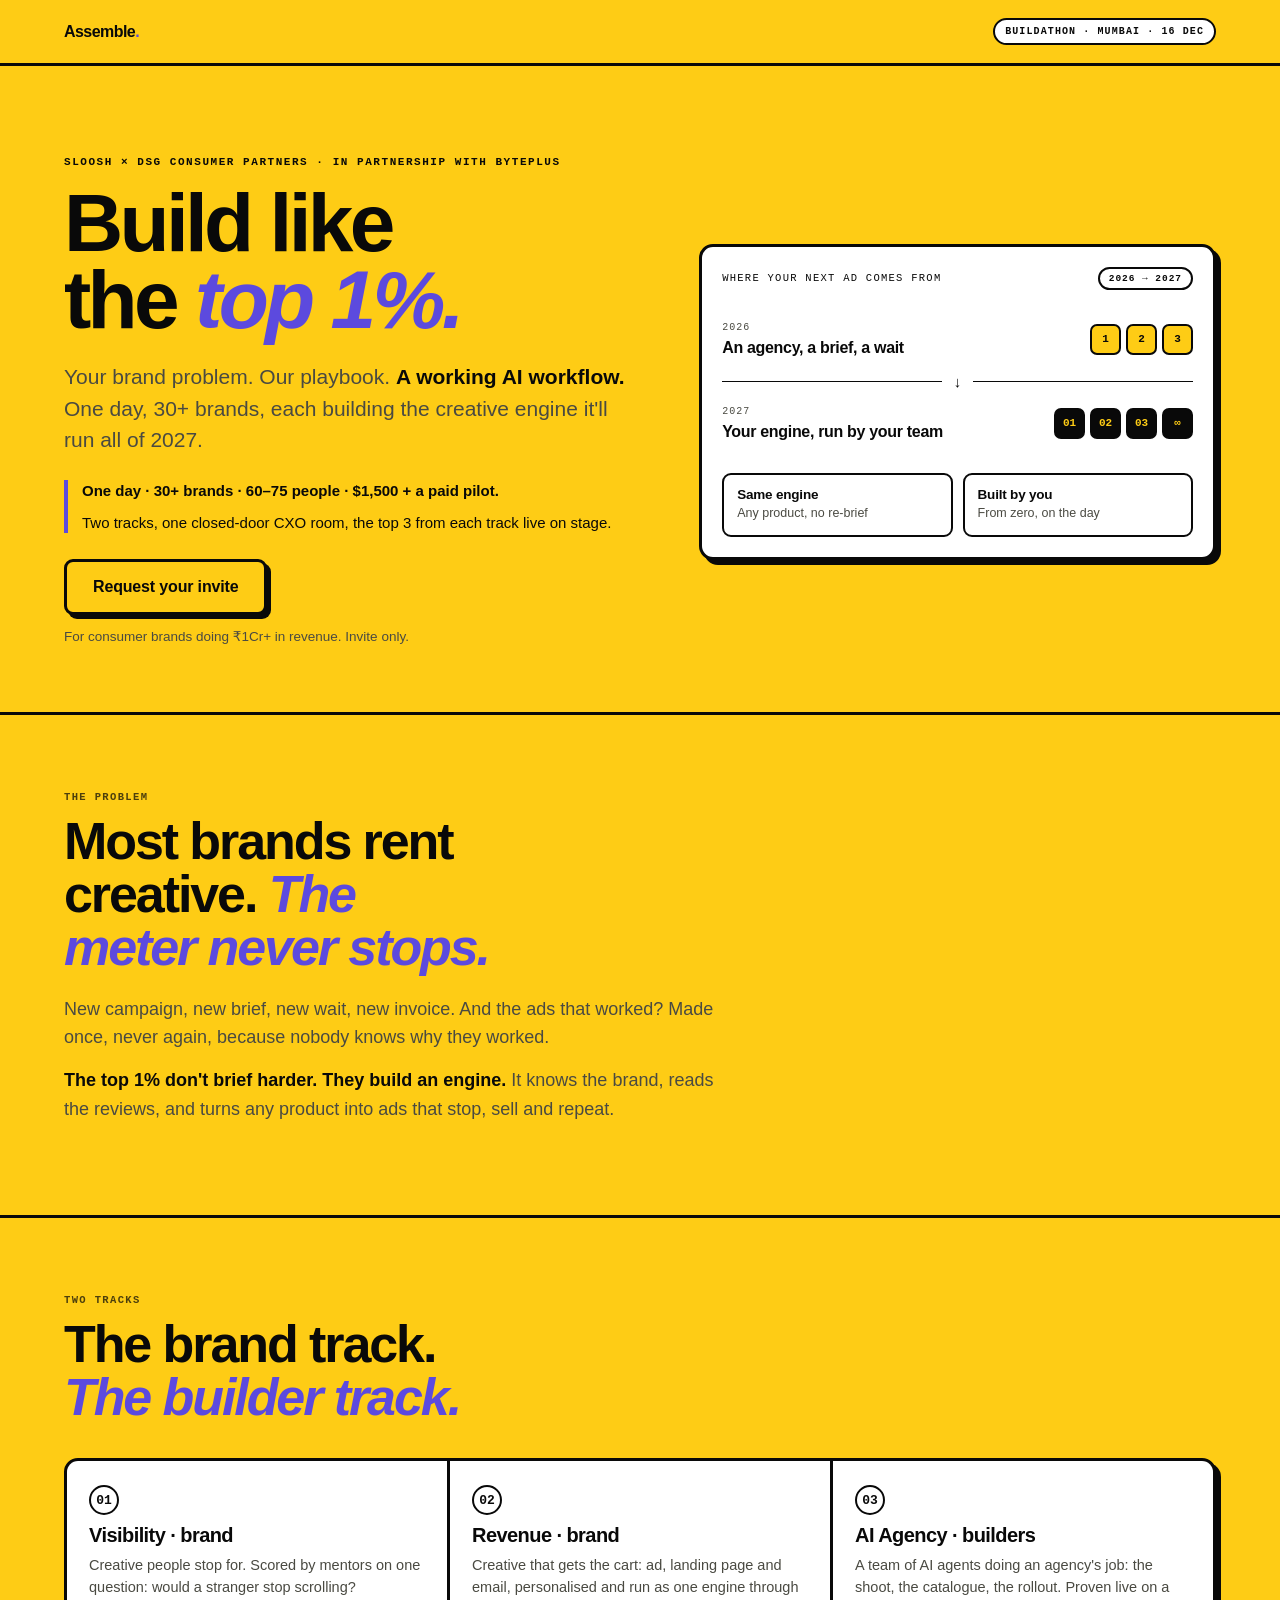
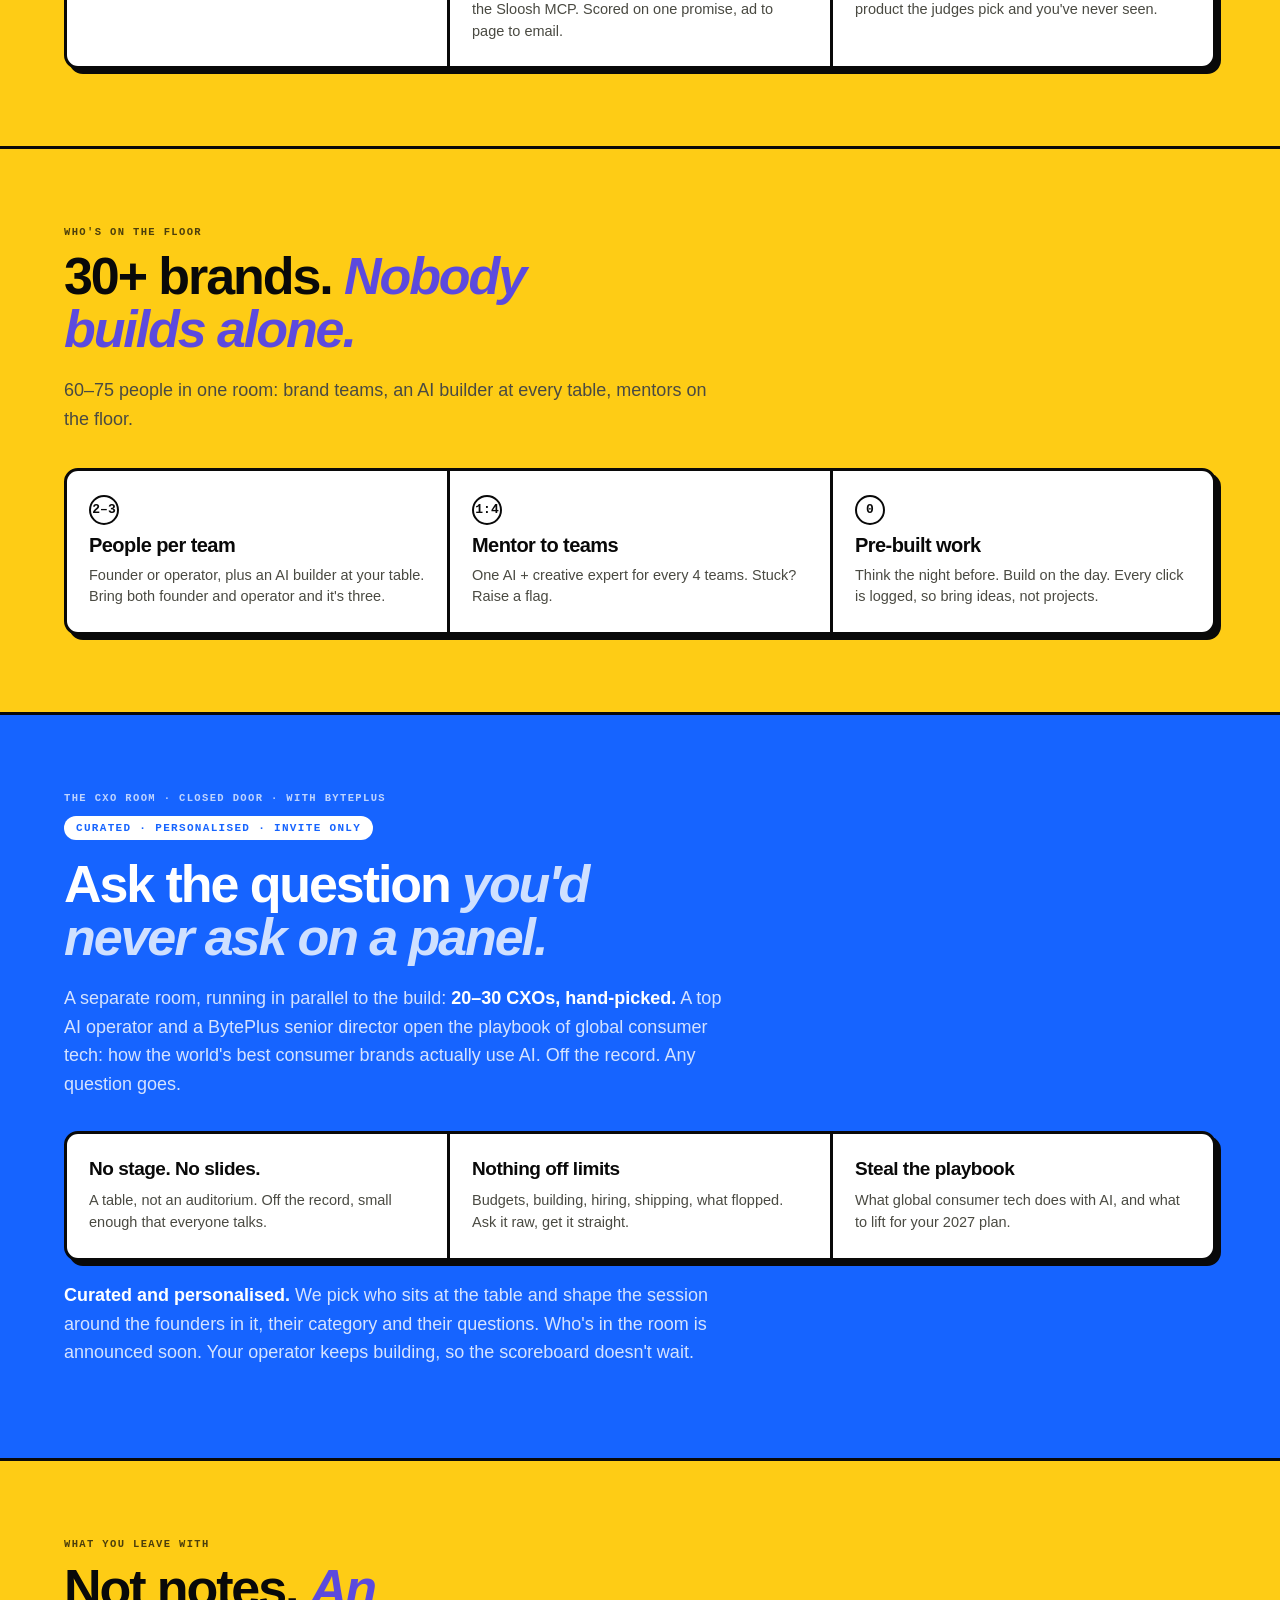
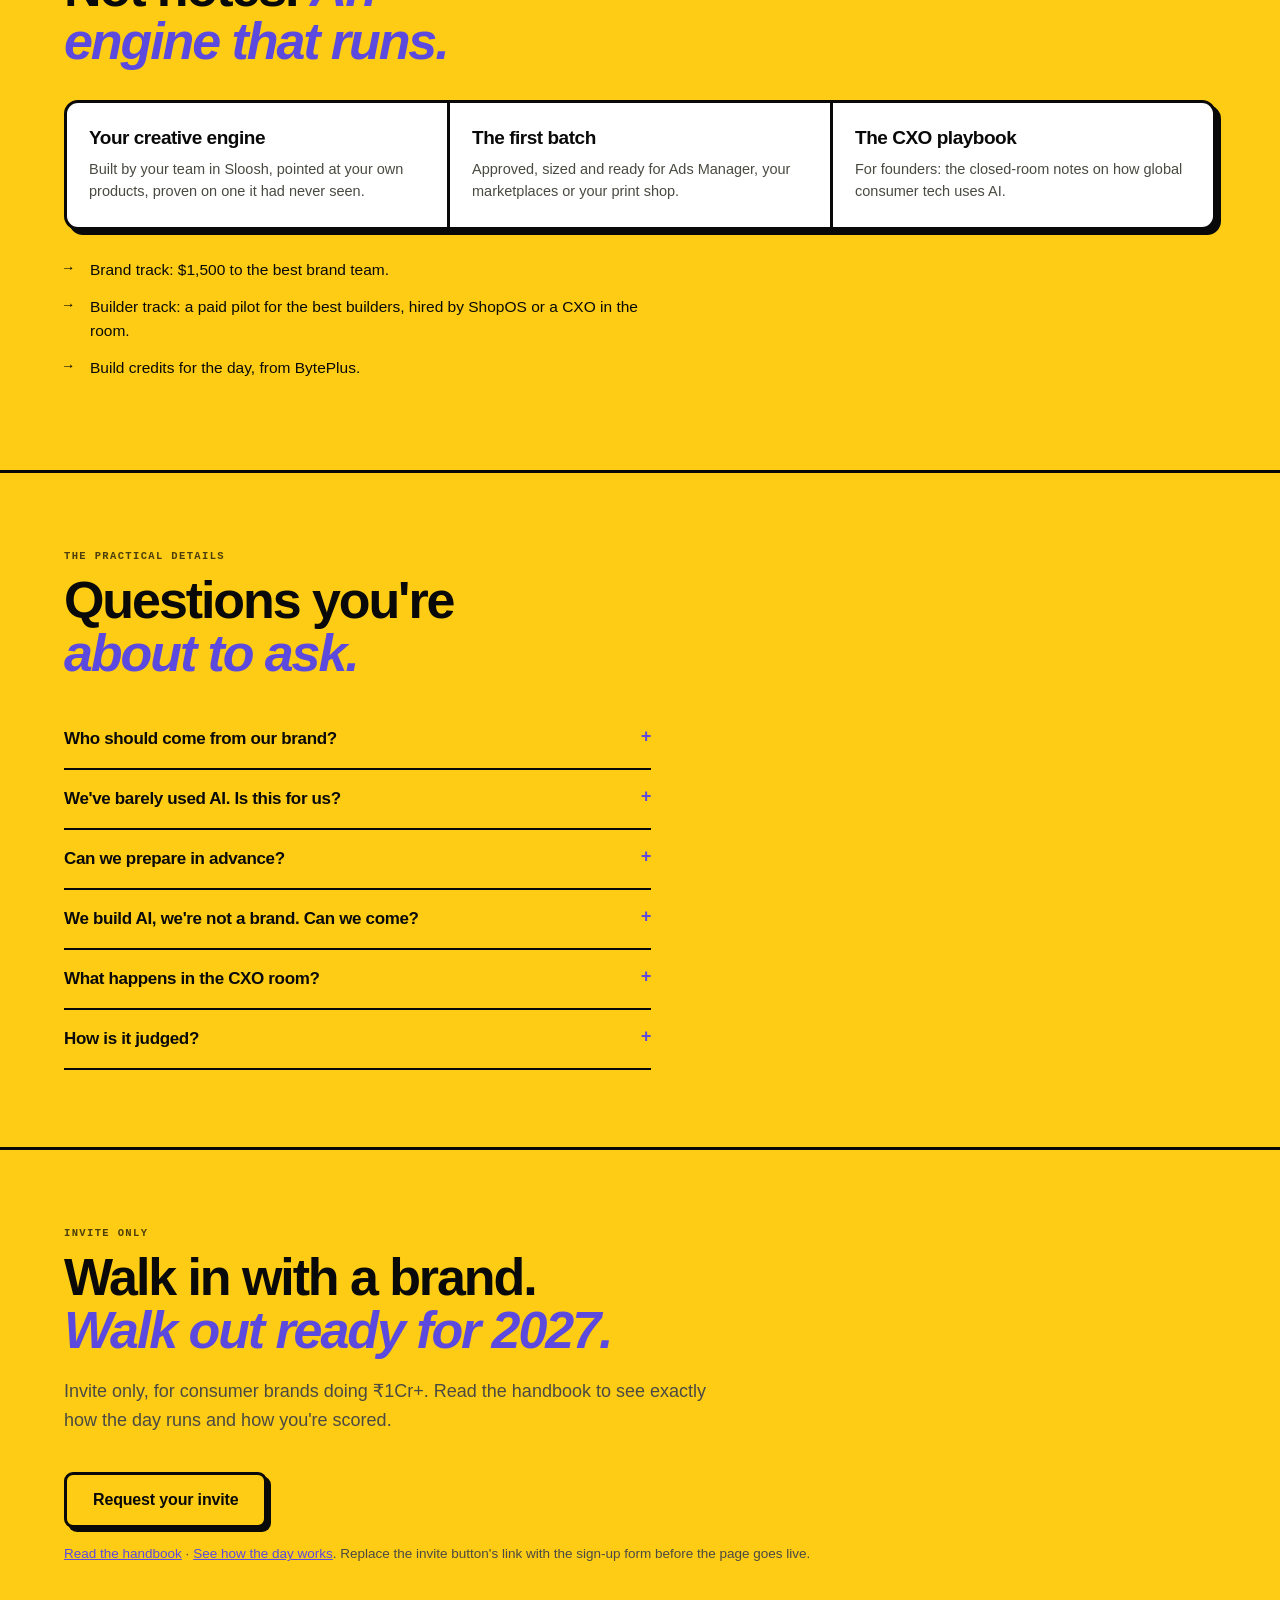
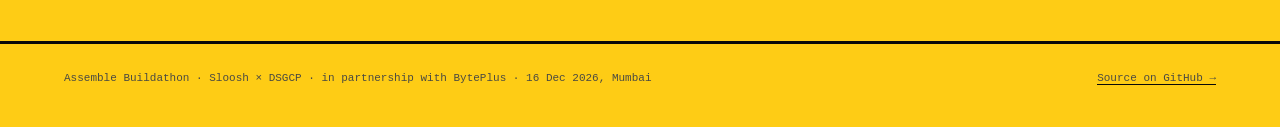
<file: index.html>
<!doctype html>
<html lang="en">
<head>
<meta charset="utf-8">
<meta name="viewport" content="width=device-width, initial-scale=1">
<title>Assemble Buildathon — build like the top 1%</title>
<meta name="description" content="Assemble Buildathon, 16 Dec 2026, Mumbai. Sloosh × DSG Consumer Partners, in partnership with BytePlus. 30+ brands build their own AI creative engine in one day, plus a closed-door CXO room. $1,500 + a paid pilot.">
<link rel="stylesheet" href="assets/sloosh.css">
<link rel="stylesheet" href="assets/pitch.css">
<link rel="icon" href="data:image/svg+xml,<svg xmlns='http://www.w3.org/2000/svg' viewBox='0 0 100 100'><text y='.9em' font-size='90'>🎯</text></svg>">
<style>
  /* the CXO room, set apart in BytePlus blue */
  .cxo { --paper:#1664FF; --ink:#FFFFFF; --dim:rgba(255,255,255,.82); --signal:#FFFFFF; --rule:#090909;
    background:var(--paper); color:var(--ink); }
  .cxo h2 em { color:#CFE0FF; }
  .cxo .offer { --card:#FFFFFF; --chip:#FFFFFF; --ink:#090909; --dim:#4A4A42; --rule:#090909; color:var(--ink); }
  .cxo .curated { display:inline-block; margin:0 0 18px; font:700 11px var(--mono); letter-spacing:.12em;
    text-transform:uppercase; color:#1664FF; background:#FFFFFF; border-radius:999px; padding:6px 12px; }
</style>
</head>
<body>

<header class="bar">
  <div class="wordmark">Assemble<i>.</i></div>
  <div class="tag">Buildathon · Mumbai · 16 Dec</div>
</header>

<main>
  <!-- HERO -->
  <section class="hero" style="border-top:0">
    <div>
      <p class="eyebrow">Sloosh × DSG Consumer Partners · in partnership with BytePlus</p>
      <h1>Build like the <em>top 1%.</em></h1>
      <p class="sub">Your brand problem. Our playbook. <strong>A working AI workflow.</strong>
        One day, 30+ brands, each building the creative engine it'll run all of 2027.</p>
      <p class="proof-line">
        <b>One day · 30+ brands · 60–75 people · $1,500 + a paid pilot.</b>
        <span>Two tracks, one closed-door CXO room, the top 3 from each track live on stage.</span>
      </p>
      <a class="cta" href="#invite">Request your invite</a>
      <p class="cta-note">For consumer brands doing ₹1Cr+ in revenue. Invite only.</p>
    </div>

    <!-- 2026 vs 2027: the argument in one glance -->
    <div class="model">
      <div class="model-head">
        <div class="t">Where your next ad comes from</div>
        <div class="live">2026 → 2027</div>
      </div>
      <div class="row">
        <div>
          <div class="lab">2026</div>
          <div class="val">An agency, a brief, a wait</div>
        </div>
        <div class="chips"><span>1</span><span>2</span><span>3</span></div>
      </div>
      <div class="divider"><hr><span>↓</span><hr></div>
      <div class="row">
        <div>
          <div class="lab">2027</div>
          <div class="val">Your engine, run by your team</div>
        </div>
        <div class="chips solved"><span>01</span><span>02</span><span>03</span><span>∞</span></div>
      </div>
      <div class="model-foot">
        <div><div class="k">Same engine</div><div class="v">Any product, no re-brief</div></div>
        <div><div class="k">Built by you</div><div class="v">From zero, on the day</div></div>
      </div>
    </div>
  </section>

  <!-- THE PROBLEM -->
  <section>
    <p class="kicker">The problem</p>
    <h2>Most brands rent creative. <em>The meter never stops.</em></h2>
    <p class="body-copy">New campaign, new brief, new wait, new invoice. And the ads that
      worked? Made once, never again, because nobody knows why they worked.</p>
    <p class="body-copy"><strong>The top 1% don't brief harder. They build an engine.</strong>
      It knows the brand, reads the reviews, and turns any product into ads that stop, sell and
      repeat.</p>
  </section>

  <!-- THE TRACKS -->
  <section>
    <p class="kicker">Two tracks</p>
    <h2>The brand track. <em>The builder track.</em></h2>
    <div class="steps">
      <div>
        <div class="n">01</div>
        <div class="h">Visibility · brand</div>
        <p class="p">Creative people stop for. Scored by mentors on one question: would a
          stranger stop scrolling?</p>
      </div>
      <div>
        <div class="n">02</div>
        <div class="h">Revenue · brand</div>
        <p class="p">Creative that gets the cart: ad, landing page and email, personalised and
          run as one engine through the Sloosh MCP. Scored on one promise, ad to page to email.</p>
      </div>
      <div>
        <div class="n">03</div>
        <div class="h">AI Agency · builders</div>
        <p class="p">A team of AI agents doing an agency's job: the shoot, the catalogue, the
          rollout. Proven live on a product the judges pick and you've never seen.</p>
      </div>
    </div>
  </section>

  <!-- THE ROOM -->
  <section>
    <p class="kicker">Who's on the floor</p>
    <h2>30+ brands. <em>Nobody builds alone.</em></h2>
    <p class="body-copy">60–75 people in one room: brand teams, an AI builder at every table, mentors on the floor.</p>
    <div class="steps">
      <div>
        <div class="n">2–3</div>
        <div class="h">People per team</div>
        <p class="p">Founder or operator, plus an AI builder at your table. Bring both founder and operator and it's three.</p>
      </div>
      <div>
        <div class="n">1:4</div>
        <div class="h">Mentor to teams</div>
        <p class="p">One AI + creative expert for every 4 teams. Stuck? Raise a flag.</p>
      </div>
      <div>
        <div class="n">0</div>
        <div class="h">Pre-built work</div>
        <p class="p">Think the night before. Build on the day. Every click is logged, so bring
          ideas, not projects.</p>
      </div>
    </div>
  </section>

  <!-- CXO TRACK: set apart in BytePlus blue -->
  <section class="cxo">
    <p class="kicker">The CXO room · closed door · with BytePlus</p>
    <p class="curated">Curated · personalised · invite only</p>
    <h2>Ask the question <em>you'd never ask on a panel.</em></h2>
    <p class="body-copy">A separate room, running in parallel to the build: <strong>20–30 CXOs,
      hand-picked.</strong> A top AI operator and a BytePlus senior director open the playbook of global consumer tech: how the
      world's best consumer brands actually use AI. Off the record. Any question goes.</p>
    <div class="offer">
      <div>
        <div class="h">No stage. No slides.</div>
        <p class="p">A table, not an auditorium. Off the record, small enough that everyone
          talks.</p>
      </div>
      <div>
        <div class="h">Nothing off limits</div>
        <p class="p">Budgets, building, hiring, shipping, what flopped. Ask it raw, get it
          straight.</p>
      </div>
      <div>
        <div class="h">Steal the playbook</div>
        <p class="p">What global consumer tech does with AI, and what to lift for your 2027
          plan.</p>
      </div>
    </div>
    <p class="body-copy" style="margin-top:20px"><strong>Curated and personalised.</strong> We pick
      who sits at the table and shape the session around the founders in it, their category and
      their questions. Who's in the room is announced soon. Your operator keeps building, so the
      scoreboard doesn't wait.</p>
  </section>

  <!-- WHAT YOU GET -->
  <section>
    <p class="kicker">What you leave with</p>
    <h2>Not notes. <em>An engine that runs.</em></h2>
    <div class="offer">
      <div>
        <div class="h">Your creative engine</div>
        <p class="p">Built by your team in Sloosh, pointed at your own products, proven on one
          it had never seen.</p>
      </div>
      <div>
        <div class="h">The first batch</div>
        <p class="p">Approved, sized and ready for Ads Manager, your marketplaces or your
          print shop.</p>
      </div>
      <div>
        <div class="h">The CXO playbook</div>
        <p class="p">For founders: the closed-room notes on how global consumer tech uses AI.</p>
      </div>
    </div>
    <ul class="checks">
      <li>Brand track: $1,500 to the best brand team.</li>
      <li>Builder track: a paid pilot for the best builders, hired by ShopOS or a CXO in the room.</li>
      <li>Build credits for the day, from BytePlus.</li>
    </ul>
  </section>

  <!-- FAQ -->
  <section>
    <p class="kicker">The practical details</p>
    <h2>Questions you're <em>about to ask.</em></h2>
    <div class="faq">
      <details>
        <summary>Who should come from our brand?</summary>
        <p>The founder or whoever runs creative, or both. We pair every team with an AI builder, so a team is 2 or 3 people.</p>
      </details>
      <details>
        <summary>We've barely used AI. Is this for us?</summary>
        <p>Yes. Every team gets an AI builder at the table, and mentors are on the floor all day.</p>
      </details>
      <details>
        <summary>Can we prepare in advance?</summary>
        <p>Think, don't build. You get your track and a problem prompt the day before. Platform
          access opens on the morning, every workspace is logged, and pre-built work is
          disqualified.</p>
      </details>
      <details>
        <summary>We build AI, we're not a brand. Can we come?</summary>
        <p>Yes: the builder track. Bring a team of 2 or 3 and build an AI agency in a day, in front
          of 20–30 CXOs who are hiring for exactly this.</p>
      </details>
      <details>
        <summary>What happens in the CXO room?</summary>
        <p>A closed-door session for founders and CXOs with consumer-tech and AI leaders. Off the
          record, no slides, any question goes.</p>
      </details>
      <details>
        <summary>How is it judged?</summary>
        <p>Submit by 4 PM. Mentors score every team on its track. The top 3 teams from each track then present live to the room and the panel. The full rubric is in the handbook.</p>
      </details>
    </div>
  </section>

  <!-- CLOSE -->
  <section class="close" id="invite">
    <p class="kicker">Invite only</p>
    <h2>Walk in with a brand. <em>Walk out ready for 2027.</em></h2>
    <p class="body-copy">Invite only, for consumer brands doing ₹1Cr+. Read the handbook to see
      exactly how the day runs and how you're scored.</p>
    <p style="margin-top:28px">
      <a class="cta" href="#invite">Request your invite</a>
    </p>
    <p class="cta-note"><a href="handbook/">Read the handbook</a> · <a href="flow/">See how the day works</a>.
      Replace the invite button's link with the sign-up form before the page goes live.</p>
  </section>
</main>

<footer>
  <div>Assemble Buildathon · Sloosh × DSGCP · in partnership with BytePlus · 16 Dec 2026, Mumbai</div>
  <div><a href="https://github.com/arth6025/buildathon-handbook">Source on GitHub →</a></div>
</footer>

<div class="sticky"><a class="cta" href="#invite">Request your invite</a></div>

</body>
</html>
</file>
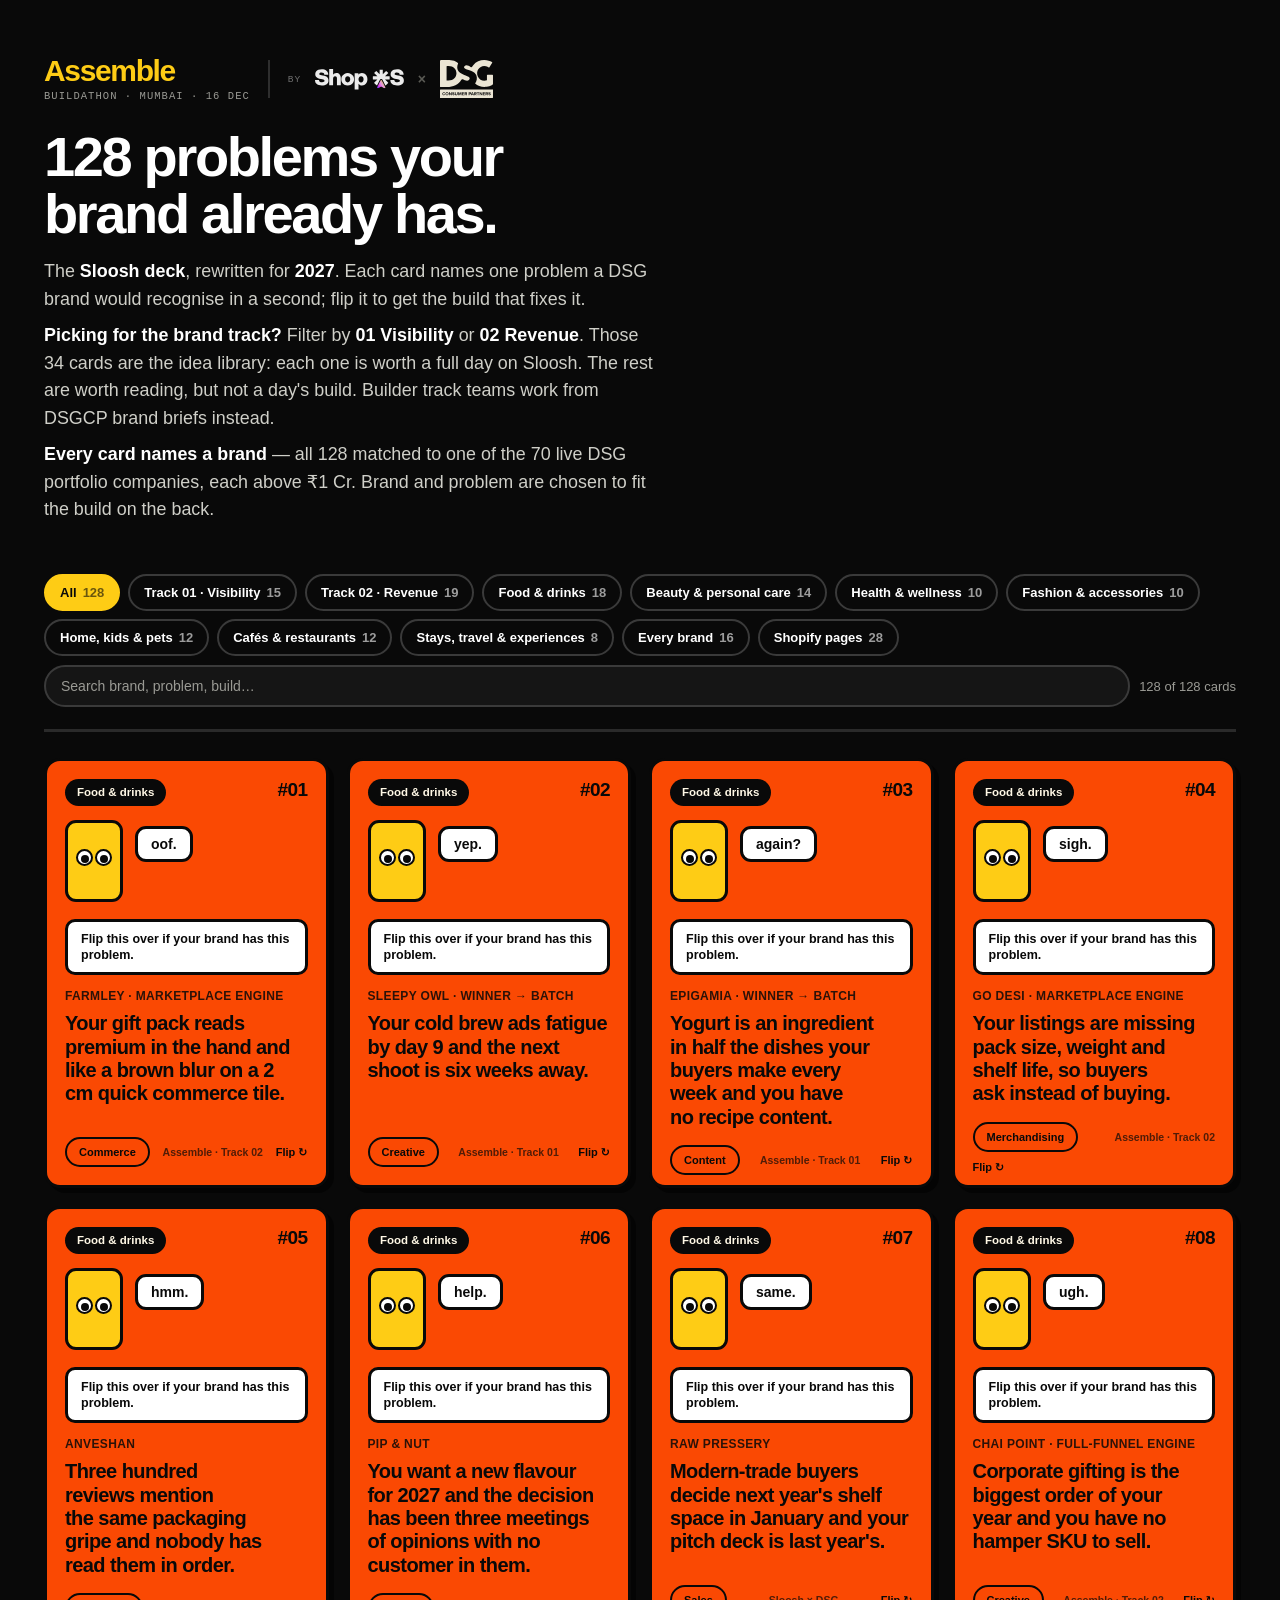
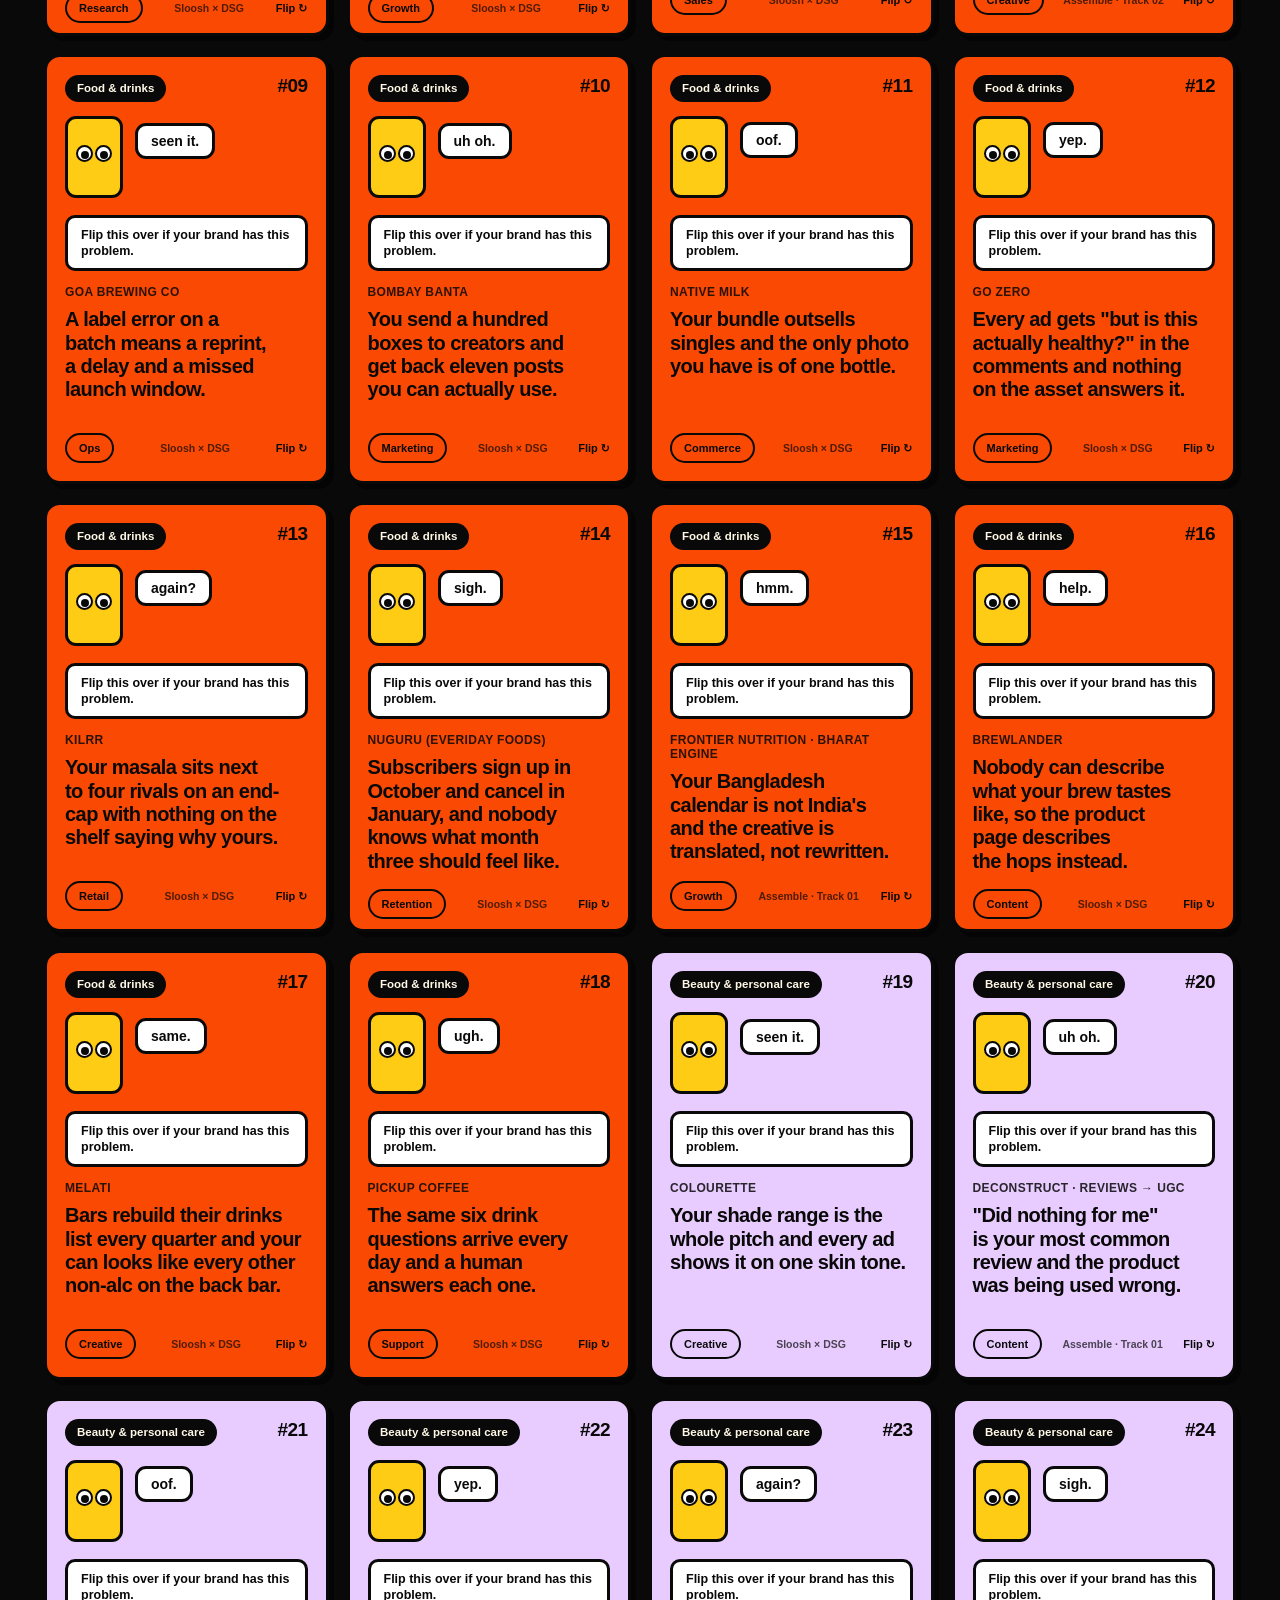
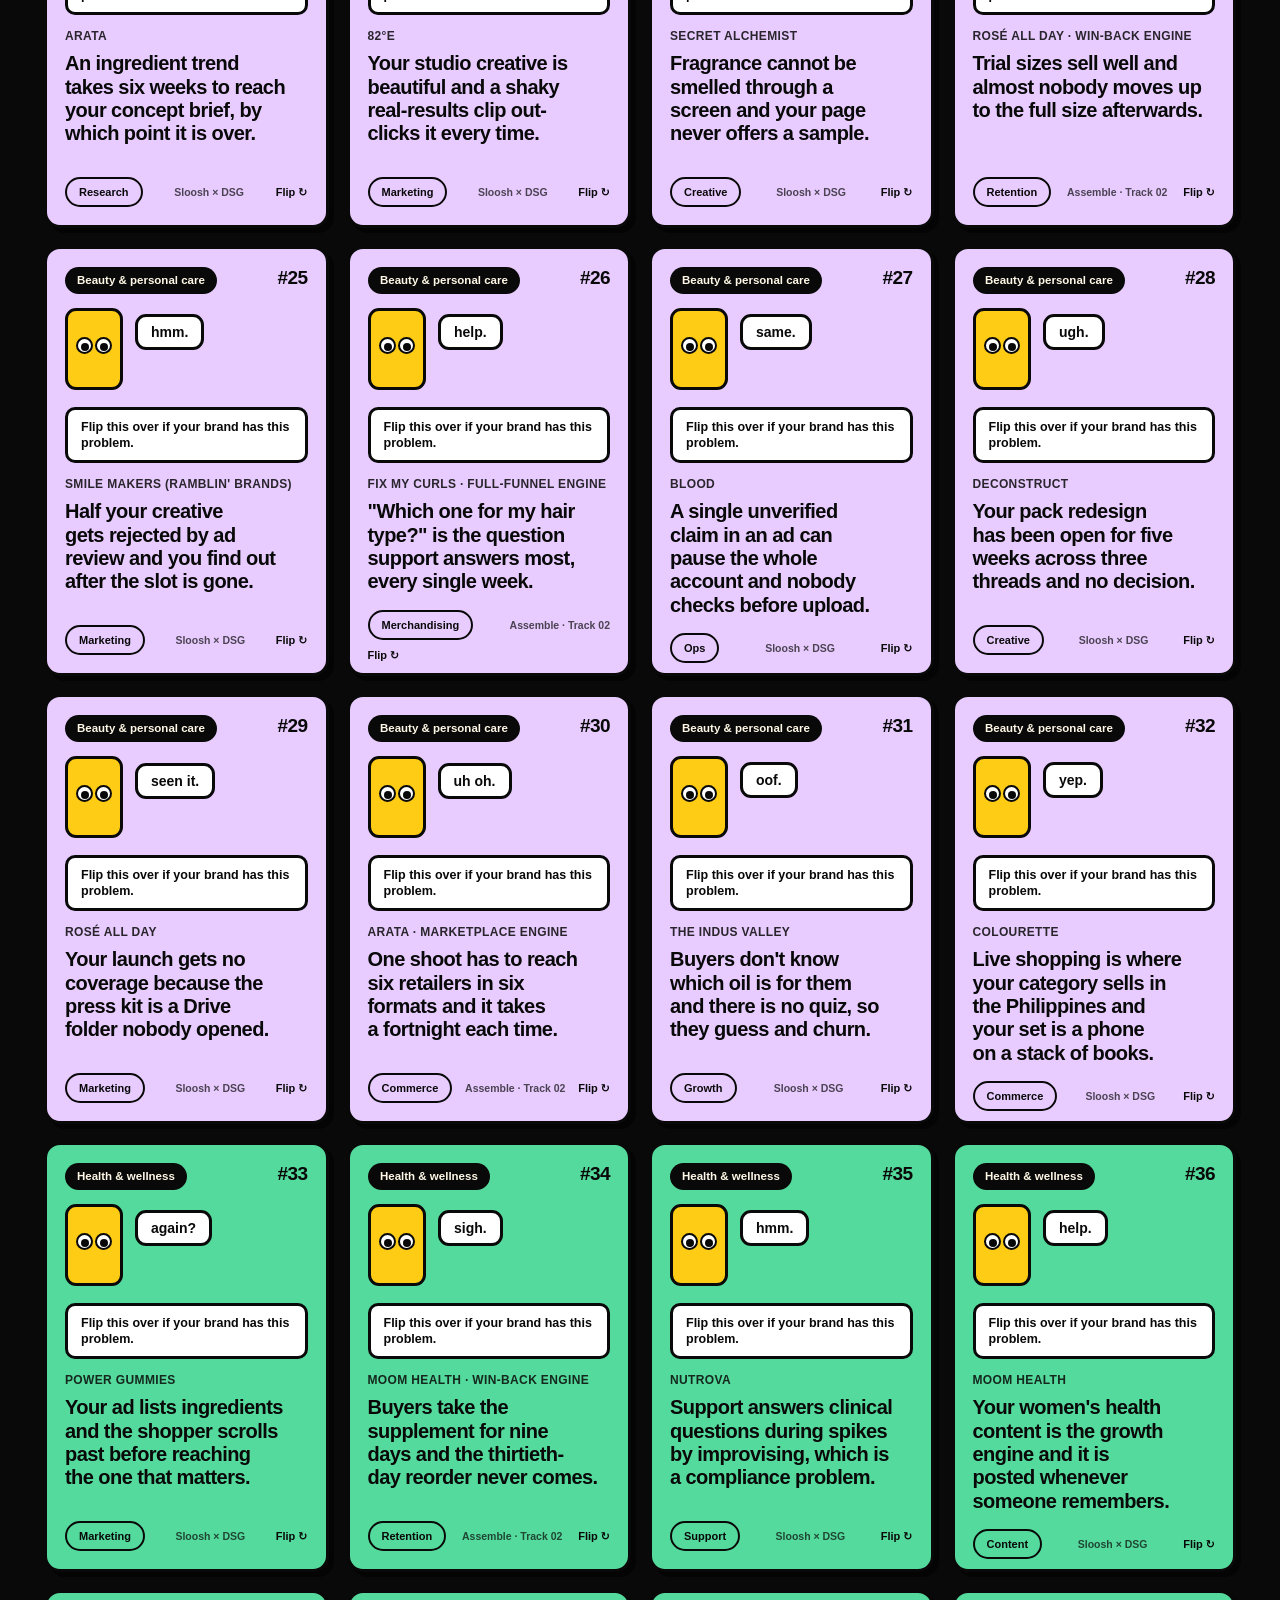
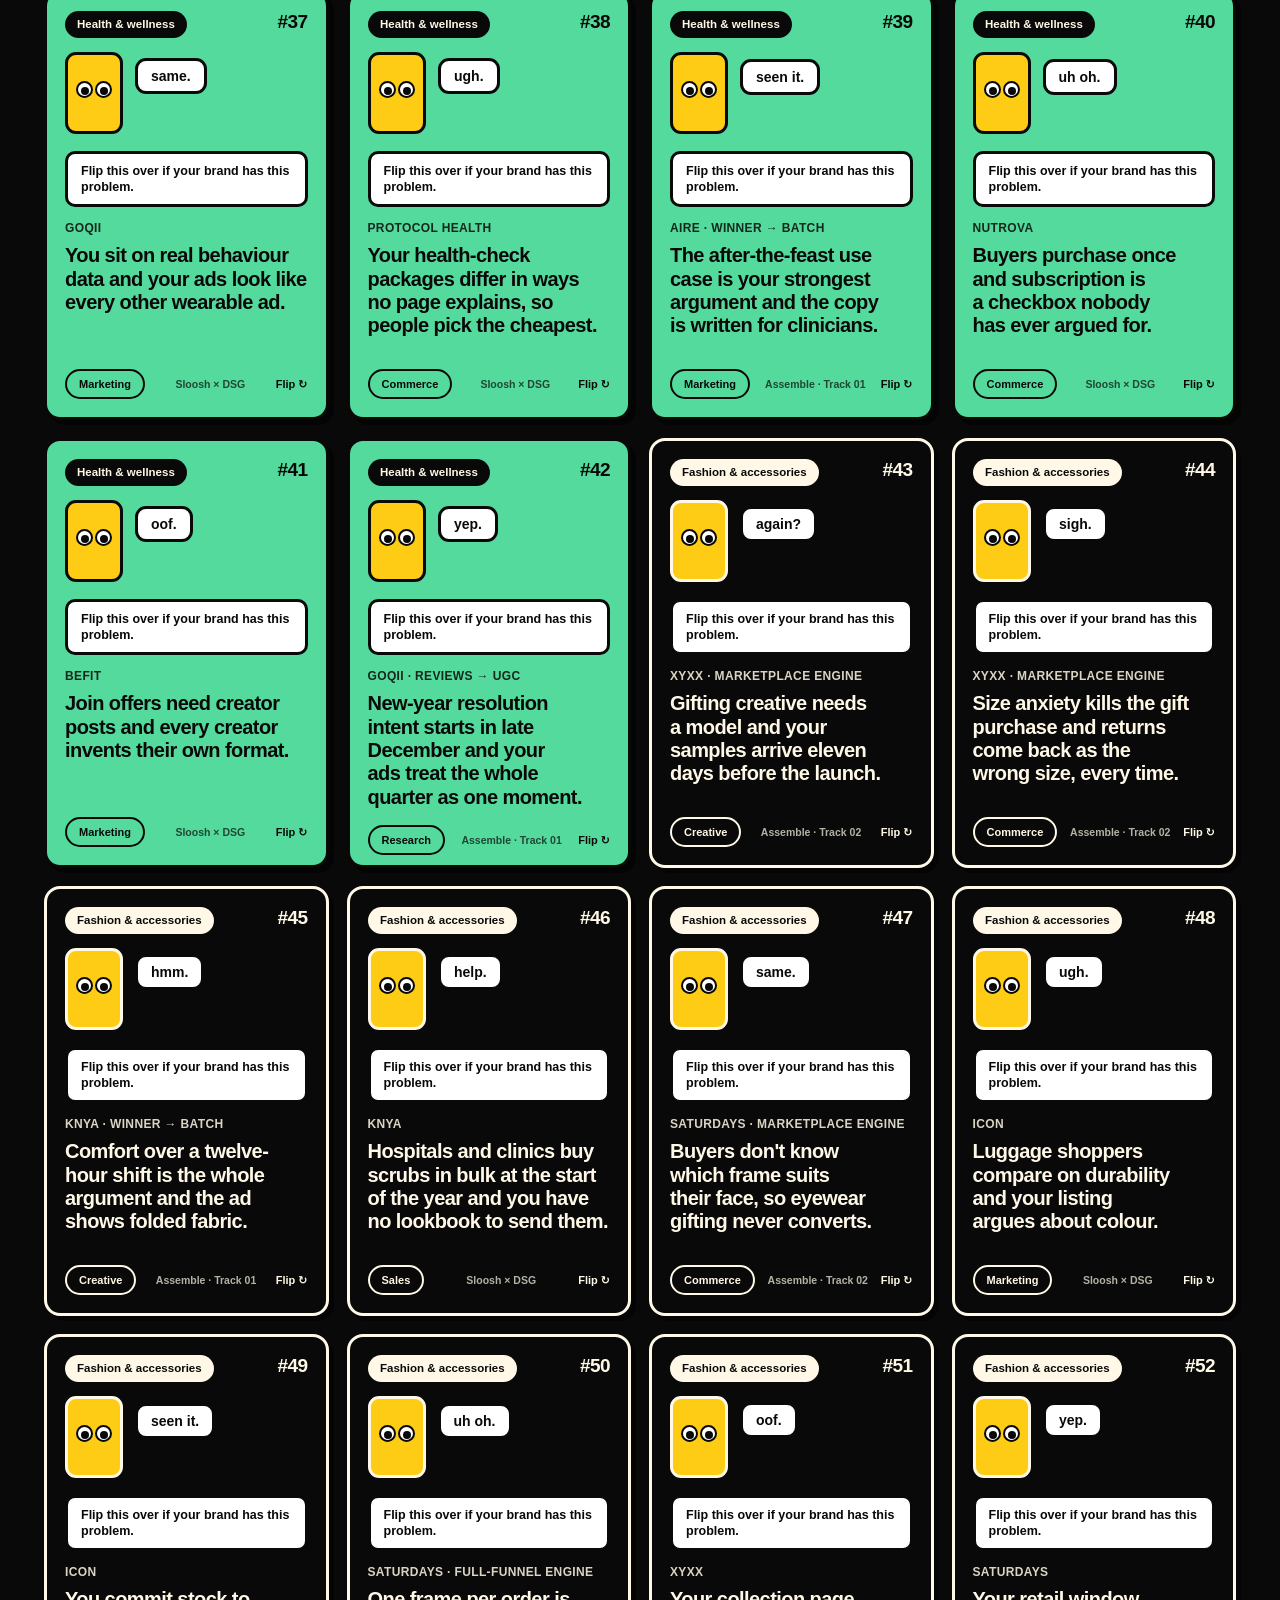
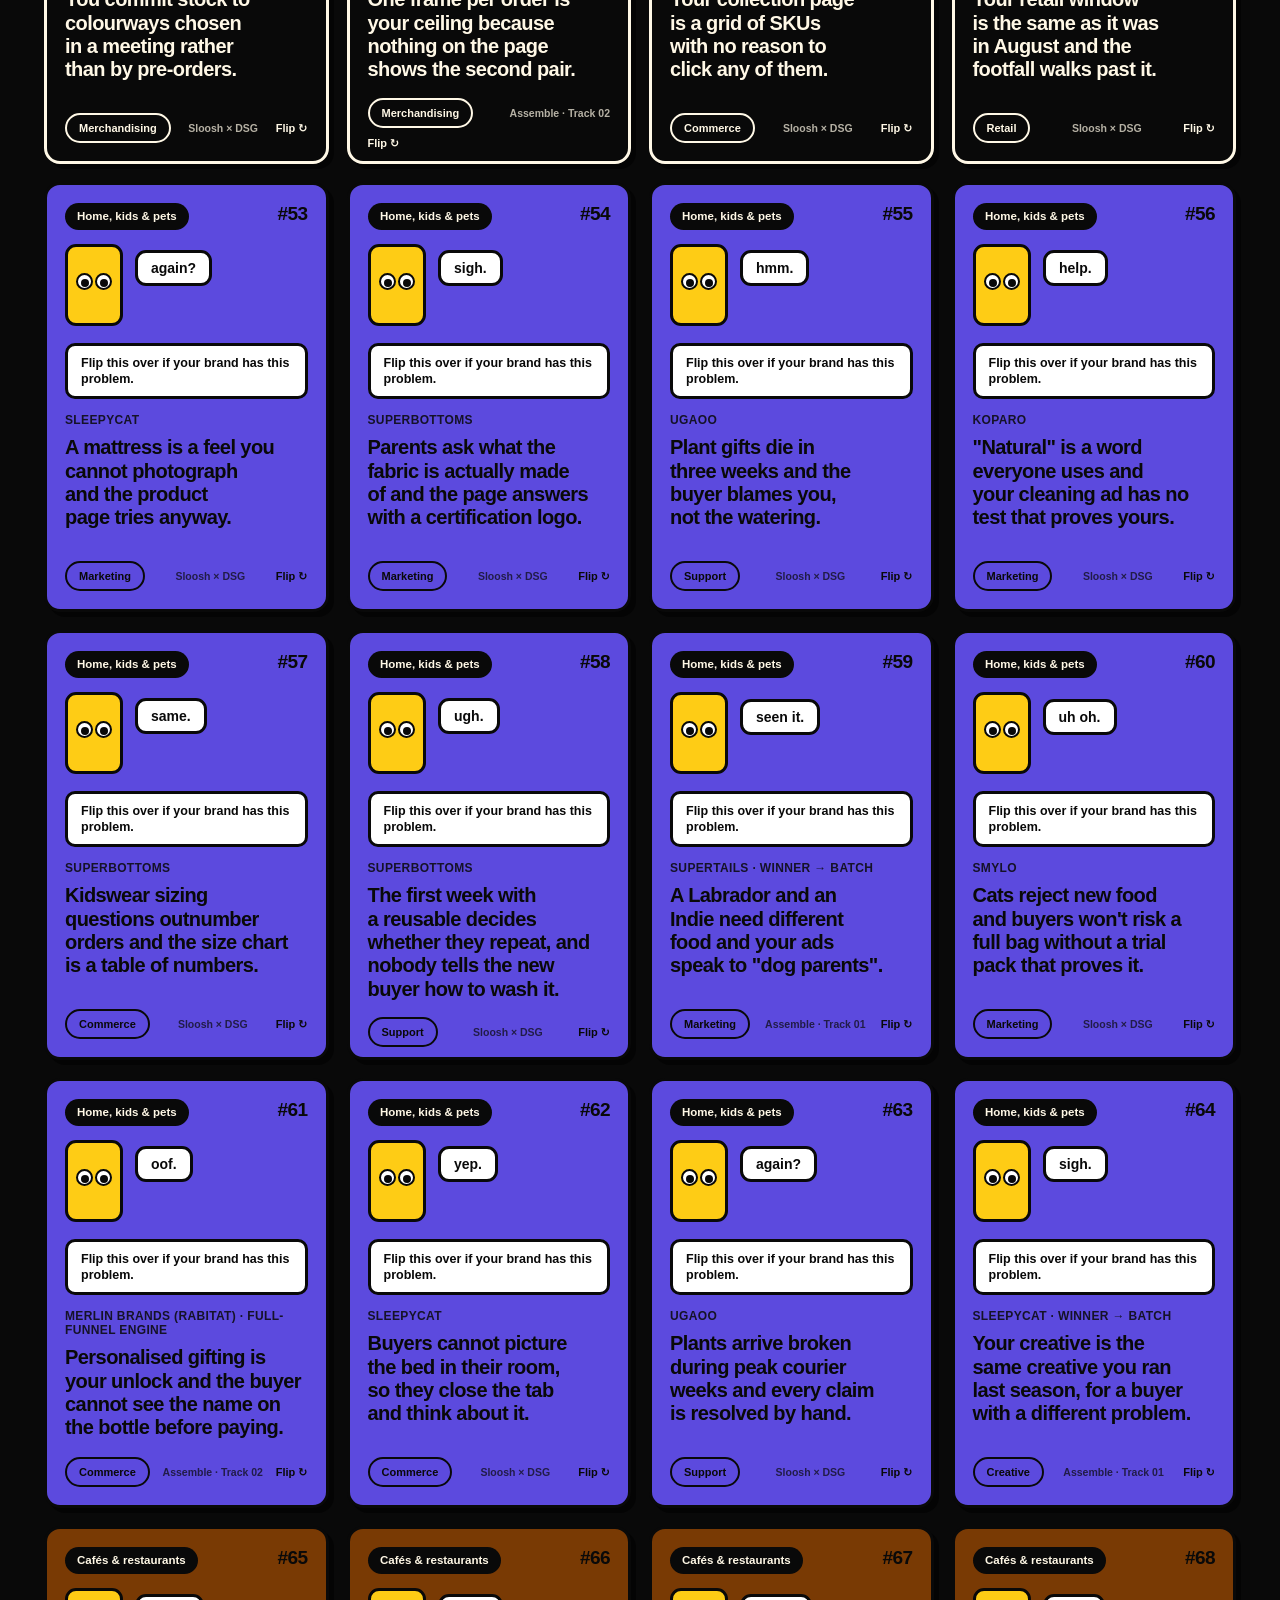
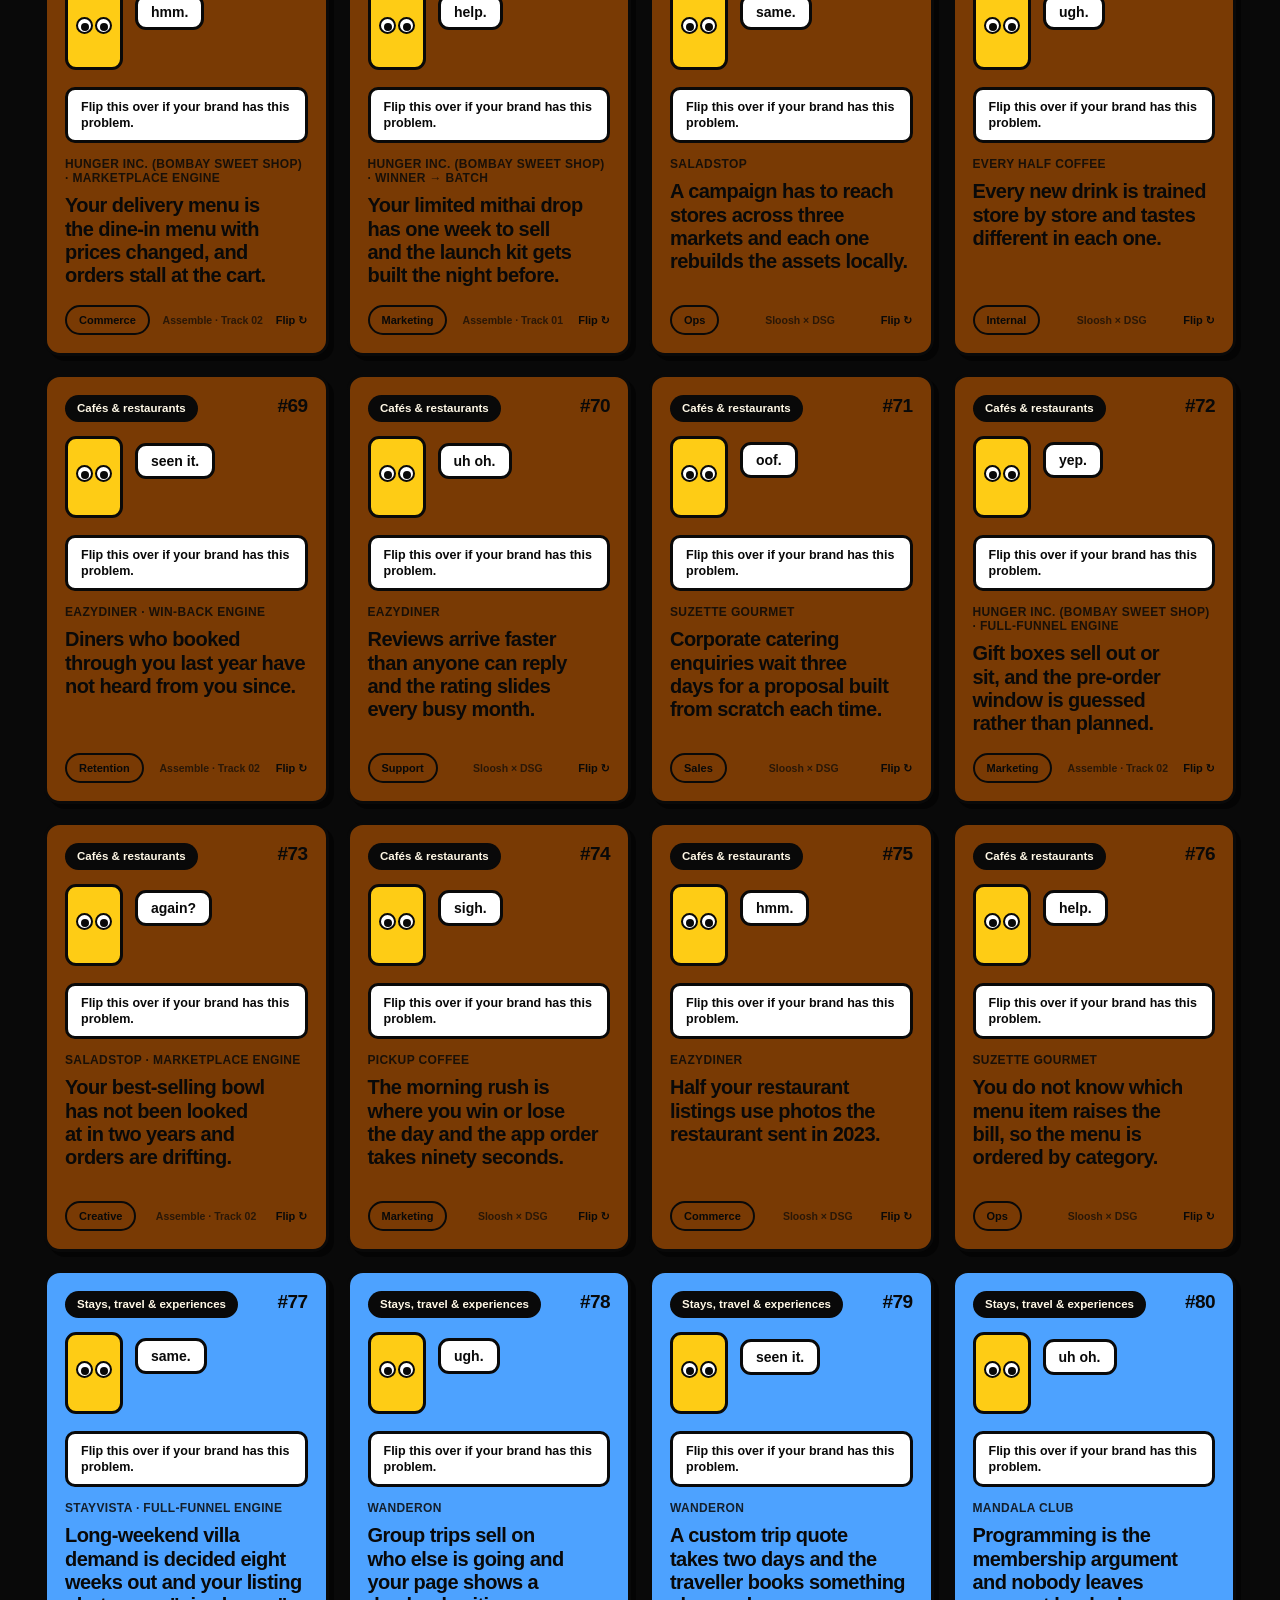
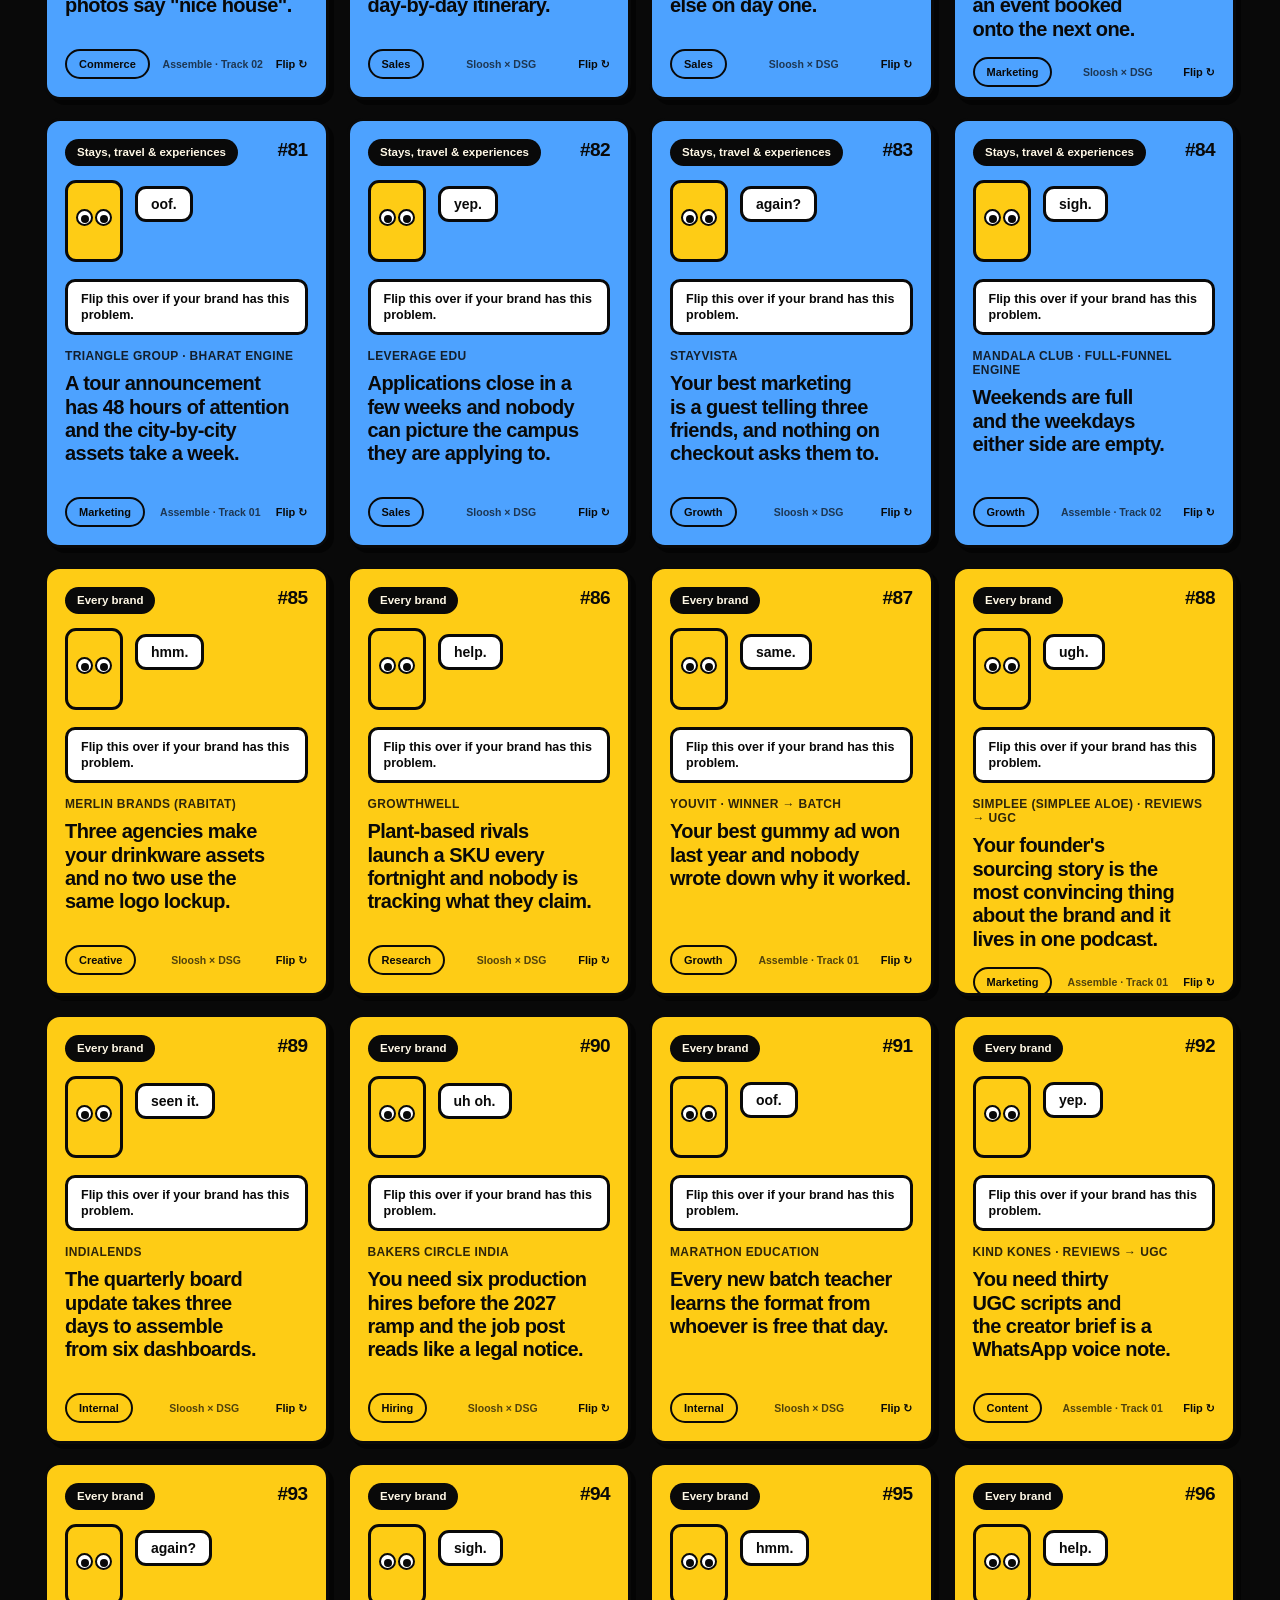
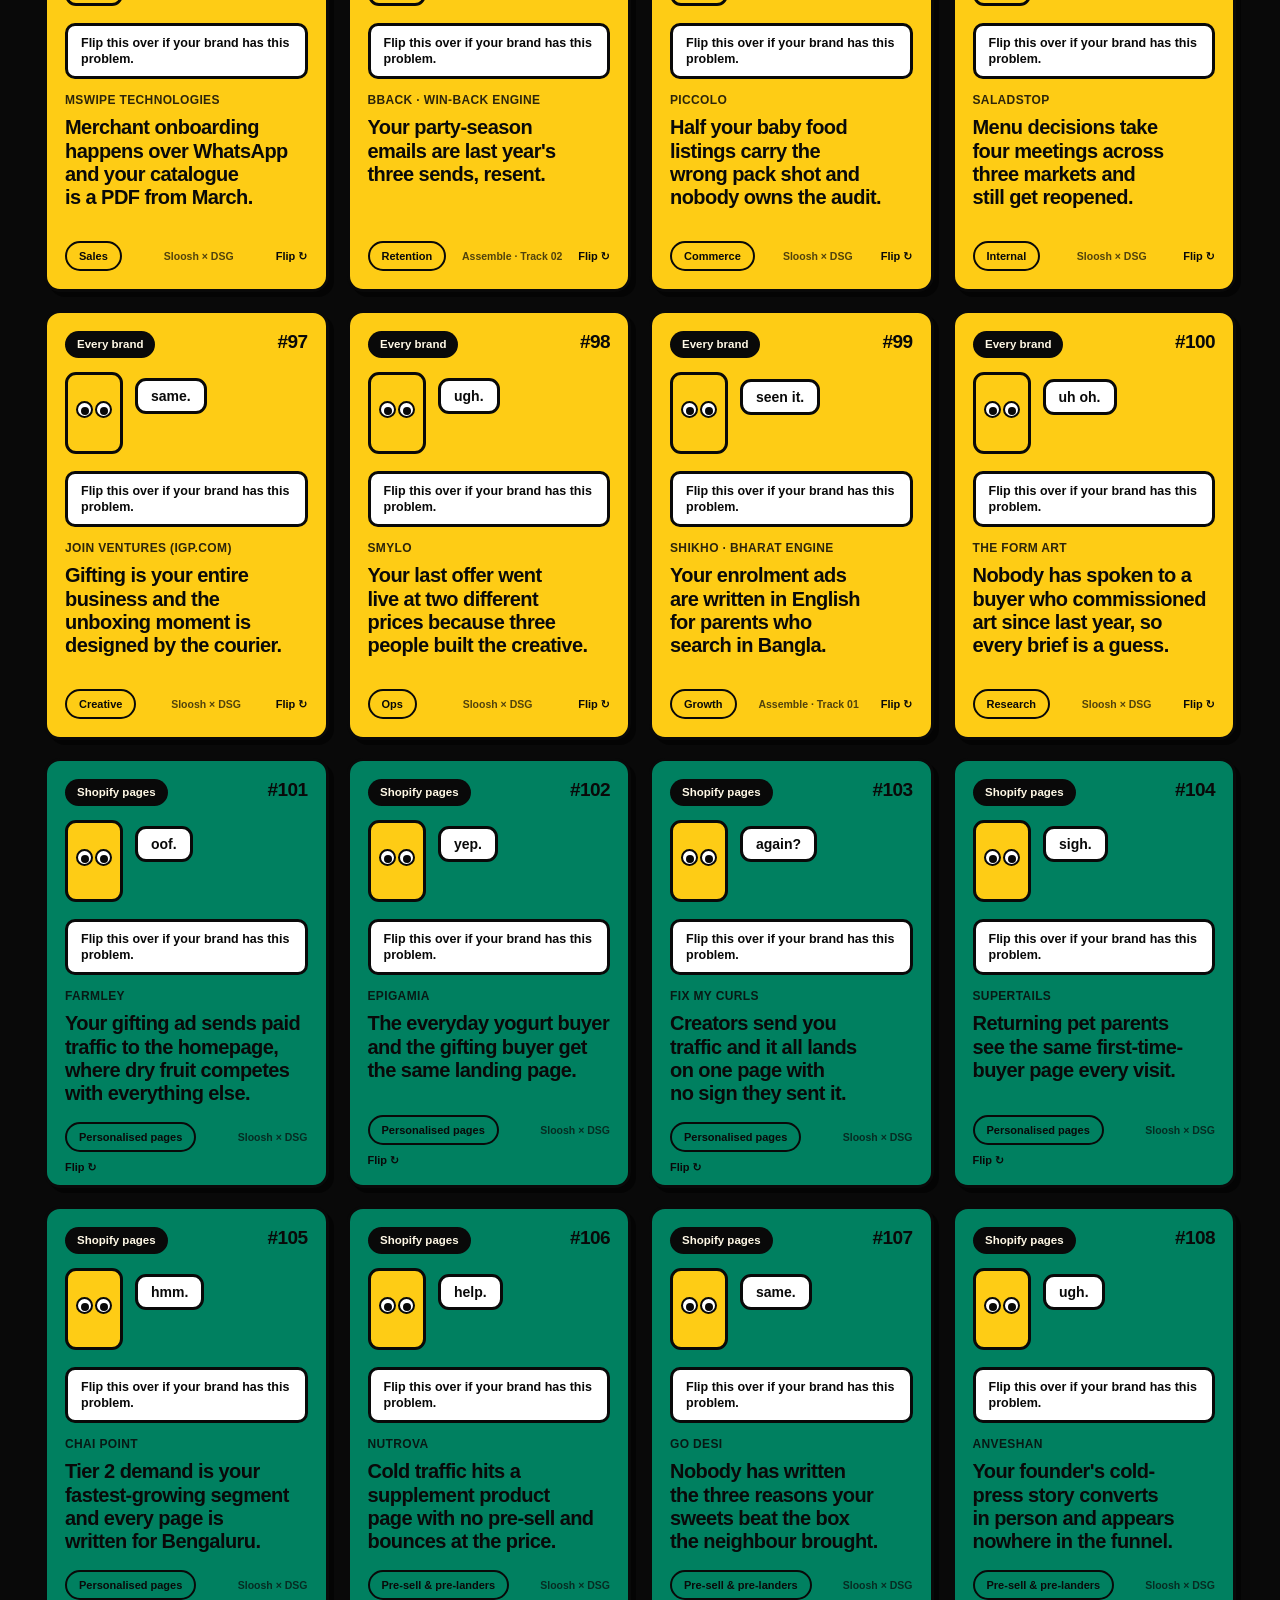
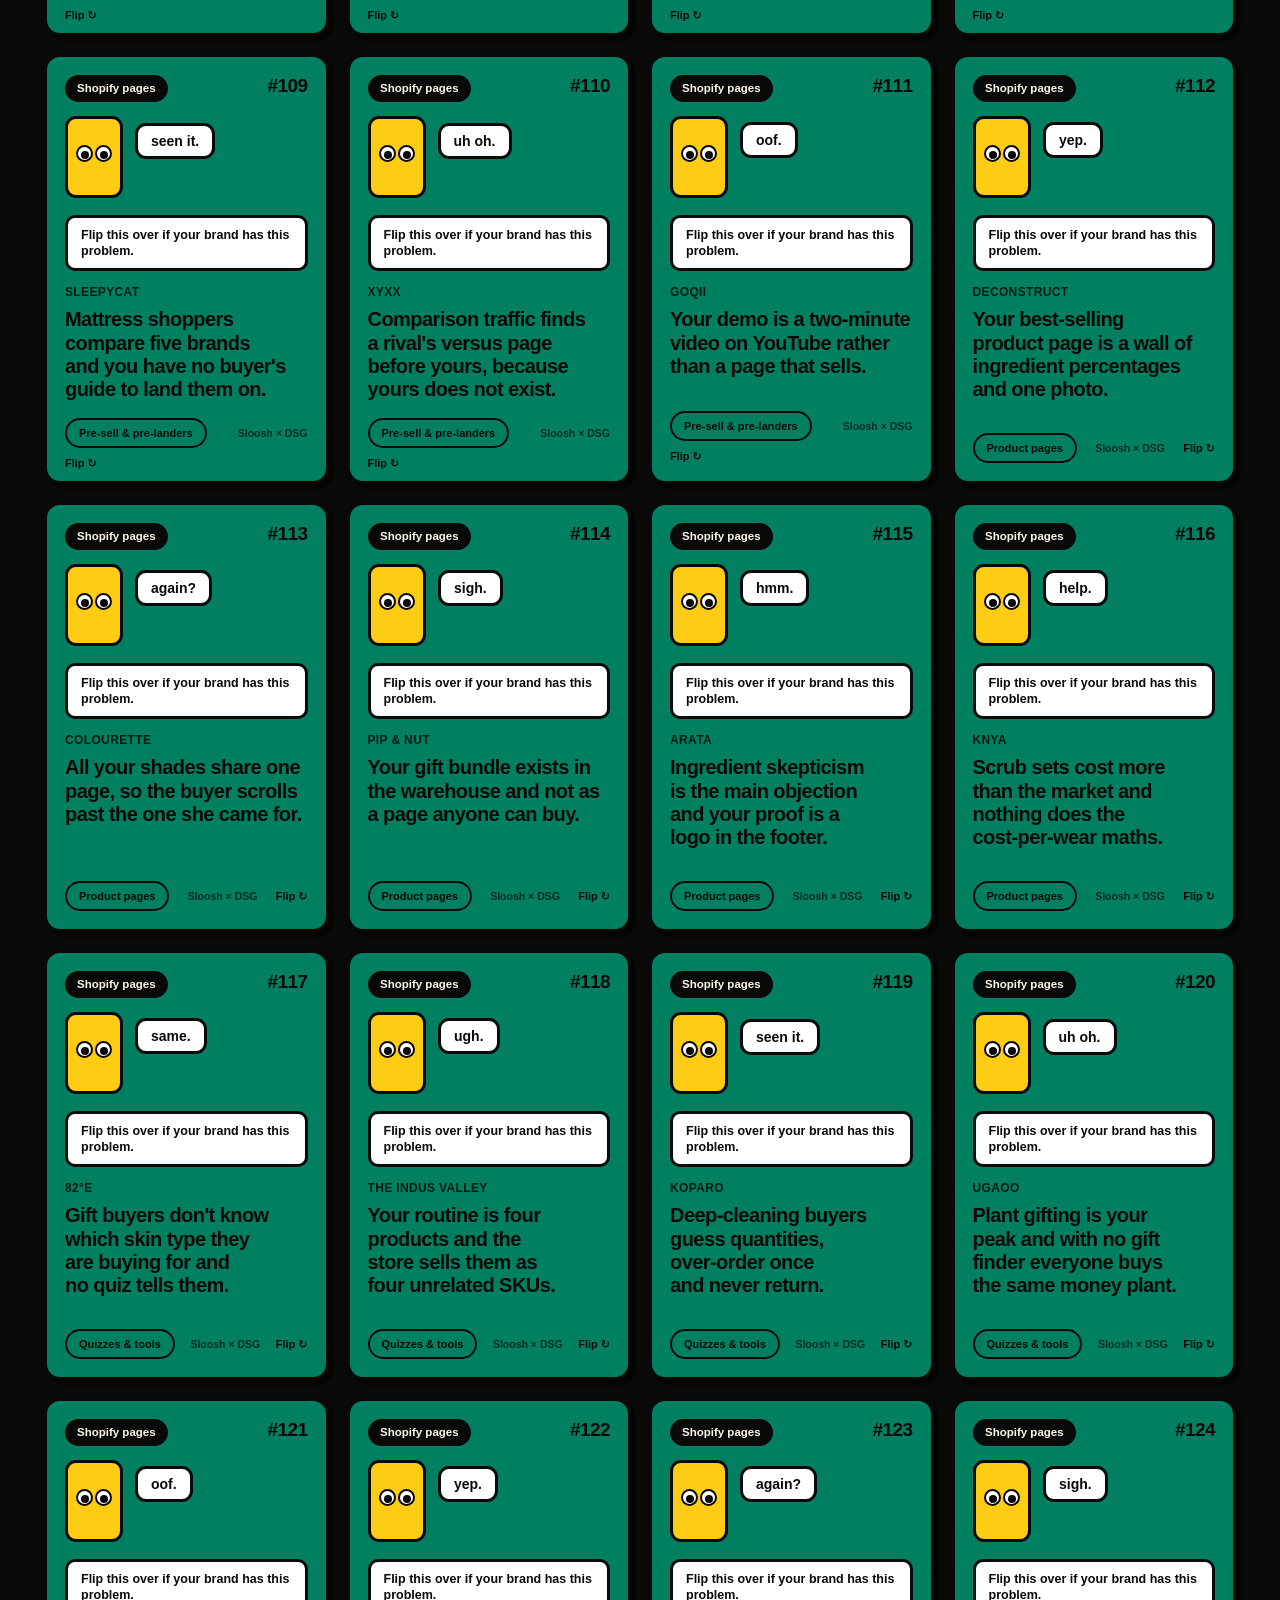
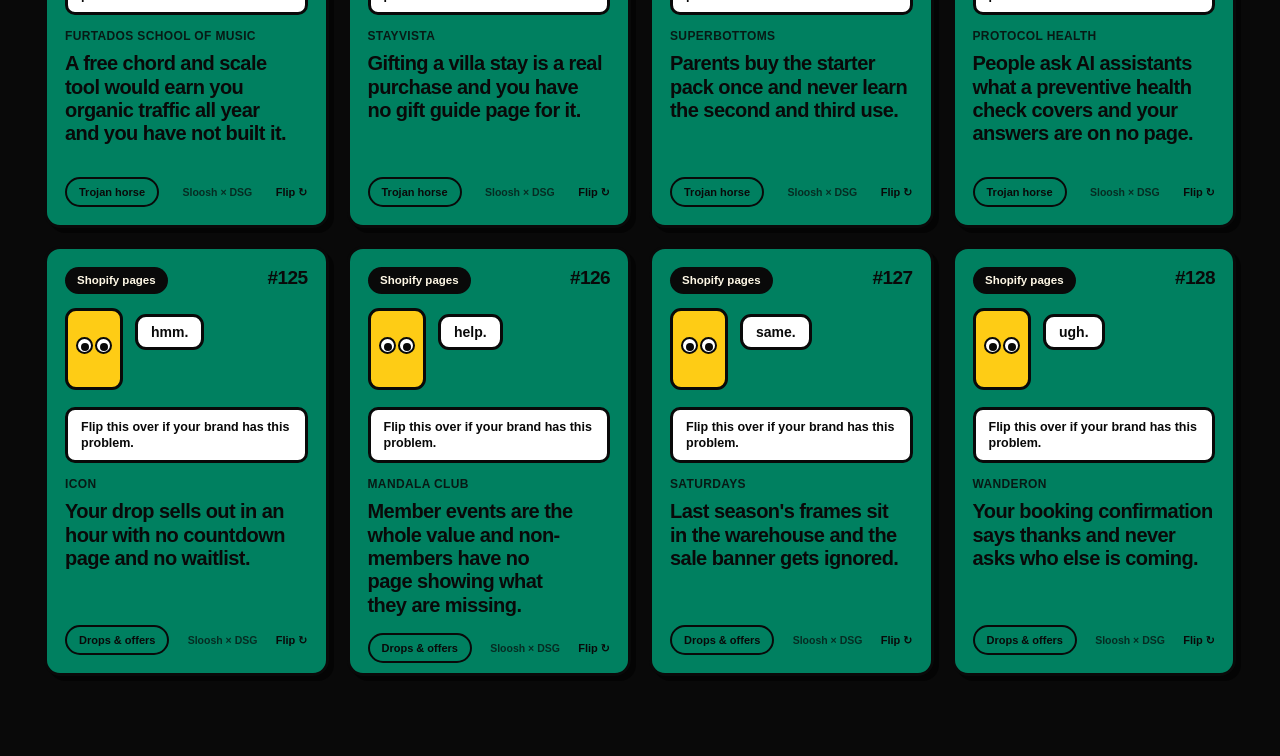
<file: cards/index.html>
<!doctype html>
<html lang="en">
<head>
<meta charset="utf-8">
<meta name="viewport" content="width=device-width, initial-scale=1">
<title>128 problems your brand already has — Assemble Buildathon</title>
<meta name="description" content="128 problem cards for DSG portfolio brands. Each card names one problem. Flip it to get the build that fixes it.">
<link rel="stylesheet" href="../assets/sloosh.css">
<link rel="stylesheet" href="../assets/cards.css">
<link rel="stylesheet" href="cards.css">
<link rel="icon" href="data:image/svg+xml,<svg xmlns='http://www.w3.org/2000/svg' viewBox='0 0 100 100'><text y='.9em' font-size='90'>👀</text></svg>">
</head>
<body>
<div class="wrap">
  <header class="top">
    <div class="lockup">
      <div class="event">
        <div class="nm">Assemble</div>
        <div class="meta">Buildathon · Mumbai · 16 Dec</div>
      </div>
      <div class="hosts">
        <span class="lbl">By</span>
        <a href="https://shopos.ai/" target="_blank" rel="noopener" aria-label="ShopOS">
          <img class="shopos" src="../assets/logos/shopos-white.svg" alt="ShopOS">
        </a>
        <span class="x">×</span>
        <a href="https://www.dsgcp.com/" target="_blank" rel="noopener" aria-label="DSG Consumer Partners">
          <img class="dsgcp" src="../assets/logos/dsgcp-white.svg" alt="DSG Consumer Partners">
        </a>
      </div>
    </div>
    <h1>128 problems your brand already has.</h1>
    <p class="lede">The <b>Sloosh deck</b>, rewritten for <b>2027</b>. Each card names one problem a
      DSG brand would recognise in a second; flip it to get the build that fixes it.</p>
    <p class="lede"><b>Picking for the brand track?</b> Filter by <b>01 Visibility</b> or <b>02 Revenue</b>. Those 34 cards are the idea library: each one is worth a full day on Sloosh. The rest are worth reading, but not a day's build. Builder track teams work from DSGCP brand briefs instead.</p>
    <p class="lede"><b>Every card names a brand</b> — all 128 matched to one of the 70 live DSG
      portfolio companies, each above ₹1 Cr. Brand and problem are chosen to fit the build on the
      back.</p>
  </header>

  <div id="cards"></div>
</div>

<script src="../data/cards.js"></script>
<script src="../data/recipes.js"></script>
<script src="../assets/cardgrid.js"></script>
<script>CardGrid.mount(document.getElementById("cards"), window.CARDS);</script>
</body>
</html>
</file>
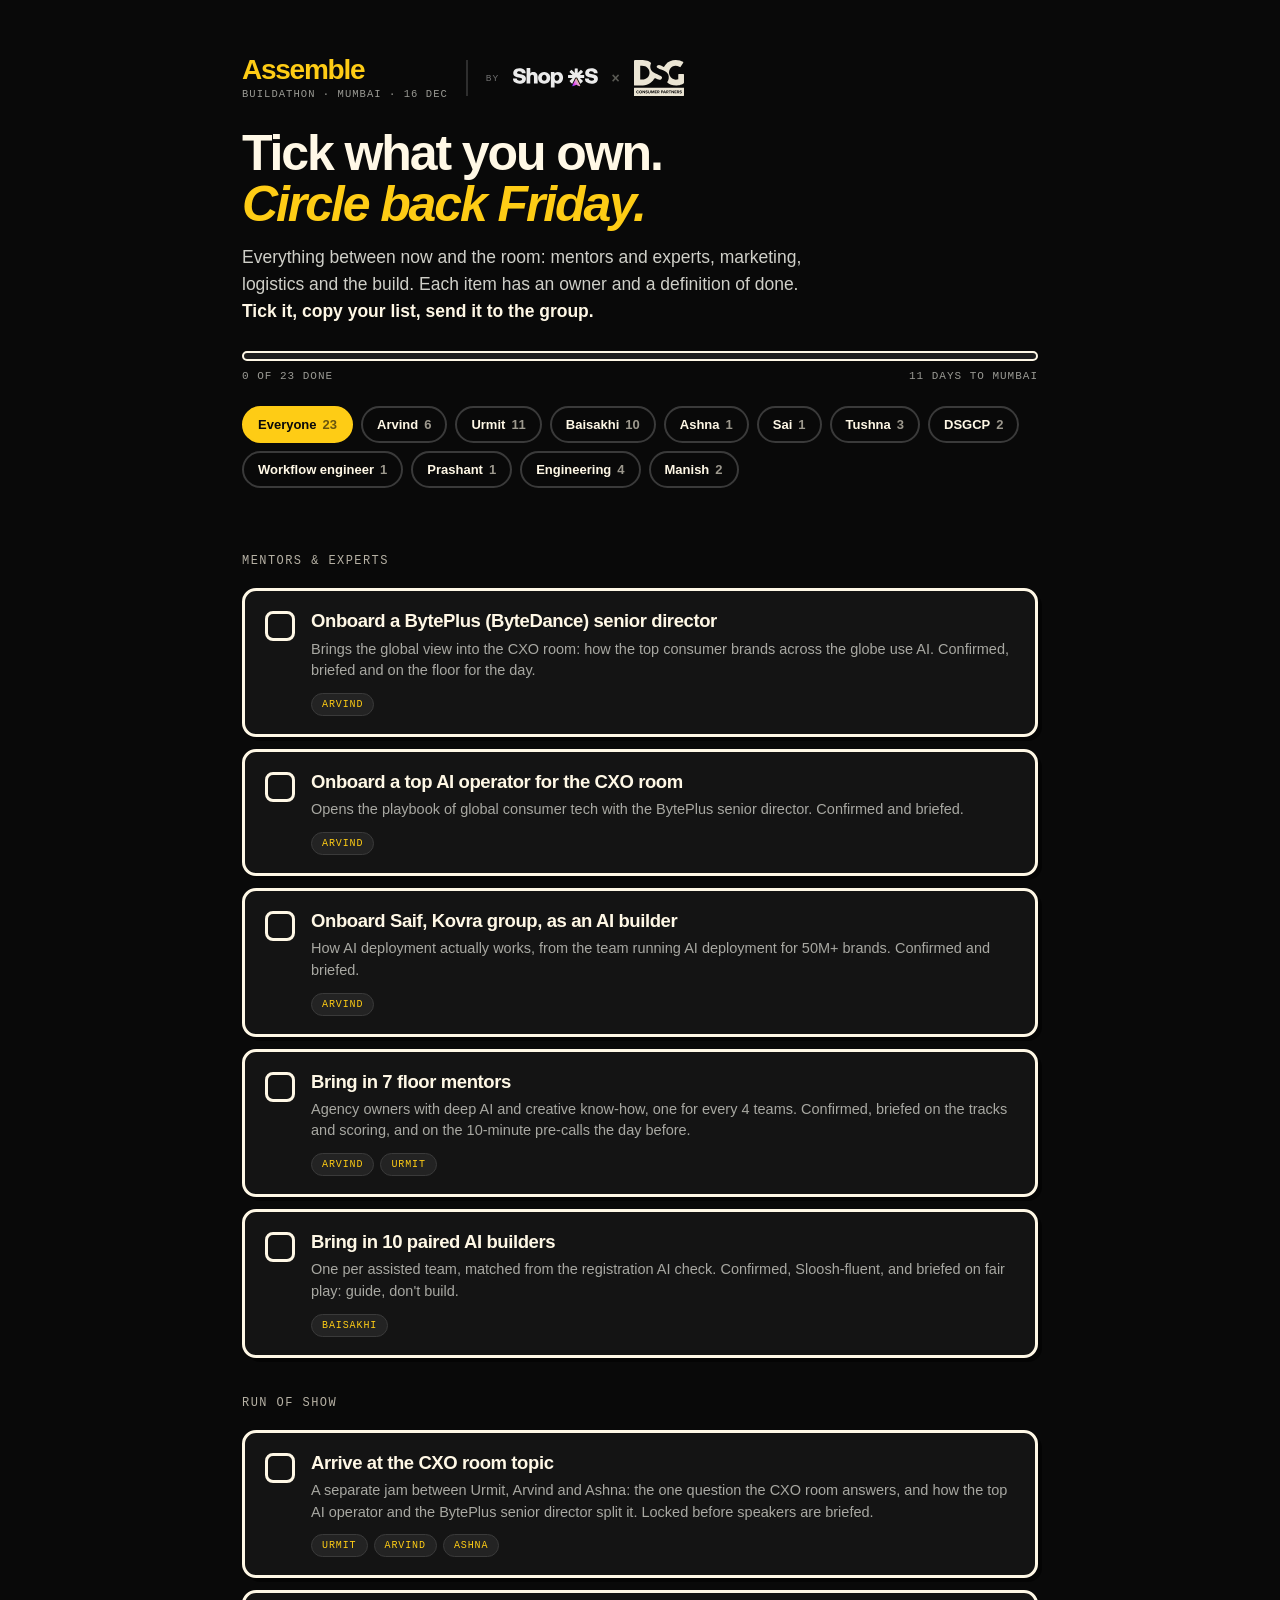
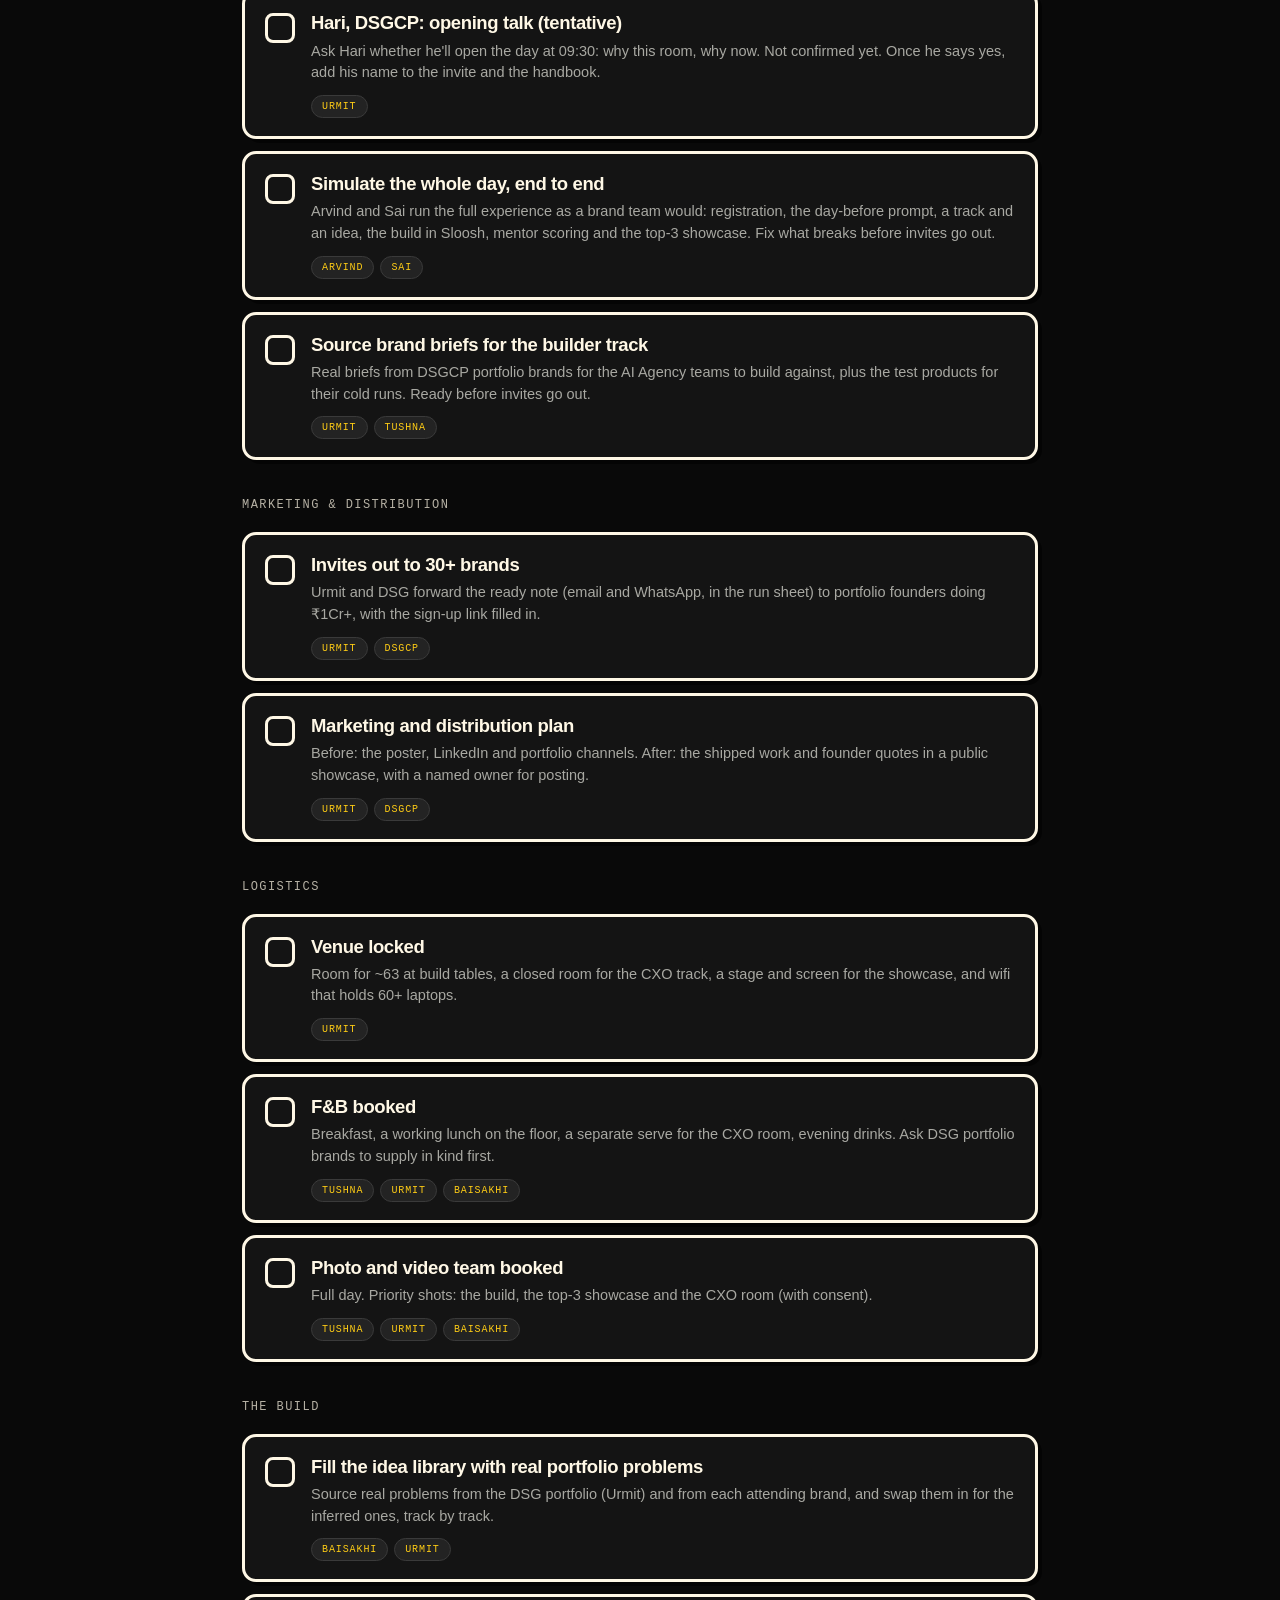
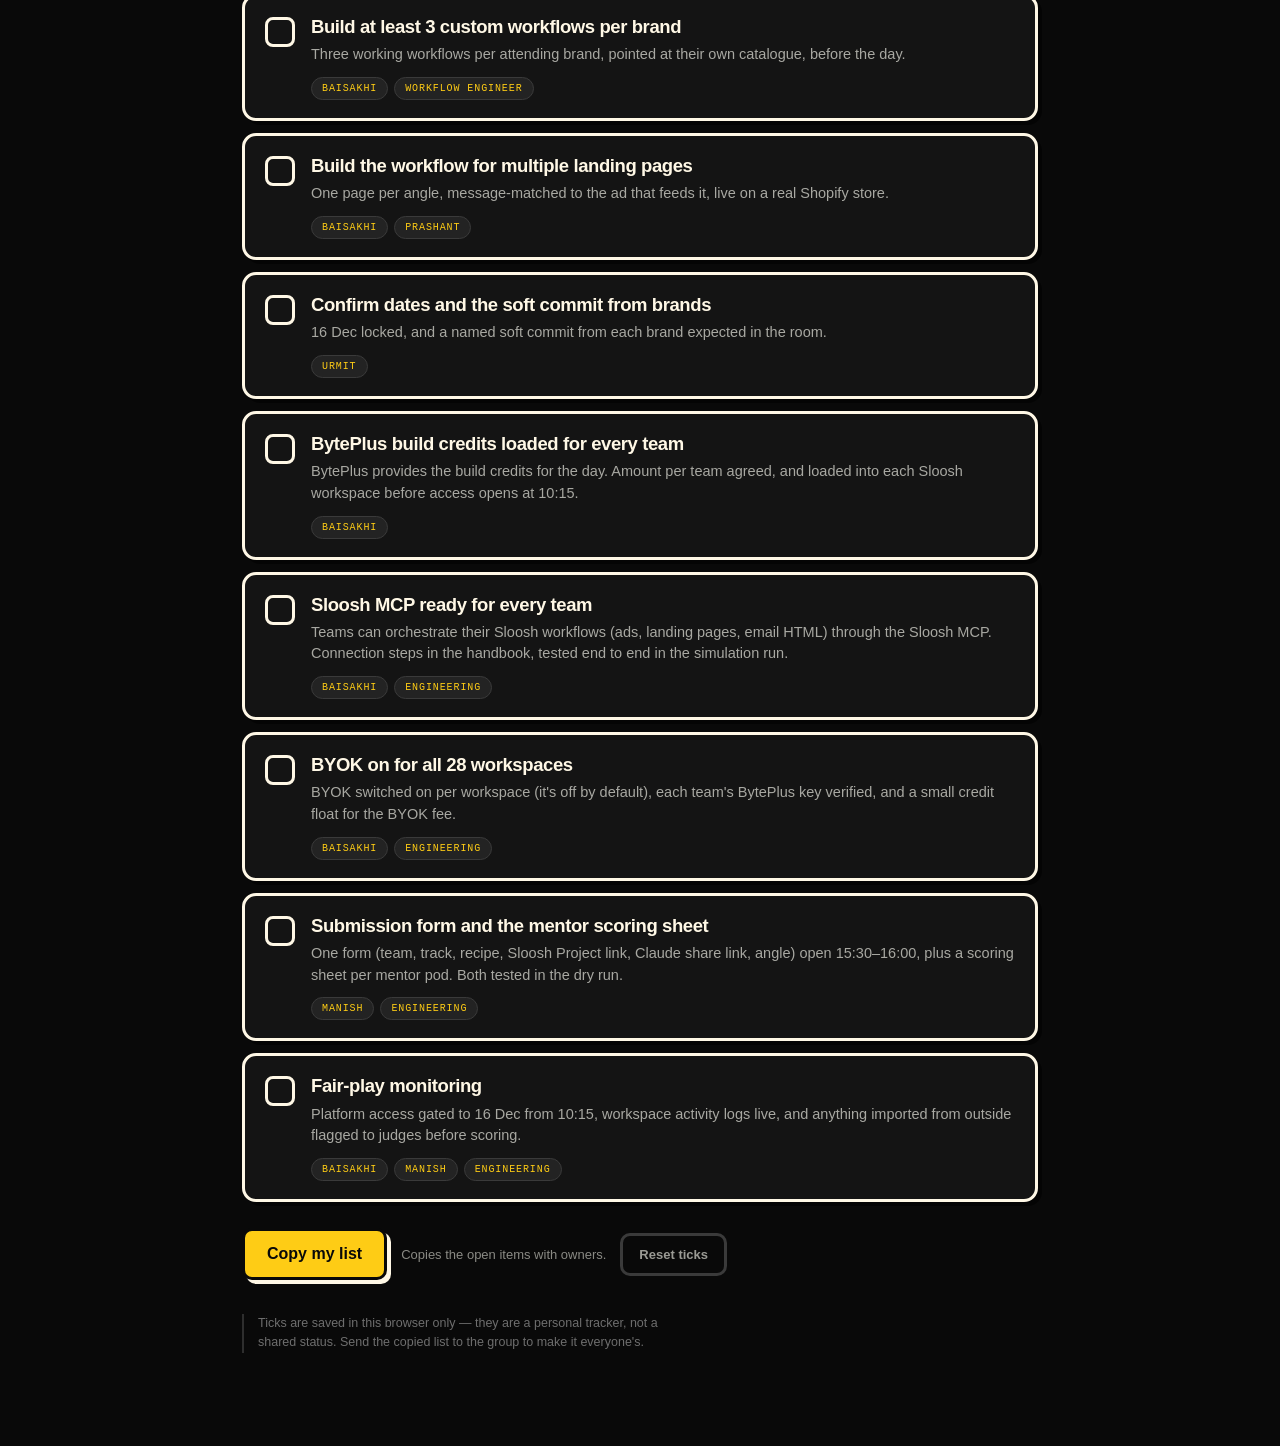
<file: checklist/index.html>
<!doctype html>
<html lang="en">
<head>
<meta charset="utf-8">
<meta name="viewport" content="width=device-width, initial-scale=1">
<title>Before Mumbai — Assemble Buildathon</title>
<meta name="description" content="The action list for the Assemble Buildathon, Mumbai. Tick what you own, copy your list, circle back.">
<link rel="stylesheet" href="../assets/sloosh.css">
<link rel="stylesheet" href="checklist.css">
<style>.list .grp{list-style:none;font-family:var(--sl-mono);font-size:12px;letter-spacing:.12em;text-transform:uppercase;opacity:.7;margin:26px 0 8px;padding:0}.list .grp:first-child{margin-top:6px}</style>
<link rel="icon" href="data:image/svg+xml,<svg xmlns='http://www.w3.org/2000/svg' viewBox='0 0 100 100'><text y='.9em' font-size='90'>✅</text></svg>">
</head>
<body>
<div class="wrap">
  <header class="top">
    <div class="lockup">
      <div class="event">
        <div class="nm">Assemble</div>
        <div class="meta">Buildathon · Mumbai · 16 Dec</div>
      </div>
      <div class="hosts">
        <span class="lbl">By</span>
        <a href="https://shopos.ai/" target="_blank" rel="noopener" aria-label="ShopOS"><img class="shopos" src="../assets/logos/shopos-white.svg" alt="ShopOS"></a>
        <span class="x">×</span>
        <a href="https://www.dsgcp.com/" target="_blank" rel="noopener" aria-label="DSG Consumer Partners"><img class="dsgcp" src="../assets/logos/dsgcp-white.svg" alt="DSG Consumer Partners"></a>
      </div>
    </div>

    <h1>Tick what you own. <em>Circle back Friday.</em></h1>
    <p class="lede">Everything between now and the room: mentors and experts, marketing, logistics
      and the build. Each item has an owner and a definition of done. <b>Tick it, copy your list, send it
      to the group.</b></p>

    <div class="meter">
      <div class="bar"><i id="fill"></i></div>
      <div class="meterlab"><span id="count">0 done</span><span id="daysleft"></span></div>
    </div>

    <div class="filters" id="filters"></div>
  </header>

  <ul class="list" id="list"></ul>

  <div class="actions">
    <button class="btn" id="copy">Copy my list</button>
    <span class="hint" id="hint">Copies the open items with owners.</span>
    <button class="btn ghost" id="reset">Reset ticks</button>
  </div>

  <p class="foot">Ticks are saved in this browser only — they are a personal tracker, not a shared
    status. Send the copied list to the group to make it everyone's.</p>
</div>

<script>
const ITEMS = [
    // mentors and experts
  { id:"spk-byteplus", g:"Mentors & experts", owners:["Arvind"],
    t:"Onboard a BytePlus (ByteDance) senior director",
    d:"Brings the global view into the CXO room: how the top consumer brands across the globe use AI. Confirmed, briefed and on the floor for the day." },
  { id:"spk-enabler", g:"Mentors & experts", owners:["Arvind"],
    t:"Onboard a top AI operator for the CXO room",
    d:"Opens the playbook of global consumer tech with the BytePlus senior director. Confirmed and briefed." },
  { id:"spk-saif", g:"Mentors & experts", owners:["Arvind"],
    t:"Onboard Saif, Kovra group, as an AI builder",
    d:"How AI deployment actually works, from the team running AI deployment for 50M+ brands. Confirmed and briefed." },
  { id:"mentors", g:"Mentors & experts", owners:["Arvind","Urmit"],
    t:"Bring in 7 floor mentors",
    d:"Agency owners with deep AI and creative know-how, one for every 4 teams. Confirmed, briefed on the tracks and scoring, and on the 10-minute pre-calls the day before." },
  { id:"experts", g:"Mentors & experts", owners:["Baisakhi"],
    t:"Bring in 10 paired AI builders",
    d:"One per assisted team, matched from the registration AI check. Confirmed, Sloosh-fluent, and briefed on fair play: guide, don't build." },

  // run of show
  { id:"cxo-topic", g:"Run of show", owners:["Urmit","Arvind","Ashna"],
    t:"Arrive at the CXO room topic",
    d:"A separate jam between Urmit, Arvind and Ashna: the one question the CXO room answers, and how the top AI operator and the BytePlus senior director split it. Locked before speakers are briefed." },
  { id:"spk-hari", g:"Run of show", owners:["Urmit"],
    t:"Hari, DSGCP: opening talk (tentative)",
    d:"Ask Hari whether he'll open the day at 09:30: why this room, why now. Not confirmed yet. Once he says yes, add his name to the invite and the handbook." },

  { id:"simulate", g:"Run of show", owners:["Arvind","Sai"],
    t:"Simulate the whole day, end to end",
    d:"Arvind and Sai run the full experience as a brand team would: registration, the day-before prompt, a track and an idea, the build in Sloosh, mentor scoring and the top-3 showcase. Fix what breaks before invites go out." },

  { id:"builder-briefs", g:"Run of show", owners:["Urmit","Tushna"],
    t:"Source brand briefs for the builder track",
    d:"Real briefs from DSGCP portfolio brands for the AI Agency teams to build against, plus the test products for their cold runs. Ready before invites go out." },

  // marketing and distribution
  { id:"mkt-invites", g:"Marketing & distribution", owners:["Urmit","DSGCP"],
    t:"Invites out to 30+ brands",
    d:"Urmit and DSG forward the ready note (email and WhatsApp, in the run sheet) to portfolio founders doing ₹1Cr+, with the sign-up link filled in." },
  { id:"mkt-plan", g:"Marketing & distribution", owners:["Urmit","DSGCP"],
    t:"Marketing and distribution plan",
    d:"Before: the poster, LinkedIn and portfolio channels. After: the shipped work and founder quotes in a public showcase, with a named owner for posting." },

  // logistics
  { id:"log-venue", g:"Logistics", owners:["Urmit"],
    t:"Venue locked",
    d:"Room for ~63 at build tables, a closed room for the CXO track, a stage and screen for the showcase, and wifi that holds 60+ laptops." },
  { id:"log-fnb", g:"Logistics", owners:["Tushna","Urmit","Baisakhi"],
    t:"F&B booked",
    d:"Breakfast, a working lunch on the floor, a separate serve for the CXO room, evening drinks. Ask DSG portfolio brands to supply in kind first." },
  { id:"log-av", g:"Logistics", owners:["Tushna","Urmit","Baisakhi"],
    t:"Photo and video team booked",
    d:"Full day. Priority shots: the build, the top-3 showcase and the CXO room (with consent)." },

  // the build
  { id:"cards", g:"The build", owners:["Baisakhi","Urmit"],
    t:"Fill the idea library with real portfolio problems",
    d:"Source real problems from the DSG portfolio (Urmit) and from each attending brand, and swap them in for the inferred ones, track by track." },
  { id:"workflows", g:"The build", owners:["Baisakhi","Workflow engineer"],
    t:"Build at least 3 custom workflows per brand",
    d:"Three working workflows per attending brand, pointed at their own catalogue, before the day." },
  { id:"pages", g:"The build", owners:["Baisakhi","Prashant"],
    t:"Build the workflow for multiple landing pages",
    d:"One page per angle, message-matched to the ad that feeds it, live on a real Shopify store." },
  { id:"dates", g:"The build", owners:["Urmit"],
    t:"Confirm dates and the soft commit from brands",
    d:"16 Dec locked, and a named soft commit from each brand expected in the room." },
  { id:"credits", g:"The build", owners:["Baisakhi"],
    t:"BytePlus build credits loaded for every team",
    d:"BytePlus provides the build credits for the day. Amount per team agreed, and loaded into each Sloosh workspace before access opens at 10:15." },
  { id:"mcp", g:"The build", owners:["Baisakhi","Engineering"],
    t:"Sloosh MCP ready for every team",
    d:"Teams can orchestrate their Sloosh workflows (ads, landing pages, email HTML) through the Sloosh MCP. Connection steps in the handbook, tested end to end in the simulation run." },
  { id:"byok", g:"The build", owners:["Baisakhi","Engineering"],
    t:"BYOK on for all 28 workspaces",
    d:"BYOK switched on per workspace (it's off by default), each team's BytePlus key verified, and a small credit float for the BYOK fee." },
  { id:"form", g:"The build", owners:["Manish","Engineering"],
    t:"Submission form and the mentor scoring sheet",
    d:"One form (team, track, recipe, Sloosh Project link, Claude share link, angle) open 15:30–16:00, plus a scoring sheet per mentor pod. Both tested in the dry run." },
  { id:"fairplay", g:"The build", owners:["Baisakhi","Manish","Engineering"],
    t:"Fair-play monitoring",
    d:"Platform access gated to 16 Dec from 10:15, workspace activity logs live, and anything imported from outside flagged to judges before scoring." }
];

const KEY = "assemble-ch1-checklist";
const load = () => { try { return JSON.parse(localStorage.getItem(KEY)) || {}; } catch { return {}; } };
const save = s => { try { localStorage.setItem(KEY, JSON.stringify(s)); } catch {} };
let state = load(), filter = null;

const OWNERS = [...new Set(ITEMS.flatMap(i => i.owners))];
const esc = s => String(s).replace(/[&<>"]/g, c => ({ "&":"&amp;","<":"&lt;",">":"&gt;",'"':"&quot;" }[c]));

document.getElementById("filters").innerHTML =
  `<button class="chip" data-o="" aria-pressed="true">Everyone<span class="ct">${ITEMS.length}</span></button>` +
  OWNERS.map(o => `<button class="chip" data-o="${esc(o)}" aria-pressed="false">${esc(o)}` +
    `<span class="ct">${ITEMS.filter(i=>i.owners.includes(o)).length}</span></button>`).join("");

function render() {
  const list = ITEMS.filter(i => !filter || i.owners.includes(filter));
  let lastG = null;
  document.getElementById("list").innerHTML = list.map(i => {
    const on = !!state[i.id];
    const head = i.g !== lastG ? `<li class="grp">${esc(i.g)}</li>` : "";
    lastG = i.g;
    return head + `<li class="item${on ? " done" : ""}">
      <button class="box" data-id="${i.id}" role="checkbox" aria-checked="${on}"
        aria-label="${esc(i.t)}">${on ? "✓" : ""}</button>
      <div class="body">
        <div class="t">${esc(i.t)}</div>
        <div class="d">${esc(i.d)}</div>
        <div class="who">${i.owners.map(o=>`<span class="own">${esc(o)}</span>`).join("")}</div>
      </div></li>`;
  }).join("");

  const done = ITEMS.filter(i => state[i.id]).length;
  document.getElementById("count").textContent = `${done} of ${ITEMS.length} done`;
  document.getElementById("fill").style.width = (done / ITEMS.length * 100) + "%";
}

(function days() {
  const d = Math.ceil((new Date(2026, 11, 16) - new Date()) / 864e5);
  document.getElementById("daysleft").textContent =
    d > 1 ? `${d} days to Mumbai` : d === 1 ? "tomorrow" : d === 0 ? "today" : "";
})();

document.addEventListener("click", e => {
  const b = e.target.closest(".box");
  if (b) { state[b.dataset.id] = !state[b.dataset.id]; save(state); render(); return; }
  const c = e.target.closest(".chip");
  if (c) {
    filter = c.dataset.o || null;
    document.querySelectorAll(".chip").forEach(x => x.setAttribute("aria-pressed", String(x === c)));
    render(); return;
  }
  if (e.target.id === "reset") { state = {}; save(state); render(); return; }
  if (e.target.id === "copy") {
    const lines = ITEMS.filter(i => !filter || i.owners.includes(filter))
      .map(i => `${state[i.id] ? "[x]" : "[ ]"} ${i.g}: ${i.t} — ${i.owners.join(" + ")}`);
    const txt = `Assemble Buildathon, Mumbai — 16 Dec\n\n${lines.join("\n")}`;
    navigator.clipboard.writeText(txt).then(() => {
      document.getElementById("hint").textContent = "Copied. Paste it to the group.";
      setTimeout(() => document.getElementById("hint").textContent = "Copies the open items with owners.", 2200);
    }).catch(() => document.getElementById("hint").textContent = "Press ⌘C to copy.");
  }
});

render();
</script>
</body>
</html>
</file>
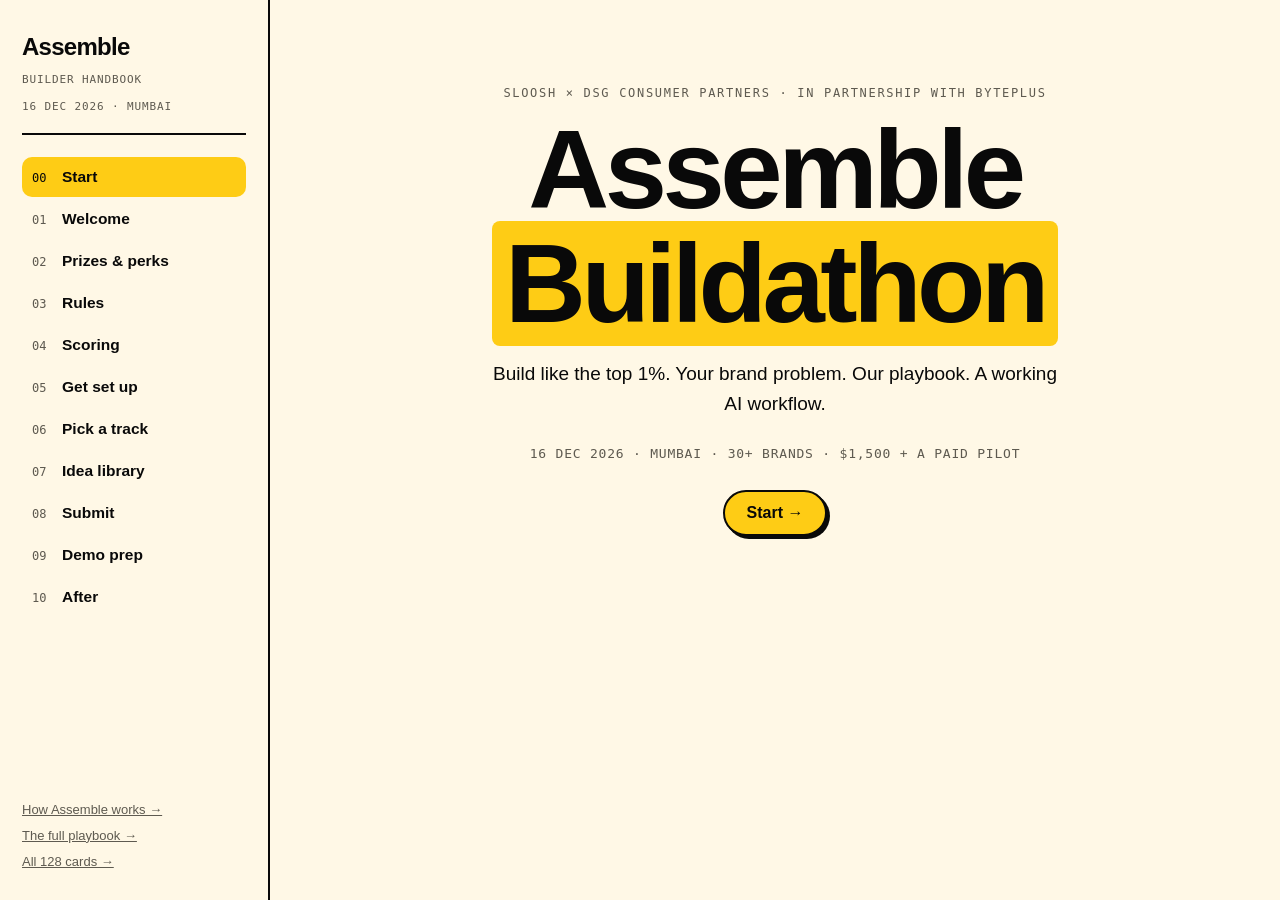
<file: handbook/index.html>
<!doctype html>
<html lang="en">
<head>
<meta charset="utf-8">
<meta name="viewport" content="width=device-width, initial-scale=1">
<title>Assemble Buildathon · Builder Handbook</title>
<meta name="description" content="Everything a brand team needs for the Assemble Buildathon, 16 Dec 2026, Mumbai. Sloosh × DSG Consumer Partners, in partnership with BytePlus.">
<link rel="stylesheet" href="../assets/sloosh.css">
<link rel="icon" href="data:image/svg+xml,<svg xmlns='http://www.w3.org/2000/svg' viewBox='0 0 100 100'><text y='.9em' font-size='90'>🛰️</text></svg>">
<style>
  :root { --bg:var(--sl-cream); --fg:var(--sl-ink); --mute:#5E5A50; --card:#fff; --acc:var(--sl-yellow); --line:var(--sl-ink); }
  @media (prefers-color-scheme: dark) { :root:not([data-theme="light"]) { --bg:#0E0E0E; --fg:#F4F1E8; --mute:#A7A398; --card:#191919; --line:#F4F1E8; } }
  :root[data-theme="dark"] { --bg:#0E0E0E; --fg:#F4F1E8; --mute:#A7A398; --card:#191919; --line:#F4F1E8; }
  * { box-sizing:border-box; }
  html { -webkit-text-size-adjust:100%; }
  body { margin:0; background:var(--bg); color:var(--fg); font-family:var(--sl-display); font-size:17px; line-height:1.55; -webkit-font-smoothing:antialiased; }
  a { color:inherit; }
  .wrap { width:min(100% - 32px, 760px); margin-inline:auto; }

  /* top bar */
  .top { position:sticky; top:0; z-index:5; background:var(--bg); border-bottom:2px solid var(--line); }
  .top .wrap { display:flex; align-items:center; gap:14px; height:56px; }
  .brand { font-weight:800; letter-spacing:-.03em; font-size:19px; white-space:nowrap; }
  .brand small { font-family:var(--sl-mono); font-weight:500; font-size:11px; letter-spacing:.08em; text-transform:uppercase; color:var(--mute); margin-left:8px; }
  .menu { margin-left:auto; font:700 14px var(--sl-display); background:var(--card); color:var(--fg); border:2px solid var(--line); border-radius:999px; padding:7px 14px; cursor:pointer; }
  .toc { display:none; border-top:2px solid var(--line); background:var(--bg); }
  .toc.open { display:block; }
  .toc ol { list-style:none; margin:0; padding:10px 0 14px; display:grid; grid-template-columns:repeat(auto-fill,minmax(210px,1fr)); gap:4px 16px; }
  .toc button { all:unset; cursor:pointer; display:flex; gap:10px; padding:7px 0; font-weight:600; }
  .toc button span { font-family:var(--sl-mono); color:var(--mute); font-weight:500; }
  .toc button[aria-current="true"] { text-decoration:underline; text-decoration-thickness:3px; text-decoration-color:var(--acc); text-underline-offset:5px; }

  /* chapters */
  .ch { display:none; padding:44px 0 32px; }
  .ch.on { display:block; }
  .kicker { font-family:var(--sl-mono); font-size:12px; letter-spacing:.12em; text-transform:uppercase; color:var(--mute); margin:0 0 10px; }
  h1 { font-size:clamp(34px, 6vw, 52px); line-height:1.02; letter-spacing:-.04em; margin:0 0 14px; }
  .lede { font-size:20px; color:var(--mute); margin:0 0 28px; max-width:34em; }
  h2 { font-size:24px; letter-spacing:-.02em; margin:36px 0 12px; }
  p { margin:0 0 14px; }

  /* hero */
  .hero { text-align:center; padding:40px 0 8px; }
  .hero .eyebrow { font-family:var(--sl-mono); font-size:12px; letter-spacing:.14em; text-transform:uppercase; color:var(--mute); }
  .hero h1 { font-size:clamp(56px, 13vw, 112px); margin:10px 0 6px; }
  .hero h1 em { font-style:normal; background:var(--acc); color:var(--sl-ink); padding:0 .12em; border-radius:8px; }
  .hero .sub { font-size:19px; margin:18px auto 26px; max-width:30em; }
  .hero .meta { font-family:var(--sl-mono); font-size:13px; letter-spacing:.06em; color:var(--mute); margin-bottom:26px; }

  /* blocks */
  .grid { display:grid; gap:12px; grid-template-columns:repeat(auto-fit,minmax(min(100%,220px),1fr)); }
  .card { background:var(--card); border:2px solid var(--line); border-radius:14px; padding:16px 18px; }
  .card h3 { margin:0 0 6px; font-size:17px; }
  .card p { margin:0; color:var(--mute); font-size:15.5px; }
  .card .big { font-size:28px; font-weight:800; letter-spacing:-.03em; color:var(--fg); margin-bottom:2px; }
  .card.hot { background:var(--acc); color:var(--sl-ink); }
  .card.hot p { color:#3a3a3a; }
  .rows { border:2px solid var(--line); border-radius:14px; overflow:hidden; background:var(--card); }
  .row { display:grid; grid-template-columns:120px 1fr; gap:14px; padding:14px 18px; border-top:2px solid var(--line); }
  .row:first-child { border-top:0; }
  .row .k { font-family:var(--sl-mono); font-weight:700; font-size:14px; }
  .row .v b { display:block; }
  .row .v span { color:var(--mute); font-size:15.5px; }
  @media (max-width:520px) { .row { grid-template-columns:1fr; gap:4px; } }
  .rule { display:grid; grid-template-columns:44px 1fr; gap:12px; padding:14px 0; border-top:2px dashed color-mix(in oklab, var(--line) 30%, transparent); }
  .rule:first-of-type { border-top:0; }
  .rule .n { font-family:var(--sl-mono); font-weight:700; color:var(--mute); padding-top:2px; }
  .rule b { display:block; font-size:18px; }
  .rule span { color:var(--mute); }
  .two { display:grid; gap:12px; grid-template-columns:repeat(auto-fit,minmax(min(100%,300px),1fr)); }
  ul.tick, ul.cross { list-style:none; padding:0; margin:0; }
  ul.tick li, ul.cross li { padding:6px 0 6px 28px; position:relative; }
  ul.tick li::before { content:"✓"; position:absolute; left:0; font-weight:800; color:#1d8a4f; }
  ul.cross li::before { content:"✕"; position:absolute; left:0; font-weight:800; color:#d9453a; }
  .note { border-left:4px solid var(--acc); padding:10px 16px; background:var(--card); border-radius:0 10px 10px 0; margin:18px 0; }
  table { width:100%; border-collapse:collapse; background:var(--card); border:2px solid var(--line); border-radius:14px; overflow:hidden; font-size:15.5px; }
  th, td { text-align:left; padding:11px 14px; border-top:2px solid var(--line); vertical-align:top; }
  thead th { border-top:0; font-family:var(--sl-mono); font-size:12px; letter-spacing:.08em; text-transform:uppercase; color:var(--mute); }
  td.w { font-family:var(--sl-mono); font-weight:700; white-space:nowrap; }
  .tablewrap { overflow-x:auto; }
  pre { white-space:pre-wrap; background:var(--card); border:2px solid var(--line); border-radius:14px; padding:16px 18px; font:14px/1.55 var(--sl-mono); margin:0; }
  .copy { margin-top:10px; }

  /* ideas */
  .filters { display:flex; flex-wrap:wrap; gap:8px; margin:0 0 16px; }
  .chip { font:700 14px var(--sl-display); background:var(--card); color:var(--fg); border:2px solid var(--line); border-radius:999px; padding:6px 14px; cursor:pointer; }
  .chip[aria-pressed="true"] { background:var(--acc); color:var(--sl-ink); }
  .idea .tag { font-family:var(--sl-mono); font-size:11.5px; letter-spacing:.08em; text-transform:uppercase; color:var(--mute); margin-bottom:6px; }
  .idea h3 { font-size:17px; }
  .idea ol.chain { margin:8px 0 0; padding-left:20px; color:var(--mute); font-size:14.5px; }
  .card.hot ol.chain { color:#3a3a3a; }
  .idea ol.chain li { padding:2px 0; }
  .levels { display:grid; grid-template-columns:repeat(5,minmax(0,1fr)); gap:8px; margin:12px 0; }
  .levels div { background:var(--card); border:2px solid var(--line); border-radius:12px; padding:10px 12px; }
  .levels b { display:block; font:800 18px var(--sl-mono); }
  .levels span { font-size:14px; color:var(--mute); }
  @media (max-width:640px) { .levels { grid-template-columns:1fr 1fr; } }
  table.lv { min-width:680px; font-size:14px; }
  table.lv td:not(:first-child) { color:var(--mute); }
  table.lv td:last-child { color:var(--fg); font-weight:600; }
  table.lv td:first-child { white-space:nowrap; }
  .rub { margin:18px 0 22px; }
  .rub h3 { margin:2px 0 10px; font-size:19px; }
  .rub.hot .kicker { color:var(--fg); }
  .rub td:first-child { white-space:nowrap; }
  .pts { font:600 12px var(--sl-mono); color:var(--mute); }
  .idea .brand-line { font-size:13.5px; font-weight:700; margin-top:8px; color:var(--fg); }

  /* buttons + pager */
  .btn { display:inline-flex; align-items:center; gap:8px; font:800 16px var(--sl-display); background:var(--acc); color:var(--sl-ink); border:2px solid var(--sl-ink); border-radius:999px; padding:12px 22px; cursor:pointer; text-decoration:none; box-shadow:3px 3px 0 var(--sl-ink); }
  .btn.ghost { background:var(--card); color:var(--fg); border-color:var(--line); box-shadow:none; }
  .pager { display:flex; justify-content:space-between; gap:12px; border-top:2px solid var(--line); padding:20px 0 48px; }
  .pager button { all:unset; cursor:pointer; display:flex; flex-direction:column; gap:2px; max-width:48%; }
  .pager button:last-child { text-align:right; margin-left:auto; }
  .pager small { font-family:var(--sl-mono); font-size:11px; letter-spacing:.1em; text-transform:uppercase; color:var(--mute); }
  .pager b { font-size:18px; }
  .pager button[hidden], .pager[hidden] { display:none; }
  :focus-visible { outline:3px dashed var(--acc); outline-offset:3px; }
  /* left sidebar on wide screens, like the GrowthX handbook */
  .side { display:none; }
  @media (min-width:1000px) {
    .top { display:none; }
    .side { display:flex; flex-direction:column; position:fixed; inset:0 auto 0 0; width:270px; padding:28px 22px; border-right:2px solid var(--line); background:var(--bg); overflow-y:auto; z-index:5; }
    body { padding-left:270px; }
    .side .brand { font-size:24px; }
    .side .brand small { display:block; margin:6px 0 0; }
    .side .meta { font-family:var(--sl-mono); font-size:11px; letter-spacing:.08em; text-transform:uppercase; color:var(--mute); margin:10px 0 22px; padding-bottom:18px; border-bottom:2px solid var(--line); }
    .side ol { list-style:none; margin:0; padding:0; display:flex; flex-direction:column; gap:2px; }
    .side button { all:unset; cursor:pointer; display:flex; gap:12px; align-items:baseline; padding:8px 10px; border-radius:10px; font-weight:600; font-size:15.5px; width:100%; box-sizing:border-box; }
    .side button span { font-family:var(--sl-mono); font-size:12px; color:var(--mute); font-weight:500; min-width:18px; }
    .side button:hover { background:var(--card); }
    .side button[aria-current="true"] { background:var(--acc); color:var(--sl-ink); }
    .side button[aria-current="true"] span { color:var(--sl-ink); }
    .side .foot { margin-top:auto; padding-top:22px; font-size:13px; color:var(--mute); }
    .side .foot a { display:block; margin-top:6px; }
  }
</style>
</head>
<body>

<aside class="side" aria-label="Chapters">
  <div class="brand">Assemble<small>Builder handbook</small></div>
  <div class="meta">16 Dec 2026 · Mumbai</div>
  <ol id="sideList"></ol>
  <div class="foot"><a href="../flow/">How Assemble works →</a><a href="../playbook/">The full playbook →</a><a href="../cards/">All 128 cards →</a></div>
</aside>

<header class="top">
  <div class="wrap">
    <div class="brand">Assemble<small>Builder handbook</small></div>
    <button class="menu" id="menuBtn" aria-expanded="false" aria-controls="toc">Chapters</button>
  </div>
  <nav class="toc" id="toc"><div class="wrap"><ol id="tocList"></ol></div></nav>
</header>

<main class="wrap" id="main">

  <!-- 00 START -->
  <section class="ch" data-id="start" data-name="Start">
    <div class="hero">
      <div class="eyebrow">Sloosh × DSG Consumer Partners · in partnership with BytePlus</div>
      <h1>Assemble <em>Buildathon</em></h1>
      <p class="sub">Build like the top 1%. Your brand problem. Our playbook. A working AI workflow.</p>
      <div class="meta">16 DEC 2026 · MUMBAI · 30+ BRANDS · $1,500 + A PAID PILOT</div>
      <button class="btn" data-go="welcome">Start →</button>
    </div>
  </section>

  <!-- 01 WELCOME -->
  <section class="ch" data-id="welcome" data-name="Welcome">
    <p class="kicker">01 / Welcome</p>
    <h1>Why Assemble is built differently.</h1>
    <div class="grid">
      <div class="card"><h3>🛠️ Everyone builds</h3><p>No keynotes. Empty canvas in, working engine out.</p></div>
      <div class="card"><h3>🧑‍🏫 Nobody builds alone</h3><p>An AI builder at every table. A mentor for every 4 teams.</p></div>
      <div class="card"><h3>🎯 Build to win</h3><p>The scoring is right here. Build straight at it.</p></div>
      <div class="card"><h3>🚪 The CXO room</h3><p>Founders get a closed door, consumer-tech leaders and no filter.</p></div>
    </div>

    <h2>Who's in the room: 60–75 people.</h2>
    <div class="rows">
      <div class="row"><div class="k">30+ brands</div><div class="v"><b>Founders and operators</b><span>Consumer brands doing ₹1Cr+. Founder, operator, or both.</span></div></div>
      <div class="row"><div class="k">AI builders</div><div class="v"><b>One AI builder per team</b><span>Matched to your brand from a short check at registration. A team is 2 or 3 people.</span></div></div>
      <div class="row"><div class="k">Mentors</div><div class="v"><b>AI + creative experts on the floor</b><span>One AI + creative expert for every 4 teams.</span></div></div>
      <div class="row"><div class="k">The panel</div><div class="v"><b>Judges for the top 3 in each track</b><span>Consumer-tech and AI leaders. They pick the product you run live, and the champion.</span></div></div>
    </div>

    <h2>Three things happen today.</h2>
    <div class="rows">
      <div class="row"><div class="k">09:00</div><div class="v"><b>Check-in and kickoff</b><span>Access check, then the opening at 09:30. Tracks lock.</span></div></div>
      <div class="row"><div class="k">10:15</div><div class="v"><b>Build</b><span>Platform access opens. Checkpoints at 12:00 and 15:30, a curveball at 14:00. Founders join the CXO room at lunch.</span></div></div>
      <div class="row"><div class="k">16:00</div><div class="v"><b>Submit, score, then the top 3s</b><span>Submissions close. Mentors score every team on its track. The top 3 in each track present live to the room and the panel. Winners are crowned on stage.</span></div></div>
    </div>

    <h2>What's at stake.</h2>
    <div class="grid">
      <div class="card hot"><div class="big">$1,500</div><p>Brand track: the best brand team</p></div>
      <div class="card"><div class="big">A paid pilot</div><p>Builder track: hired by ShopOS or a CXO in the room</p></div>
    </div>
    <p style="margin-top:16px">Want the whole day as a story first? <a href="../flow/">How Assemble works →</a></p>
  </section>

  <!-- 02 PERKS -->
  <section class="ch" data-id="perks" data-name="Prizes &amp; perks">
    <p class="kicker">02 / Prizes &amp; perks</p>
    <h1>Prizes &amp; perks.</h1>
    <p class="lede">You don't need to win to walk out ahead.</p>

    <h2>Every brand gets</h2>
    <div class="grid">
      <div class="card hot"><h3>Build credits</h3><p>From BytePlus, for the day. You don't spend a rupee to build.</p></div>
      <div class="card"><h3>A Sloosh workspace</h3><p>Where you build. Your engine stays in it after the day.</p></div>
      <div class="card"><h3>The CXO room</h3><p>For founders and CXOs: closed door, consumer-tech leaders, any question goes.</p></div>
    </div>

    <h2>The CXO room</h2>
    <p>A separate room, in parallel to the build: 20–30 CXOs, hand-picked. A top AI operator and a BytePlus senior director open the playbook of global consumer tech, how the best consumer brands in the world use AI right now. Off the record, any question goes.</p>
    <ul class="tick">
      <li><b>No stage, no slides.</b> A table, off the record.</li>
      <li><b>Nothing off limits.</b> Budgets, building, hiring, shipping, what flopped.</li>
      <li><b>You lose nothing.</b> Your operator keeps building while you're in there.</li>
    </ul>

    <h2>The podium</h2>
    <div class="rows">
      <div class="row"><div class="k">🥇 $1,500</div><div class="v"><b>Brand track</b><span>The best brand team on the day.</span></div></div>
      <div class="row"><div class="k">🤝 Pilot</div><div class="v"><b>Builder track</b><span>A paid pilot for the best builders, hired by ShopOS or a CXO in the room.</span></div></div>
    </div>
  </section>

  <!-- 03 RULES -->
  <section class="ch" data-id="rules" data-name="Rules">
    <p class="kicker">03 / Rules</p>
    <h1>The rules.</h1>
    <div>
      <div class="rule"><div class="n">01</div><div><b>Teams of 2 or 3. Never bigger.</b><span>Brand track: founder or operator plus an AI builder, or both plus an AI builder. Builder track: 2 or 3 external builders.</span></div></div>
      <div class="rule"><div class="n">02</div><div><b>Pick one track.</b><span>Brand teams: Visibility or Revenue. External builders: AI Agency. It locks at check-in.</span></div></div>
      <div class="rule"><div class="n">03</div><div><b>Build in Sloosh, on the day.</b><span>Sloosh workflows for the pieces, the Sloosh MCP to orchestrate them. Access opens at 10:15 on 16 Dec. Not before.</span></div></div>
      <div class="rule"><div class="n">04</div><div><b>Fair play.</b><span>No pre-built workflows, prompts or assets. Everything you score on is made in the room.</span></div></div>
      <div class="rule"><div class="n">05</div><div><b>The keyboard stays with the brand.</b><span>Experts and mentors guide. Your team drives.</span></div></div>
      <div class="rule"><div class="n">06</div><div><b>No false claims.</b><span>One product claim you can't back, on any asset, and you're out.</span></div></div>
      <div class="rule"><div class="n">07</div><div><b>Submit by 16:00.</b><span>Scoring starts at 16:00. Late work isn't scored.</span></div></div>
    </div>

    <h2>Fair play: build it here, build it today.</h2>
    <div class="two">
      <div class="card"><h3>Bring</h3>
        <ul class="tick"><li>Your brand kit, ads, reviews and product links</li><li>Your problem, written down the night before</li><li>Notes and sketches</li></ul></div>
      <div class="card"><h3>Don't bring</h3>
        <ul class="cross"><li>Workflows or prompts built before the day</li><li>Assets made elsewhere, deployed in the room</li><li>An agency or freelancer building for you</li></ul></div>
    </div>
    <p class="note"><b>Every workspace is logged</b> from its first click: what was made, when and by whom. Work imported from outside is flagged to the judges before scoring. Unsure? Ask a mentor first.</p>
  </section>

  <!-- 04 SCORING -->
  <section class="ch" data-id="scoring" data-name="Scoring">
    <p class="kicker">04 / Scoring</p>
    <h1>How you're scored.</h1>
    <p class="lede">Your track's rubric, scored by mentors with the build logs open: the outcome, the quality of the output, your case and on-brand. No audience vote.</p>

    <h2>Rubric 101: L1 to L5</h2>
    <p>Mentors score four parameters on a level. <b>Each level is worth a quarter more:</b> L1 = 0 · L2 = 25% · L3 = 50% · L4 = 75% · L5 = all the points. <b>100 points</b> in all, and the quality of what you make counts as much as the result.</p>

    <div class="rub">
      <p class="kicker">Brand track · 01</p><h3>Visibility: would a stranger stop scrolling?</h3>
      <div class="tablewrap"><table class="lv">
        <thead><tr><th>Parameter</th><th>L1</th><th>L2</th><th>L3</th><th>L4</th><th>L5</th></tr></thead>
        <tbody><tr><td><b>The outcome</b> <span class="pts">30</span></td><td>Nothing</td><td>Reads as an ad</td><td>1 of 3 ads stops you</td><td>2 of 3 stop you</td><td>All 3 stop you, plus a video</td></tr><tr><td><b>Output quality</b> <span class="pts">30</span></td><td>Unusable</td><td>AI tells everywhere</td><td>Usable after fixes</td><td>Polished, one fix</td><td>Ship it tonight</td></tr><tr><td><b>The case</b> <span class="pts">20</span></td><td>None</td><td>Names the product</td><td>A generic reason</td><td>A reason only this brand has</td><td>In customers' own words</td></tr><tr><td><b>On-brand</b> <span class="pts">20</span></td><td>Not this brand</td><td>Wrong colours or tone</td><td>Mostly right</td><td>Right, one slip</td><td>Unmistakably this brand</td></tr></tbody>
      </table></div>
    </div>
    <div class="rub hot">
      <p class="kicker">Brand track · 02</p><h3>Revenue: does the promise hold from ad to cart?</h3>
      <div class="tablewrap"><table class="lv">
        <thead><tr><th>Parameter</th><th>L1</th><th>L2</th><th>L3</th><th>L4</th><th>L5</th></tr></thead>
        <tbody><tr><td><b>The outcome</b> <span class="pts">30</span></td><td>Nothing</td><td>Ad, page, email disagree</td><td>Holds for 1 audience</td><td>Holds for 2 audiences</td><td>Holds for 3, proof placed</td></tr><tr><td><b>Output quality</b> <span class="pts">30</span></td><td>Unusable</td><td>AI tells everywhere</td><td>Usable after fixes</td><td>Polished, one fix</td><td>Ship it tonight</td></tr><tr><td><b>The case</b> <span class="pts">20</span></td><td>None</td><td>Names the product</td><td>A generic reason</td><td>Why this audience buys</td><td>In customers' own words</td></tr><tr><td><b>On-brand</b> <span class="pts">20</span></td><td>Not this brand</td><td>Wrong colours or tone</td><td>Mostly right</td><td>Right, one slip</td><td>Unmistakably this brand</td></tr></tbody>
      </table></div>
    </div>
    <div class="rub">
      <p class="kicker">Builder track · 03</p><h3>AI Agency: does it do an agency's job?</h3>
      <div class="tablewrap"><table class="lv">
        <thead><tr><th>Parameter</th><th>L1</th><th>L2</th><th>L3</th><th>L4</th><th>L5</th></tr></thead>
        <tbody><tr><td><b>The outcome</b> <span class="pts">30</span></td><td>Doesn't run</td><td>Only on its own product</td><td>New product, human fixes</td><td>New product, one nudge</td><td>Live, judges' product, no edits</td></tr><tr><td><b>Output quality</b> <span class="pts">30</span></td><td>Unusable</td><td>AI tells everywhere</td><td>Usable after fixes</td><td>Polished, one fix</td><td>Ship it tonight</td></tr><tr><td><b>The pitch</b> <span class="pts">20</span></td><td>None</td><td>Vague</td><td>Names the job</td><td>The job + who it's for</td><td>+ why it beats an agency</td></tr><tr><td><b>On-brand</b> <span class="pts">20</span></td><td>Ignores the brand</td><td>Wrong colours or tone</td><td>Mostly right</td><td>Right, one slip</td><td>Unmistakably the test brand</td></tr></tbody>
      </table></div>
    </div>
    <h2>How mentors verify</h2>
    <ul class="tick">
      <li><b>The build log.</b> Every workspace is logged from its first click at 10:15 AM. Anything made before, or imported from outside, doesn't count.</li>
      <li><b>The Sloosh Project.</b> Only assets marked Approved are scored.</li>
      <li><b>The live run.</b> AI Agency teams run cold on a product the judges pick, in front of them.</li>
      <li><b>The claims.</b> Mentors check every product claim. One false claim zeroes your score.</li>
    </ul>

    <h2>Measuring progress through the day</h2>
    <p>Mentors stamp every team at each checkpoint. Miss one and your mentor sits with you.</p>
    <div class="tablewrap"><table>
      <thead><tr><th>Checkpoint</th><th>Visibility</th><th>Revenue</th><th>AI Agency</th></tr></thead>
      <tbody>
        <tr><td><b>12 PM</b><br><span class="pts">the map</span></td><td>Idea and case locked. 12 angles down to 4. Hooks drafted.</td><td>2 or 3 audiences picked, one promise written for each.</td><td>The agency job named. The workflow mapped in Sloosh.</td></tr>
        <tr><td><b>3:30 PM</b><br><span class="pts">the batch</span></td><td>3 ads in feed and story sizes, plus one video cut.</td><td>The ad, page and email built for each audience.</td><td>One full run done on your own product.</td></tr>
        <tr><td><b>4 PM</b><br><span class="pts">submit</span></td><td>Submitted with the case.</td><td>Submitted with the case.</td><td>Ready for a cold run on a product the judges pick.</td></tr>
      </tbody>
    </table></div>

    <h2>The gates</h2>
    <ul class="cross">
      <li><b>Off-brand doesn't count.</b> An asset the brand wouldn't run adds nothing to your score.</li>
      <li><b>A false claim means you're out.</b></li>
      <li><b>Failing fair play means you're out.</b></li>
    </ul>

    <h2>Power-ups (+10 each)</h2>
    <ul class="tick">
      <li>A regional-language version that's rewritten, not translated</li>
      <li>A video cut of your best static</li>
      <li>The 2 PM curveball, cleared</li>
      <li>Finishing under your credit budget</li>
    </ul>
    <p class="note"><b>Cross-track bonus:</b> results outside your track count as bonus points. Your main rubric stays locked.</p>
    <h2>Then the top 3 from each track</h2>
    <p class="note"><b>After the day:</b> the best work goes in front of the public in a live feed, as part of the showcase. That's for the story, not the score.</p>
    <p>The top 3 teams from each track present their best work, live, to the room and the panel. The panel scores <b>does it run (40) · proof (30) · would they use it in 2027 (30)</b>. Final: your score 50%, the panel 50%.</p>
  </section>

  <!-- 05 SETUP -->
  <section class="ch" data-id="setup" data-name="Get set up">
    <p class="kicker">05 / Get set up</p>
    <h1>Think the night before. Build on the day.</h1>
    <div class="rows">
      <div class="row"><div class="k">Registration</div><div class="v"><b>Pick a track, take the AI check</b><span>Three quick questions so we can match the right AI builder to your team.</span></div></div>
      <div class="row"><div class="k">3 days out</div><div class="v"><b>Send your inputs</b><span>Brand kit (logo, colours, fonts) · top 3 ads · review export · 2 product links (one to build on, one for the re-run).</span></div></div>
      <div class="row"><div class="k">1 day out</div><div class="v"><b>Write your problem</b><span>One sentence: the problem, and the metric it moves. Then a 10-minute call with your mentor to sharpen it. No platform access yet.</span></div></div>
      <div class="row"><div class="k">On the day</div><div class="v"><b>Access opens at 10:15</b><span>Your Sloosh workspace goes live, Claude connects to the Sloosh MCP, and your BytePlus key is verified in BYOK. Check it at 09:00 so we can fix anything before then.</span></div></div>
    </div>

    <h2>Common breaks and fixes.</h2>
    <div class="rows">
      <div class="row"><div class="k">Can't log in</div><div class="v"><span>Use the email you registered with. Still stuck? Raise a flag at check-in.</span></div></div>
      <div class="row"><div class="k">Out of credits</div><div class="v"><span>Tell a mentor. And check you're not regenerating the same asset ten times.</span></div></div>
      <div class="row"><div class="k">Output looks generic</div><div class="v"><span>Feed it your reviews and your top ads, not just the product page. Customer words beat model words.</span></div></div>
      <div class="row"><div class="k">Off-brand colours</div><div class="v"><span>Reload the brand kit and name the colours in the prompt.</span></div></div>
    </div>
  </section>

  <!-- 06 TRACKS -->
  <section class="ch" data-id="tracks" data-name="Pick a track">
    <p class="kicker">06 / Pick a track</p>
    <h1>Two tracks. Pick yours.</h1>
    <p class="lede"><b>The brand track</b> is for brand teams: pick Visibility or Revenue. <b>The builder track</b> is for external AI builders: build an AI agency in front of the 20–30 CXOs in the room, who are hiring.</p>
    <div class="grid">
      <div class="card"><p class="kicker">Brand track · 01</p><h3>Visibility</h3><p>Creative people can't scroll past: statics, carousels, hooks, UGC-style video, regional cuts.</p><p style="margin-top:10px"><b>Outcome scored:</b> a stranger stops scrolling.</p></div>
      <div class="card hot"><p class="kicker" style="color:#3a3a3a">Brand track · 02</p><h3>Revenue</h3><p>Turn attention into a click or a cart: listings, quick-commerce tiles, rival counter-ads, lifecycle creative.</p><p style="margin-top:10px"><b>Outcome scored:</b> one promise, ad → page → email.</p></div>
      <div class="card"><p class="kicker">Builder track · 03</p><h3>AI Agency</h3><p>A team of AI agents that does an agency's job: the shoot, the catalogue, the campaign rollout across every surface.</p><p style="margin-top:10px"><b>Outcome scored:</b> runs on a product it has never seen.</p></div>
    </div>
    <h2>Every track, same four steps.</h2>
    <div class="rows">
      <div class="row"><div class="k">1 · Input</div><div class="v"><span>One product, plus your ads or a rival's.</span></div></div>
      <div class="row"><div class="k">2 · Context</div><div class="v"><span>Your brand kit and your customers' own words from reviews.</span></div></div>
      <div class="row"><div class="k">3 · Generate</div><div class="v"><span>12 angles → keep 4 → 20 hooks → keep 3 → make the batch.</span></div></div>
      <div class="row"><div class="k">+ Orchestrate</div><div class="v"><span>Chain your Sloosh workflows through the Sloosh MCP, so one engine runs them all.</span></div></div>
      <div class="row"><div class="k">4 · Re-run</div><div class="v"><span>Same engine, second product, no edits.</span></div></div>
    </div>
    <p class="note"><b>Brand track:</b> pick an idea from the library or bring your own, and make the case for why it will work for your brand. That case is your angle, and it's 30 of your 100 points. <b>Builder track:</b> pitch the agency you'd build, then build it.</p>
  </section>

  <!-- 07 IDEAS -->
  <section class="ch" data-id="ideas" data-name="Idea library">
    <p class="kicker">07 / Idea library</p>
    <h1>The idea library.</h1>
    <p class="lede">For the brand track. Every idea is a Visibility or Revenue engine you can build on Sloosh in a day, with BytePlus models. Pick one, tweak it, or bring your own. Builder track teams get a DSGCP brand brief instead.</p>

    <h2>Six engine recipes</h2>
    <div class="filters" id="recipeFilters">
      <button class="chip" data-t="" aria-pressed="true">All</button>
      <button class="chip" data-t="01" aria-pressed="false">01 Visibility</button>
      <button class="chip" data-t="02" aria-pressed="false">02 Revenue</button>
          </div>
    <div class="grid" id="recipeGrid"></div>
    <p class="note"><b>"confirm"</b> marks a Sloosh workflow we're still confirming for the day. Mentors will tell you at the pre-call.</p>

    <h2>What a winner looks like</h2>
    <div class="card hot"><p class="kicker" style="color:#3a3a3a">Swipe · Case 01</p><h3>Gimme Gimme Ads</h3><p>Enter a website, get 500 ads tailored to the brand, every month. It learns the brand, studies competitors' best Meta ads and returns images and copy ready for Ads Manager. 1st place out of 80 teams, public in 48 hours. <b>The shape to steal: one input, absurd output, lands in the tool you already use.</b></p><p style="margin-top:10px"><a href="../playbook/#outcomes">Read the full swipe →</a></p></div>

    <h2>Problems that need an engine</h2>
    <p>34 real DSG brand problems, each checked as worth a full day. Steal one, tweak it, or pitch your own. More land from the DSG portfolio before the day.</p>
    <div class="grid" id="ideaGrid"></div>
    <p style="margin-top:16px">These are conversation starters, not audits. <a href="../cards/">See all 128 cards →</a></p>
  </section>

  <!-- 08 SUBMIT -->
  <section class="ch" data-id="submit" data-name="Submit">
    <p class="kicker">08 / Submit</p>
    <h1>Submit 15:30–16:00, or it doesn't count.</h1>
    <div class="rows">
      <div class="row"><div class="k">Every team</div><div class="v"><span>Your Sloosh Project link (finals marked Approved) and the Claude share link that ran the MCP chain.</span></div></div>
      <div class="row"><div class="k">Track 01</div><div class="v"><span>Your 3 strongest ads, in feed and story sizes.</span></div></div>
      <div class="row"><div class="k">Track 02</div><div class="v"><span>The funnel: the ad, the landing page and the email, for each audience.</span></div></div>
      <div class="row"><div class="k">Track 03</div><div class="v"><span>Your engine, ready to run cold on the judges' product.</span></div></div>
      <div class="row"><div class="k">Every track</div><div class="v"><span>The angle in one sentence, with no product name in it.</span></div></div>
    </div>
    <p class="note">One form, one window, no extensions. If a judge can't open it on their own device, it doesn't count. The workspace log is attached for you.</p>
  </section>

  <!-- 09 DEMO -->
  <section class="ch" data-id="demo" data-name="Demo prep">
    <p class="kicker">09 / Demo prep</p>
    <h1>Top 3 in your track? Four minutes. Live.</h1>
    <div class="tablewrap"><table>
      <thead><tr><th>Segment</th><th>Time</th><th>What to show</th></tr></thead>
      <tbody>
        <tr><td><b>Demo</b></td><td class="w">2 min</td><td>One sentence on your track and angle, then the panel picks a product and your engine runs on it.</td></tr>
        
        <tr><td><b>Proof</b></td><td class="w">1 min</td><td>Your mentor score and your best work on screen. If it isn't on screen, it doesn't count.</td></tr>
        <tr><td><b>Q&amp;A</b></td><td class="w">1 min</td><td>Usually about your weakest number. Know it cold.</td></tr>
      </tbody>
    </table></div>

    <h2>Prepare your script with AI.</h2>
    <p>Paste this into any AI assistant, fill the brackets, read the result twice.</p>
<pre id="scriptPrompt">I'm demoing what I built at the Assemble Buildathon. I made the top 3 in my track
and have 4 minutes, live: 2 minutes of demo (one sentence, then my engine
runs on a product the panel picks), 1 minute of proof on screen, 1 minute
of Q&A.

My brand: [what we sell, to whom]
My track: [01 Visibility / 02 Revenue / 03 AI Agency]
My best work: [the ads / the funnel / the cold-run output]
My angle: [one sentence, no product name]
Hooks that survived: [the 3]
What I killed and why: [one line]

Write the script, word for word, with timings. Keep it plain.</pre>
    <button class="btn ghost copy" id="copyBtn" type="button">Copy prompt</button>

    <h2>Before you walk up.</h2>
    <ul class="tick">
      <li>Your second product has run once, end to end, before 16:00.</li>
      <li>Sloosh is open on the right workspace, logged in.</li>
      <li>You know your weakest score and what you'd say about it.</li>
    </ul>
  </section>

  <!-- 10 AFTER -->
  <section class="ch" data-id="after" data-name="After">
    <p class="kicker">10 / After</p>
    <h1>You built something today.</h1>
    <p class="lede">An engine that didn't exist this morning, built by your own team. It stays in your workspace.</p>
    <h2>Tonight</h2>
    <ul class="tick">
      <li><b>Post the batch.</b> Your best three ads, with "built at Assemble" and the hosts tagged.</li>
      <li><b>Write down the angle that won</b>, and the hook. You'll forget by Monday.</li>
    </ul>
    <h2>The next 30 days</h2>
    <ul class="tick">
      <li><b>Run it live.</b> Put the batch behind real spend.</li>
      <li><b>Builders:</b> follow up on pilot conversations from the day.</li>
      <li><b>Run it again</b> for your first launch of 2027.</li>
    </ul>
    <p style="margin-top:24px">Want to go deeper? The <a href="../playbook/">full playbook</a> has the swipe files, the prompt chain, the teardown protocol and the briefs.</p>
  </section>

  <nav class="pager" id="pager" aria-label="Chapters">
    <button id="prevBtn" type="button"><small>← Previous</small><b id="prevName"></b></button>
    <button id="nextBtn" type="button"><small>Next →</small><b id="nextName"></b></button>
  </nav>
</main>

<script src="../data/cards.js"></script>
<script src="../data/recipes.js"></script>
<script>
(function () {
  var chs = [].slice.call(document.querySelectorAll(".ch"));
  var ids = chs.map(function (c) { return c.dataset.id; });
  var list = document.getElementById("tocList");
  var side = document.getElementById("sideList");
  list.innerHTML = side.innerHTML = chs.map(function (c, i) {
    return '<li><button data-go="' + c.dataset.id + '"><span>' + String(i).padStart(2, "0") + '</span>' + c.dataset.name + '</button></li>';
  }).join("");

  function show(id) {
    var i = ids.indexOf(id); if (i < 0) i = 0;
    chs.forEach(function (c, j) { c.classList.toggle("on", j === i); });
    document.querySelectorAll("#tocList button, #sideList button").forEach(function (b) { b.setAttribute("aria-current", String(b.dataset.go === ids[i])); });
    var prev = document.getElementById("prevBtn"), next = document.getElementById("nextBtn");
    prev.hidden = i === 0; next.hidden = i === ids.length - 1;
    if (i > 0) { prev.dataset.go = ids[i - 1]; document.getElementById("prevName").textContent = chs[i - 1].dataset.name.replace("&amp;", "&"); }
    if (i < ids.length - 1) { next.dataset.go = ids[i + 1]; document.getElementById("nextName").textContent = chs[i + 1].dataset.name.replace("&amp;", "&"); }
    document.getElementById("pager").hidden = i === 0;
    try { history.replaceState(null, "", "#" + ids[i]); } catch (e) {}
    scrollTo(0, 0);
  }

  document.addEventListener("click", function (e) {
    var go = e.target.closest("[data-go]");
    if (go) { show(go.dataset.go); closeMenu(); }
  });
  var menuBtn = document.getElementById("menuBtn"), toc = document.getElementById("toc");
  function closeMenu() { toc.classList.remove("open"); menuBtn.setAttribute("aria-expanded", "false"); }
  menuBtn.addEventListener("click", function () {
    var open = !toc.classList.contains("open");
    toc.classList.toggle("open", open); menuBtn.setAttribute("aria-expanded", String(open));
  });

  // idea library: recipes, then the cards that run on them
  var recipes = (window.RECIPES || []).filter(function (r) { return r.track !== "03"; });
  var rname = {}; recipes.forEach(function (r) { rname[r.id] = r.name; });
  var cards = (window.CARDS || []).filter(function (c) { return c.track; });
  var names = { "01": "Track 01 · Visibility", "02": "Track 02 · Revenue", "03": "Track 03 · AI Agency" };
  function esc(s) { return String(s).replace(/[&<>"]/g, function (m) { return { "&": "&amp;", "<": "&lt;", ">": "&gt;", '"': "&quot;" }[m]; }); }
  function render(t) {
    document.getElementById("recipeGrid").innerHTML = recipes.filter(function (r) { return !t || r.track === t; }).map(function (r) {
      return '<div class="card idea' + (r.id === "full-funnel" ? ' hot' : '') + '"><div class="tag">' + names[r.track] + '</div><h3>' + esc(r.name) + '</h3><ol class="chain">' +
        r.chain.map(function (x) { return '<li>' + esc(x) + '</li>'; }).join("") + '</ol><div class="brand-line">Proves it with: ' + esc(r.proves) + '</div></div>';
    }).join("");
    document.getElementById("ideaGrid").innerHTML = cards.filter(function (c) { return !t || c.track === t; }).map(function (c) {
      return '<div class="card idea"><div class="tag">' + names[c.track] + ' · ' + esc(rname[c.recipe] || "") + '</div><h3>' + esc(c.build) + '</h3><p>' +
        esc(c.problem) + '</p><div class="brand-line">' + esc(c.brand) + ' · ' + esc(c.outputs) + '</div></div>';
    }).join("");
  }
  document.getElementById("recipeFilters").addEventListener("click", function (e) {
    var b = e.target.closest(".chip"); if (!b) return;
    this.querySelectorAll(".chip").forEach(function (x) { x.setAttribute("aria-pressed", String(x === b)); });
    render(b.dataset.t);
  });
  render("");

  document.getElementById("copyBtn").addEventListener("click", function () {
    var btn = this, txt = document.getElementById("scriptPrompt").textContent;
    try { navigator.clipboard.writeText(txt).then(function () { btn.textContent = "Copied"; }); } catch (e) {}
  });

  addEventListener("hashchange", function () { show(location.hash.slice(1)); });
  show(location.hash.slice(1));
})();
</script>
</body>
</html>
</file>
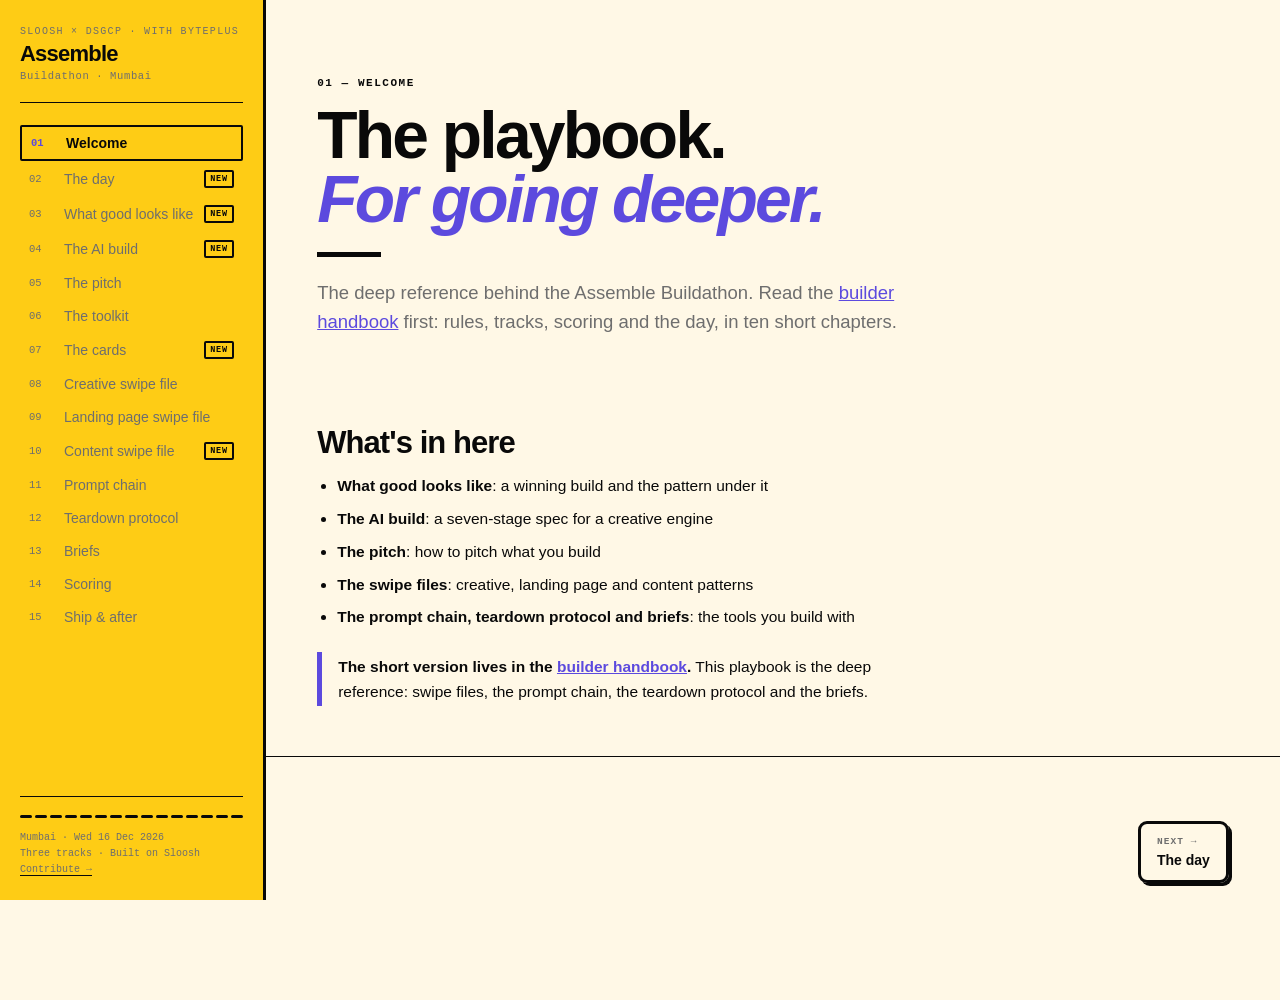
<file: playbook/index.html>
<!doctype html>
<html lang="en">
<head>
<meta charset="utf-8">
<meta name="viewport" content="width=device-width, initial-scale=1">
<title>Assemble Buildathon — the full playbook</title>
<meta name="description" content="The working handbook for the Assemble Buildathon: Sloosh × DSG Consumer Partners, in partnership with BytePlus. Build an AI creative workflow your team runs itself in 2027.">
<link rel="stylesheet" href="../assets/sloosh.css">
<link rel="stylesheet" href="../assets/cards.css">
<link rel="stylesheet" href="../assets/styles.css">
<link rel="icon" href="data:image/svg+xml,<svg xmlns='http://www.w3.org/2000/svg' viewBox='0 0 100 100'><text y='.9em' font-size='90'>🗂️</text></svg>">
</head>
<body>

<div class="shell">
  <aside class="sidebar">
    <div class="brand">
      <div class="org">Sloosh × DSGCP · with BytePlus</div>
      <div class="nm">Assemble</div>
      <div class="sub">Buildathon · Mumbai</div>
    </div>
    <nav class="toc" id="toc"></nav>
    <div class="side-foot">
      <div class="progress" id="progress"></div>
      <p>Mumbai · Wed 16 Dec 2026<br>
         Three tracks · Built on Sloosh<br>
         <a href="https://github.com/arth6025/buildathon-handbook" rel="noopener">Contribute →</a></p>
    </div>
  </aside>
  <main class="content" id="content"></main>
</div>

<script src="../data/cards.js"></script>
<script src="../data/recipes.js"></script>
<script src="../assets/cardgrid.js"></script>
<script src="../data/swipe.js"></script>
<script src="../data/prompts.js"></script>
<script src="../data/handbook.js"></script>
<script src="../app.js"></script>
</body>
</html>
</file>
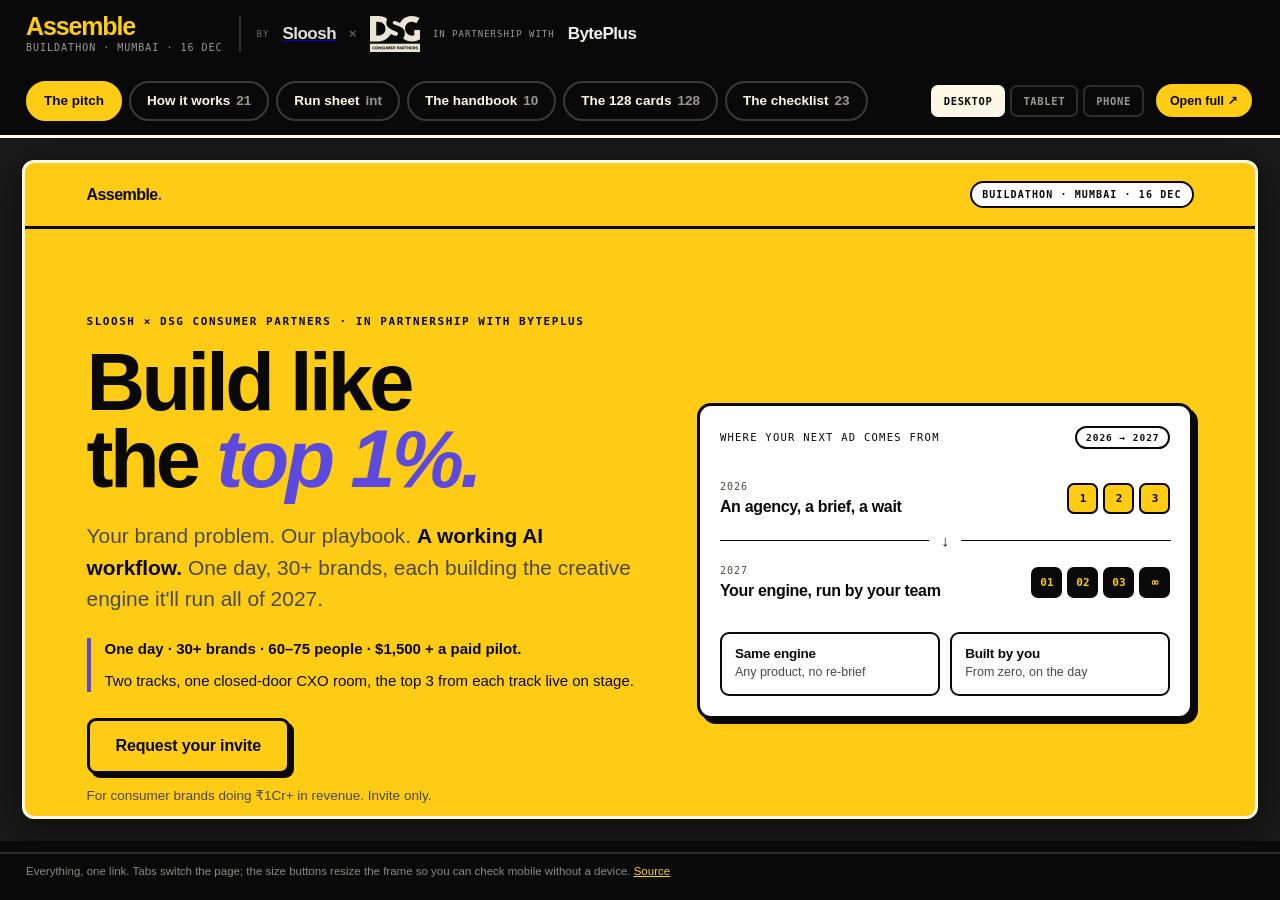
<file: preview/index.html>
<!doctype html>
<html lang="en">
<head>
<meta charset="utf-8">
<meta name="viewport" content="width=device-width, initial-scale=1">
<title>Assemble Buildathon — preview everything</title>
<meta name="description" content="Every page of the Assemble Buildathon in one preview: the pitch, the flow, the handbook, the 128 cards and the action checklist.">
<link rel="stylesheet" href="../assets/sloosh.css">
<link rel="icon" href="data:image/svg+xml,<svg xmlns='http://www.w3.org/2000/svg' viewBox='0 0 100 100'><text y='.9em' font-size='90'>👀</text></svg>">
<style>
  * { box-sizing:border-box; }
  html, body { margin:0; padding:0; height:100%; }
  body { background:var(--sl-ink); color:#FFF8E6; font-family:var(--sl-display);
    display:flex; flex-direction:column; overflow:hidden; -webkit-font-smoothing:antialiased; }

  .top { flex:0 0 auto; padding:14px clamp(14px,2.5vw,26px);
    border-bottom:3px solid #FFF8E6; display:flex; align-items:center;
    gap:clamp(12px,2.5vw,28px); flex-wrap:wrap; }

  /* event lockup: Assemble, then the two hosts, then the partner */
  .lockup { display:flex; align-items:center; gap:16px; flex:0 0 auto; flex-wrap:wrap; }
  .event { display:flex; flex-direction:column; gap:3px; }
  .event .nm { font-size:25px; font-weight:800; letter-spacing:-0.045em;
    line-height:1; color:var(--sl-yellow); }
  .event .meta { font-family:var(--sl-mono); font-size:10px; letter-spacing:.1em;
    text-transform:uppercase; color:#9A9A94; white-space:nowrap; }

  .hosts { display:flex; align-items:center; gap:13px;
    padding-left:16px; border-left:2px solid #2E2E2E; }
  .hosts .lbl { font-family:var(--sl-mono); font-size:9px; letter-spacing:.11em;
    text-transform:uppercase; color:#6E6E6E; }
  .hosts a { display:flex; align-items:center; opacity:.92; transition:opacity .15s; }
  .hosts a:hover { opacity:1; }
  .hosts img.shopos { height:20px; width:auto; display:block; }
  /* DSGCP lockup is 419×300 — needs more height than a wordmark to stay legible */
  .hosts .dsgcp { height:36px; width:auto; display:block; }
  .hosts .x { color:#5A5A54; font-size:13px; font-weight:700; }
  .hosts .word { font-size:17px; font-weight:800; letter-spacing:-0.03em; color:#F2F2EE; }
  .hosts .with { font-family:var(--sl-mono); font-size:9px; letter-spacing:.11em; text-transform:uppercase; color:#9A9A94; white-space:nowrap; }

  .tabs { display:flex; gap:7px; flex-wrap:wrap; }
  .tabs button { font-family:var(--sl-display); font-size:13.5px; font-weight:700;
    line-height:1; padding:11px 16px; cursor:pointer; white-space:nowrap;
    background:transparent; color:#FFF8E6; border:2px solid #3A3A3A; border-radius:999px;
    transition:border-color .15s, background .15s, color .15s; }
  .tabs button:hover { border-color:#FFF8E6; }
  .tabs button[aria-selected="true"] { background:var(--sl-yellow); color:var(--sl-ink);
    border-color:var(--sl-yellow); }
  .tabs button .n { opacity:.6; margin-left:6px; font-variant-numeric:tabular-nums; }

  .right { margin-left:auto; display:flex; align-items:center; gap:10px; flex-wrap:wrap; }
  .sizes { display:flex; gap:5px; }
  .sizes button { font-family:var(--sl-mono); font-size:10.5px; font-weight:700;
    letter-spacing:.06em; text-transform:uppercase; padding:8px 11px; cursor:pointer;
    background:transparent; color:#9A9A94; border:2px solid #2E2E2E; border-radius:7px; }
  .sizes button[aria-pressed="true"] { color:var(--sl-ink); background:#FFF8E6;
    border-color:#FFF8E6; }
  .open { font-family:var(--sl-display); font-size:12.5px; font-weight:700;
    color:var(--sl-ink); background:var(--sl-yellow); border:2px solid var(--sl-ink);
    border-radius:999px; padding:9px 14px; text-decoration:none; white-space:nowrap; }

  .stage { flex:1 1 auto; min-height:0; background:#1A1A1A; display:grid;
    place-items:start center; overflow:auto; padding:clamp(10px,2vw,22px); }
  .frame { background:#fff; border:3px solid #FFF8E6; border-radius:12px;
    overflow:hidden; width:100%; height:100%; max-width:100%;
    box-shadow:0 10px 40px rgba(0,0,0,.5); }
  .frame.phone { width:390px; height:844px; max-height:100%; flex:0 0 auto; }
  .frame.tablet { width:834px; height:100%; }
  iframe { width:100%; height:100%; border:0; display:block; background:#fff; }

  .note { flex:0 0 auto; padding:9px clamp(14px,2.5vw,26px); font-size:11.5px;
    color:#8A8A84; border-top:2px solid #2A2A2A; line-height:1.4; }
  .note a { color:var(--sl-yellow); }

  @media (max-width: 760px) {
    .right { margin-left:0; width:100%; }
    .sizes { display:none; }
  }
</style>
</head>
<body>

<header class="top">
  <div class="lockup">
    <div class="event">
      <div class="nm">Assemble</div>
      <div class="meta">Buildathon · Mumbai · 16 Dec</div>
    </div>
    <div class="hosts">
      <span class="lbl">By</span>
      <a href="https://shopos.ai/" target="_blank" rel="noopener" aria-label="Sloosh by ShopOS">
        <span class="word">Sloosh</span>
      </a>
      <span class="x">×</span>
      <a href="https://www.dsgcp.com/" target="_blank" rel="noopener" aria-label="DSG Consumer Partners">
        <img class="dsgcp" src="../assets/logos/dsgcp-white.svg" alt="DSG Consumer Partners">
      </a>
      <span class="with">in partnership with</span>
      <span class="word">BytePlus</span>
    </div>
  </div>

  <div class="tabs" id="tabs" role="tablist">
    <button role="tab" aria-selected="true"  data-src="../"           data-label="The pitch">The pitch</button>
    <button role="tab" aria-selected="false" data-src="../flow/"      data-label="How it works">How it works<span class="n">21</span></button>
    <button role="tab" aria-selected="false" data-src="../flow/run-sheet/" data-label="Run sheet">Run sheet<span class="n">int</span></button>
    <button role="tab" aria-selected="false" data-src="../handbook/"  data-label="The handbook">The handbook<span class="n">10</span></button>
    <button role="tab" aria-selected="false" data-src="../cards/"     data-label="The 128 cards">The 128 cards<span class="n">128</span></button>
    <button role="tab" aria-selected="false" data-src="../checklist/" data-label="The checklist">The checklist<span class="n">23</span></button>
  </div>

  <div class="right">
    <div class="sizes" id="sizes">
      <button aria-pressed="true"  data-size="full">Desktop</button>
      <button aria-pressed="false" data-size="tablet">Tablet</button>
      <button aria-pressed="false" data-size="phone">Phone</button>
    </div>
    <a class="open" id="open" href="../" target="_blank" rel="noopener">Open full ↗</a>
  </div>
</header>

<div class="stage">
  <div class="frame" id="frame">
    <iframe id="view" src="../" title="The pitch" loading="eager"></iframe>
  </div>
</div>

<p class="note">
  Everything, one link. Tabs switch the page; the size buttons resize the frame so you can
  check mobile without a device. <a href="https://github.com/arth6025/buildathon-handbook">Source</a>
</p>

<script>
(function () {
  "use strict";
  var view  = document.getElementById("view");
  var frame = document.getElementById("frame");
  var open  = document.getElementById("open");

  function select(btn) {
    document.querySelectorAll("#tabs button").forEach(function (b) {
      b.setAttribute("aria-selected", String(b === btn));
    });
    view.src = btn.dataset.src;
    view.title = btn.dataset.label;
    open.href = btn.dataset.src;
    if (location.hash.slice(1) !== btn.dataset.src) {
      history.replaceState(null, "", "#" + btn.dataset.src);
    }
  }

  document.getElementById("tabs").addEventListener("click", function (e) {
    var b = e.target.closest("button[role=tab]");
    if (b) select(b);
  });

  document.getElementById("sizes").addEventListener("click", function (e) {
    var b = e.target.closest("button[data-size]");
    if (!b) return;
    document.querySelectorAll("#sizes button").forEach(function (x) {
      x.setAttribute("aria-pressed", String(x === b));
    });
    frame.className = "frame" + (b.dataset.size === "full" ? "" : " " + b.dataset.size);
  });

  // deep link: #../cards/ etc.
  var want = location.hash.slice(1);
  if (want) {
    var match = [].slice.call(document.querySelectorAll("#tabs button"))
      .filter(function (b) { return b.dataset.src === want; })[0];
    if (match) select(match);
  }
})();
</script>
</body>
</html>
</file>
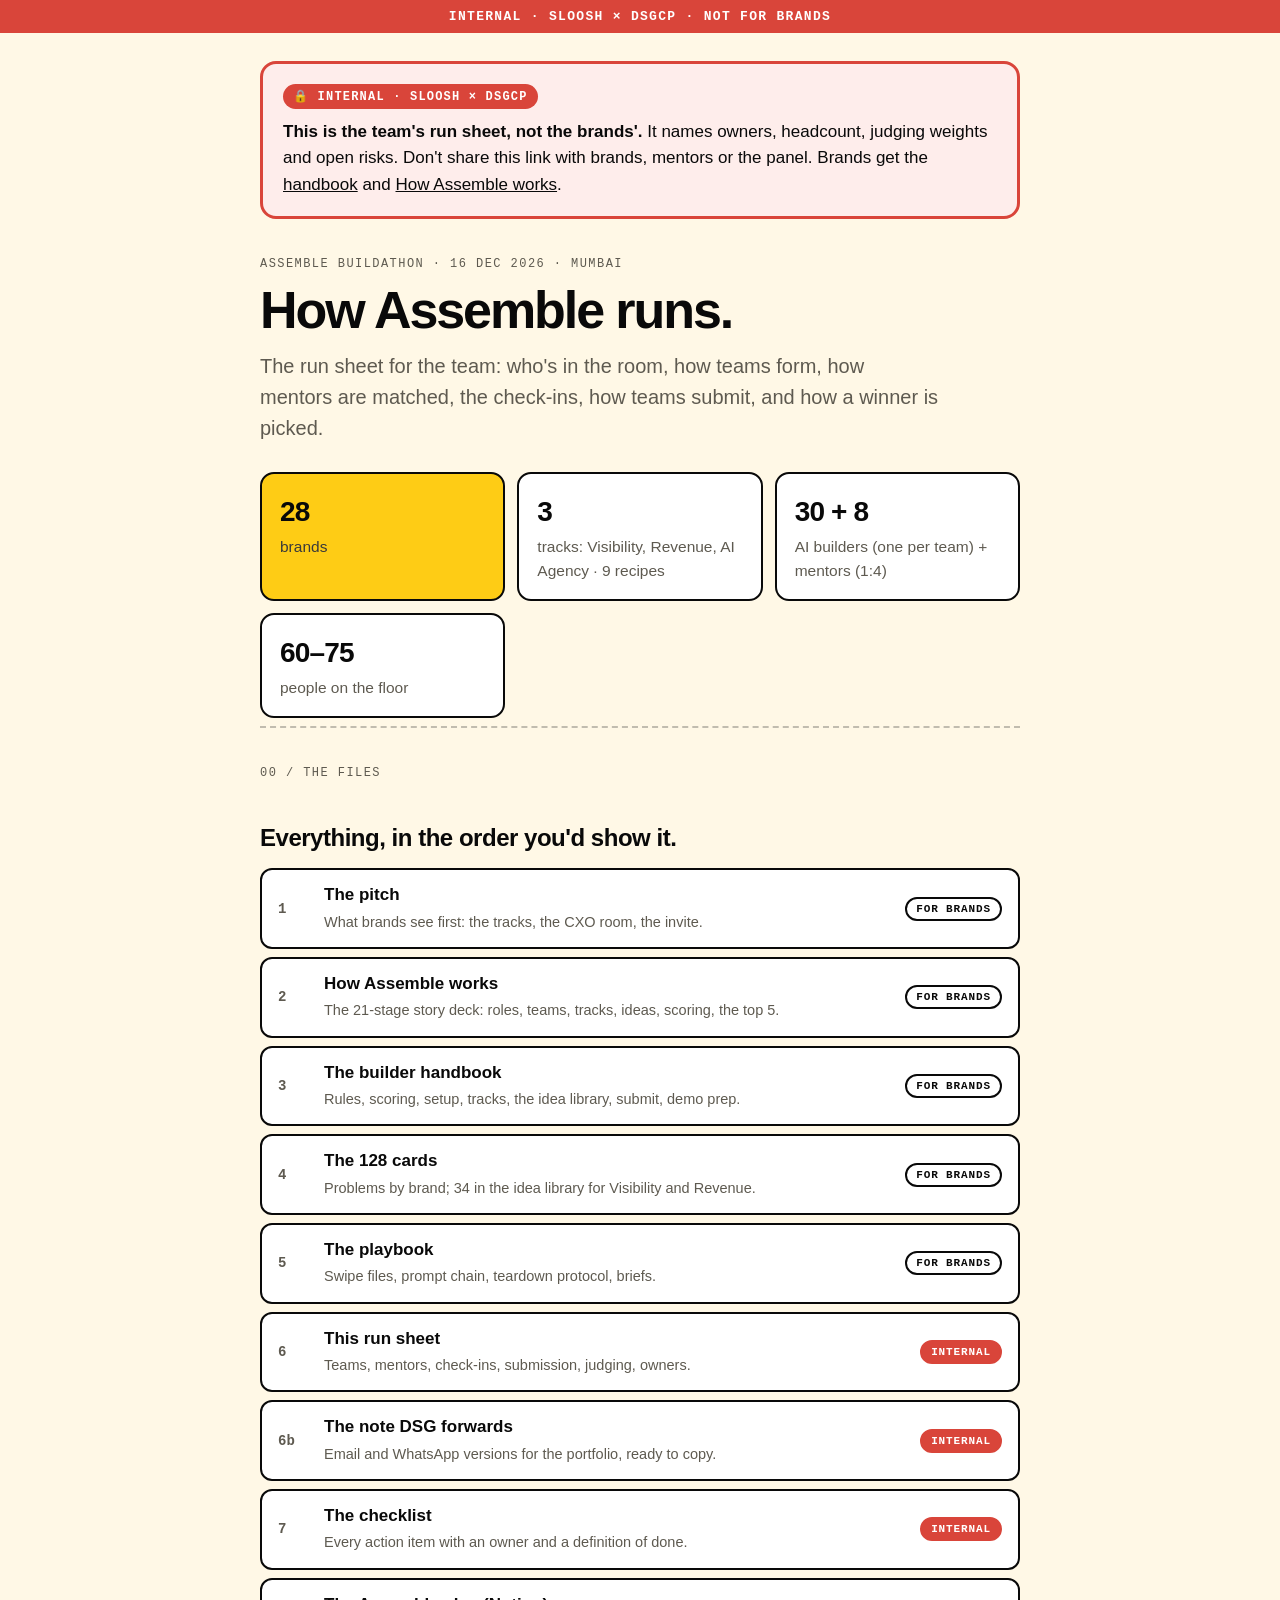
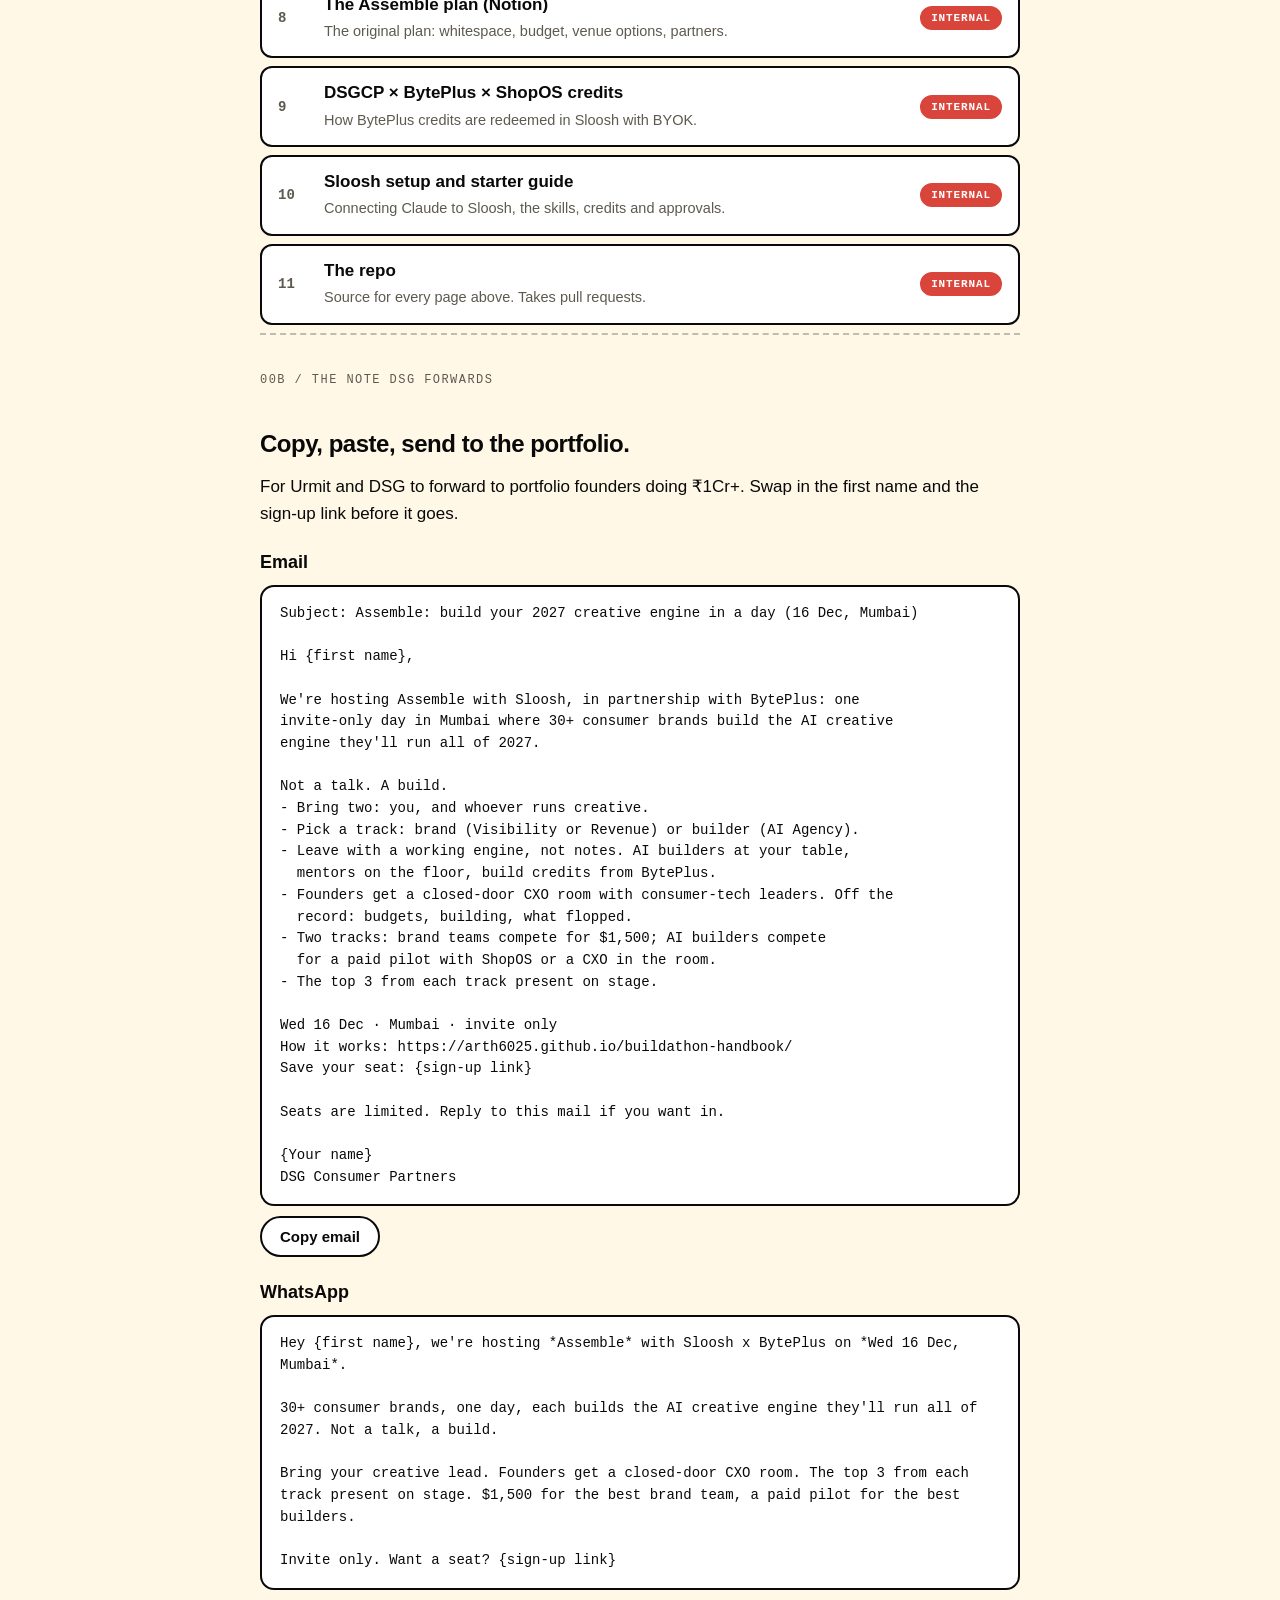
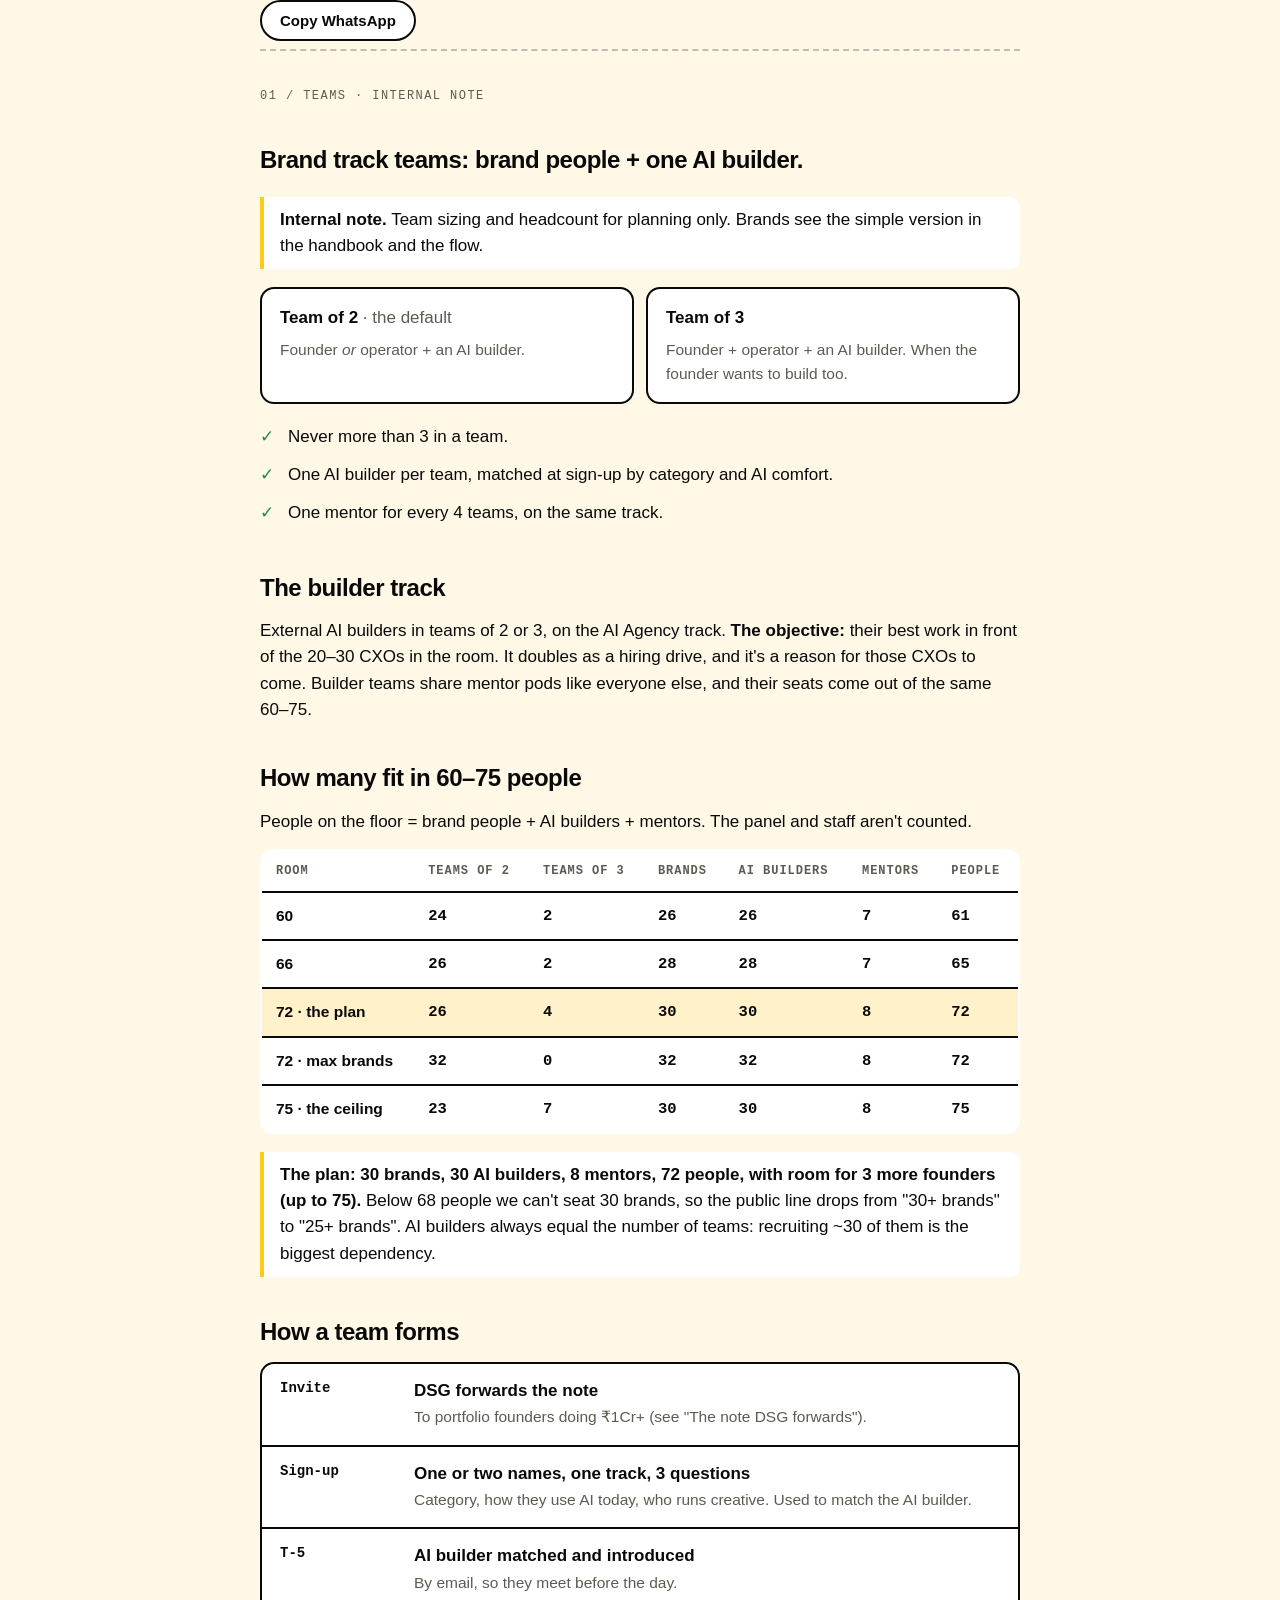
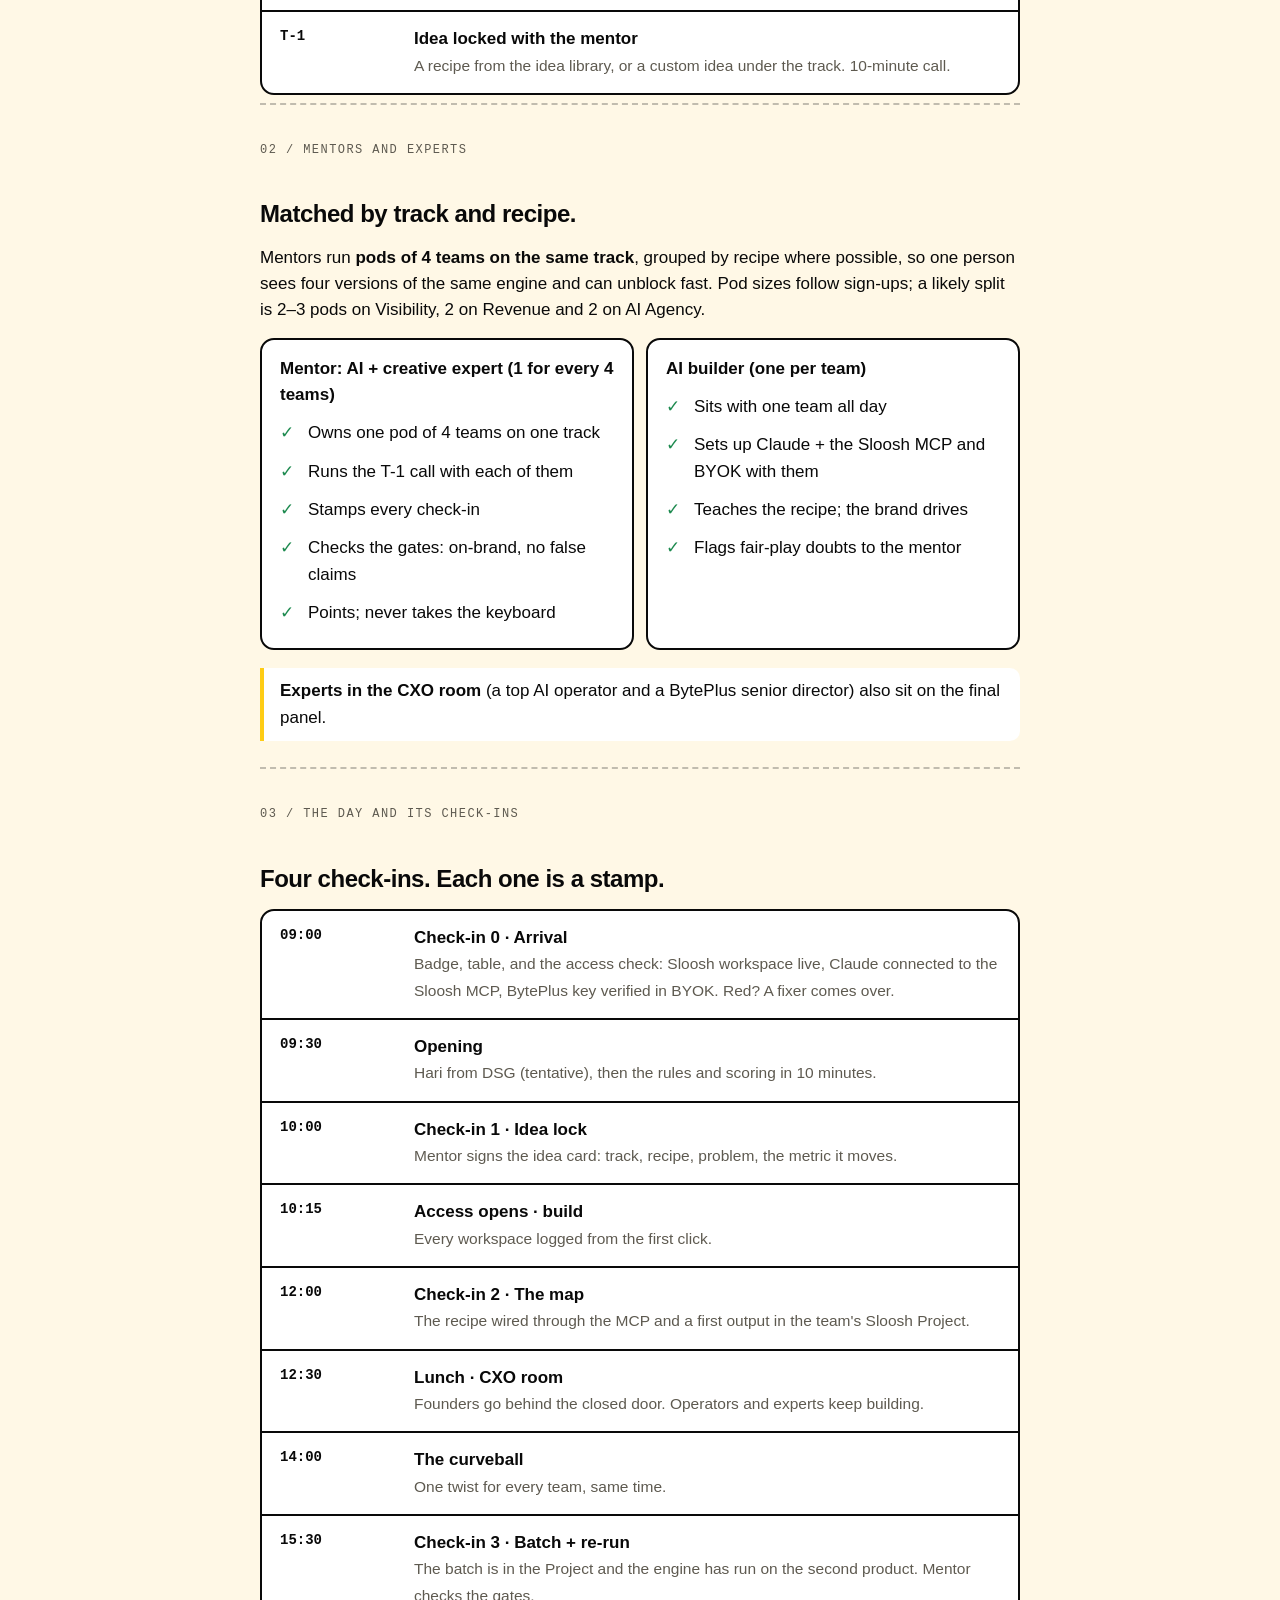
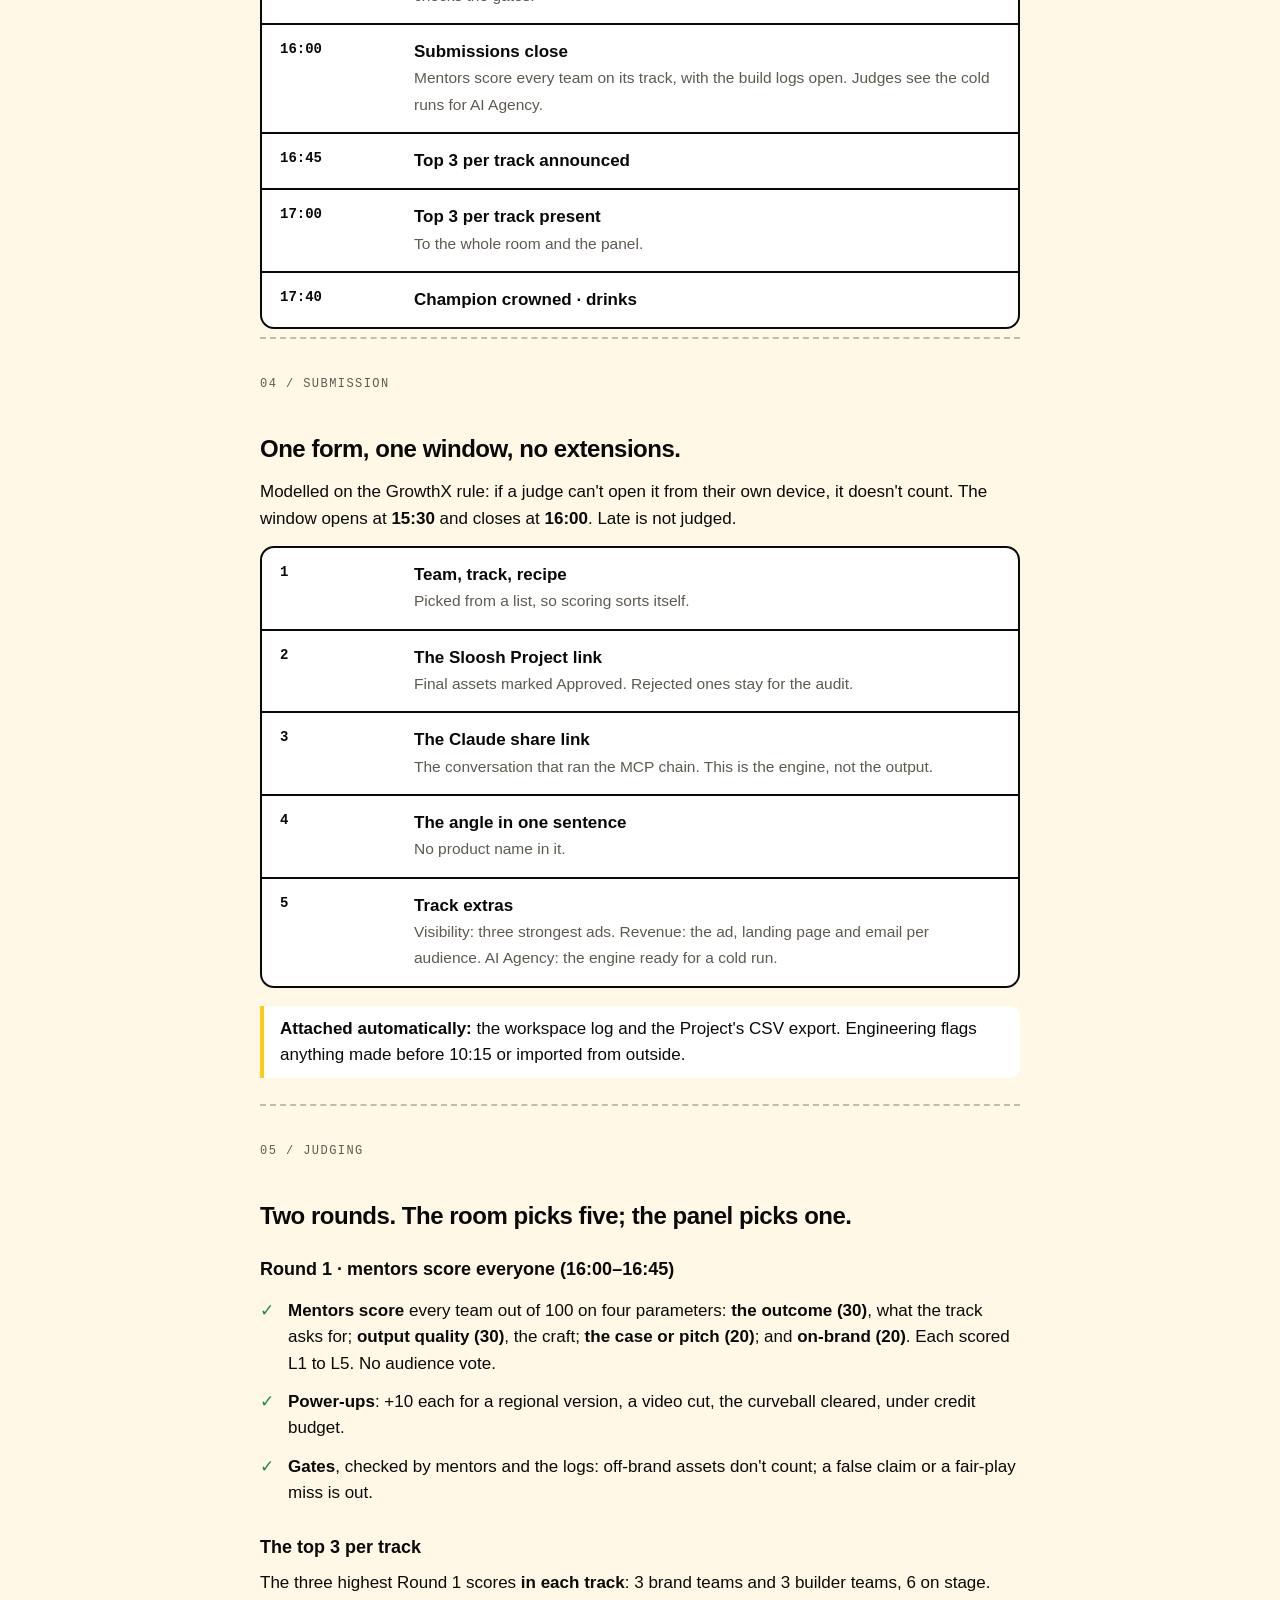
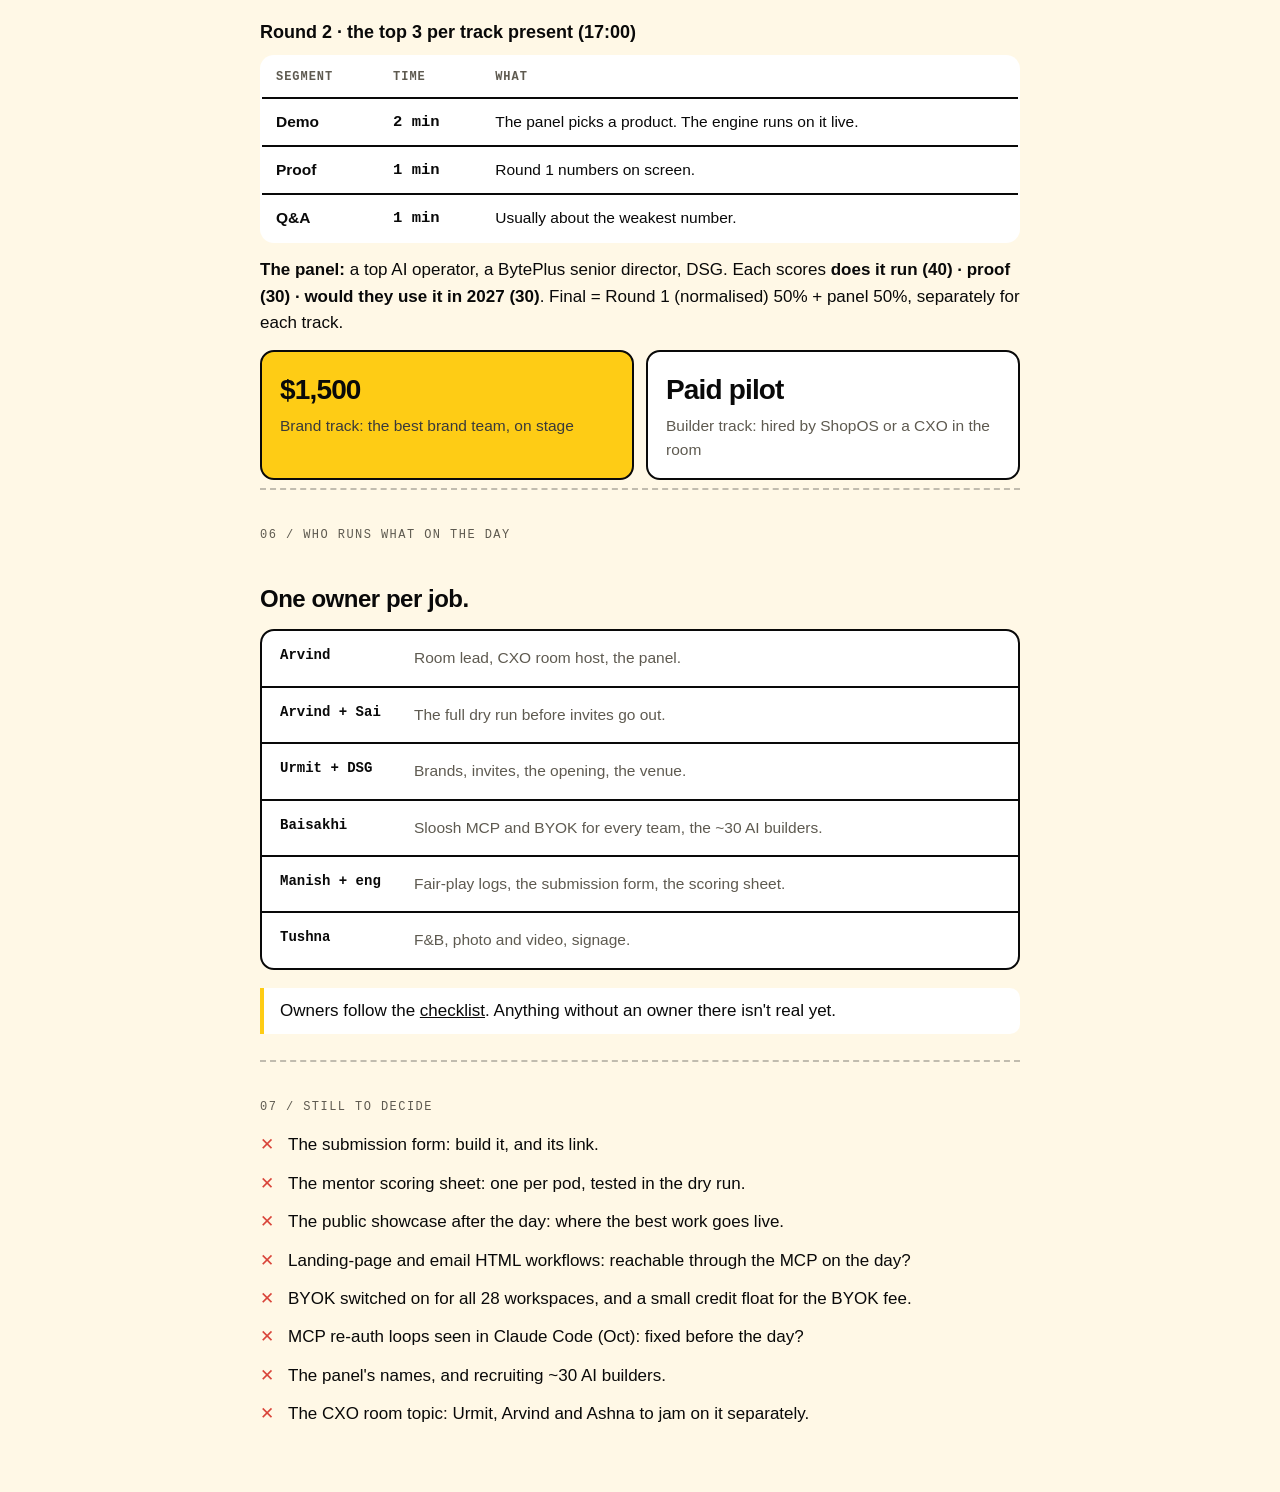
<file: flow/run-sheet/index.html>
<!doctype html>
<html lang="en">
<head>
<meta charset="utf-8">
<meta name="viewport" content="width=device-width, initial-scale=1">
<title>How Assemble Runs · Internal</title>
<meta name="description" content="Internal run sheet for the Assemble Buildathon (Sloosh × DSGCP): teams, mentors, check-ins, submission and judging.">
<meta name="robots" content="noindex">
<link rel="stylesheet" href="../../assets/sloosh.css">
<link rel="icon" href="data:image/svg+xml,<svg xmlns='http://www.w3.org/2000/svg' viewBox='0 0 100 100'><text y='.9em' font-size='90'>📋</text></svg>">
<style>
  :root { --bg:var(--sl-cream); --fg:var(--sl-ink); --mute:#5E5A50; --card:#fff; --acc:var(--sl-yellow); --line:var(--sl-ink); }
  @media (prefers-color-scheme: dark) { :root:not([data-theme="light"]) { --bg:#0E0E0E; --fg:#F4F1E8; --mute:#A7A398; --card:#191919; --line:#F4F1E8; } }
  :root[data-theme="dark"] { --bg:#0E0E0E; --fg:#F4F1E8; --mute:#A7A398; --card:#191919; --line:#F4F1E8; }
  * { box-sizing:border-box; }
  html { -webkit-text-size-adjust:100%; }
  body { margin:0; background:var(--bg); color:var(--fg); font-family:var(--sl-display); font-size:17px; line-height:1.55; -webkit-font-smoothing:antialiased; }
  a { color:inherit; }
  .wrap { width:min(100% - 32px, 760px); margin-inline:auto; }

  /* top bar */
  .top { position:sticky; top:0; z-index:5; background:var(--bg); border-bottom:2px solid var(--line); }
  .top .wrap { display:flex; align-items:center; gap:14px; height:56px; }
  .brand { font-weight:800; letter-spacing:-.03em; font-size:19px; white-space:nowrap; }
  .brand small { font-family:var(--sl-mono); font-weight:500; font-size:11px; letter-spacing:.08em; text-transform:uppercase; color:var(--mute); margin-left:8px; }
  .menu { margin-left:auto; font:700 14px var(--sl-display); background:var(--card); color:var(--fg); border:2px solid var(--line); border-radius:999px; padding:7px 14px; cursor:pointer; }
  .toc { display:none; border-top:2px solid var(--line); background:var(--bg); }
  .toc.open { display:block; }
  .toc ol { list-style:none; margin:0; padding:10px 0 14px; display:grid; grid-template-columns:repeat(auto-fill,minmax(210px,1fr)); gap:4px 16px; }
  .toc button { all:unset; cursor:pointer; display:flex; gap:10px; padding:7px 0; font-weight:600; }
  .toc button span { font-family:var(--sl-mono); color:var(--mute); font-weight:500; }
  .toc button[aria-current="true"] { text-decoration:underline; text-decoration-thickness:3px; text-decoration-color:var(--acc); text-underline-offset:5px; }

  /* chapters */
  .ch { display:none; padding:44px 0 32px; }
  .ch.on { display:block; }
  .kicker { font-family:var(--sl-mono); font-size:12px; letter-spacing:.12em; text-transform:uppercase; color:var(--mute); margin:0 0 10px; }
  h1 { font-size:clamp(34px, 6vw, 52px); line-height:1.02; letter-spacing:-.04em; margin:0 0 14px; }
  .lede { font-size:20px; color:var(--mute); margin:0 0 28px; max-width:34em; }
  h2 { font-size:24px; letter-spacing:-.02em; margin:36px 0 12px; }
  p { margin:0 0 14px; }

  /* hero */
  .hero { text-align:center; padding:40px 0 8px; }
  .hero .eyebrow { font-family:var(--sl-mono); font-size:12px; letter-spacing:.14em; text-transform:uppercase; color:var(--mute); }
  .hero h1 { font-size:clamp(56px, 13vw, 112px); margin:10px 0 6px; }
  .hero h1 em { font-style:normal; background:var(--acc); color:var(--sl-ink); padding:0 .12em; border-radius:8px; }
  .hero .sub { font-size:19px; margin:18px auto 26px; max-width:30em; }
  .hero .meta { font-family:var(--sl-mono); font-size:13px; letter-spacing:.06em; color:var(--mute); margin-bottom:26px; }

  /* blocks */
  .grid { display:grid; gap:12px; grid-template-columns:repeat(auto-fit,minmax(min(100%,220px),1fr)); }
  .card { background:var(--card); border:2px solid var(--line); border-radius:14px; padding:16px 18px; }
  .card h3 { margin:0 0 6px; font-size:17px; }
  .card p { margin:0; color:var(--mute); font-size:15.5px; }
  .card .big { font-size:28px; font-weight:800; letter-spacing:-.03em; color:var(--fg); margin-bottom:2px; }
  .card.hot { background:var(--acc); color:var(--sl-ink); }
  .card.hot p { color:#3a3a3a; }
  .rows { border:2px solid var(--line); border-radius:14px; overflow:hidden; background:var(--card); }
  .row { display:grid; grid-template-columns:120px 1fr; gap:14px; padding:14px 18px; border-top:2px solid var(--line); }
  .row:first-child { border-top:0; }
  .row .k { font-family:var(--sl-mono); font-weight:700; font-size:14px; }
  .row .v b { display:block; }
  .row .v span { color:var(--mute); font-size:15.5px; }
  @media (max-width:520px) { .row { grid-template-columns:1fr; gap:4px; } }
  .rule { display:grid; grid-template-columns:44px 1fr; gap:12px; padding:14px 0; border-top:2px dashed color-mix(in oklab, var(--line) 30%, transparent); }
  .rule:first-of-type { border-top:0; }
  .rule .n { font-family:var(--sl-mono); font-weight:700; color:var(--mute); padding-top:2px; }
  .rule b { display:block; font-size:18px; }
  .rule span { color:var(--mute); }
  .two { display:grid; gap:12px; grid-template-columns:repeat(auto-fit,minmax(min(100%,300px),1fr)); }
  ul.tick, ul.cross { list-style:none; padding:0; margin:0; }
  ul.tick li, ul.cross li { padding:6px 0 6px 28px; position:relative; }
  ul.tick li::before { content:"✓"; position:absolute; left:0; font-weight:800; color:#1d8a4f; }
  ul.cross li::before { content:"✕"; position:absolute; left:0; font-weight:800; color:#d9453a; }
  .note { border-left:4px solid var(--acc); padding:10px 16px; background:var(--card); border-radius:0 10px 10px 0; margin:18px 0; }
  table { width:100%; border-collapse:collapse; background:var(--card); border:2px solid var(--line); border-radius:14px; overflow:hidden; font-size:15.5px; }
  th, td { text-align:left; padding:11px 14px; border-top:2px solid var(--line); vertical-align:top; }
  thead th { border-top:0; font-family:var(--sl-mono); font-size:12px; letter-spacing:.08em; text-transform:uppercase; color:var(--mute); }
  td.w { font-family:var(--sl-mono); font-weight:700; white-space:nowrap; }
  .tablewrap { overflow-x:auto; }
  pre { white-space:pre-wrap; background:var(--card); border:2px solid var(--line); border-radius:14px; padding:16px 18px; font:14px/1.55 var(--sl-mono); margin:0; }
  .copy { margin-top:10px; }

  /* ideas */
  .filters { display:flex; flex-wrap:wrap; gap:8px; margin:0 0 16px; }
  .chip { font:700 14px var(--sl-display); background:var(--card); color:var(--fg); border:2px solid var(--line); border-radius:999px; padding:6px 14px; cursor:pointer; }
  .chip[aria-pressed="true"] { background:var(--acc); color:var(--sl-ink); }
  .idea .tag { font-family:var(--sl-mono); font-size:11.5px; letter-spacing:.08em; text-transform:uppercase; color:var(--mute); margin-bottom:6px; }
  .idea h3 { font-size:17px; }
  .idea ol.chain { margin:8px 0 0; padding-left:20px; color:var(--mute); font-size:14.5px; }
  .card.hot ol.chain { color:#3a3a3a; }
  .idea ol.chain li { padding:2px 0; }
  .idea .brand-line { font-size:13.5px; font-weight:700; margin-top:8px; color:var(--fg); }

  /* buttons + pager */
  .btn { display:inline-flex; align-items:center; gap:8px; font:800 16px var(--sl-display); background:var(--acc); color:var(--sl-ink); border:2px solid var(--sl-ink); border-radius:999px; padding:12px 22px; cursor:pointer; text-decoration:none; box-shadow:3px 3px 0 var(--sl-ink); }
  .btn.ghost { background:var(--card); color:var(--fg); border-color:var(--line); box-shadow:none; }
  .pager { display:flex; justify-content:space-between; gap:12px; border-top:2px solid var(--line); padding:20px 0 48px; }
  .pager button { all:unset; cursor:pointer; display:flex; flex-direction:column; gap:2px; max-width:48%; }
  .pager button:last-child { text-align:right; margin-left:auto; }
  .pager small { font-family:var(--sl-mono); font-size:11px; letter-spacing:.1em; text-transform:uppercase; color:var(--mute); }
  .pager b { font-size:18px; }
  .pager button[hidden], .pager[hidden] { display:none; }
  :focus-visible { outline:3px dashed var(--acc); outline-offset:3px; }

  .banner { background:#d9453a; color:#fff; font:700 13px var(--sl-mono); letter-spacing:.1em; text-transform:uppercase; text-align:center; padding:9px 12px; position:sticky; top:0; z-index:6; }
  .sec { padding:36px 0 8px; border-bottom:2px dashed color-mix(in oklab, var(--line) 25%, transparent); }
  .sec:last-child { border-bottom:0; padding-bottom:60px; }
  h3 { font-size:18px; margin:22px 0 8px; }
  .internal { margin:28px 0 0; border:3px solid #d9453a; border-radius:16px; padding:18px 20px; background:color-mix(in oklab, #d9453a 10%, var(--card)); }
  .internal .tag { display:inline-block; background:#d9453a; color:#fff; font:700 12px var(--sl-mono); letter-spacing:.1em; text-transform:uppercase; padding:5px 10px; border-radius:999px; margin-bottom:10px; }
  .internal p { margin:0; font-size:17px; }
  .files { display:grid; gap:8px; }
  .file { display:grid; grid-template-columns:34px 1fr auto; gap:12px; align-items:center; text-decoration:none; color:inherit; background:var(--card); border:2px solid var(--line); border-radius:12px; padding:12px 16px; }
  .file:hover { background:color-mix(in oklab, var(--acc) 20%, var(--card)); }
  .file .n { font:700 14px var(--sl-mono); color:var(--mute); }
  .file b { display:block; }
  .file i { font-style:normal; color:var(--mute); font-size:14.5px; }
  .file em { font:700 11px var(--sl-mono); font-style:normal; letter-spacing:.08em; text-transform:uppercase; padding:4px 9px; border-radius:999px; border:2px solid var(--line); white-space:nowrap; }
  .file.int em { background:#d9453a; border-color:#d9453a; color:#fff; }
  @media (max-width:520px) { .file { grid-template-columns:26px 1fr; } .file em { grid-column:2; justify-self:start; } }
  .muted { color:var(--mute); font-weight:500; }
  tr.pick td { background:color-mix(in oklab, var(--acc) 30%, var(--card)); }
  .fwd { white-space:pre-wrap; background:var(--card); border:2px solid var(--line); border-radius:14px; padding:16px 18px; font:14px/1.55 var(--sl-mono); margin:0; }
  .btn { display:inline-flex; align-items:center; font:800 15px var(--sl-display); background:var(--card); color:var(--fg); border:2px solid var(--line); border-radius:999px; padding:10px 18px; cursor:pointer; margin-top:10px; }
</style>
</head>
<body>
<div class="banner">Internal · Sloosh × DSGCP · not for brands</div>
<main class="wrap">

  <div class="internal">
    <div class="tag">🔒 Internal · Sloosh × DSGCP</div>
    <p><b>This is the team's run sheet, not the brands'.</b> It names owners, headcount, judging weights and open risks. Don't share this link with brands, mentors or the panel. Brands get the <a href="../../handbook/">handbook</a> and <a href="../">How Assemble works</a>.</p>
  </div>

  <section class="sec">
    <p class="kicker">Assemble Buildathon · 16 Dec 2026 · Mumbai</p>
    <h1>How Assemble runs.</h1>
    <p class="lede">The run sheet for the team: who's in the room, how teams form, how mentors are matched, the check-ins, how teams submit, and how a winner is picked. </p>
    <div class="grid">
      <div class="card hot"><div class="big">28</div><p>brands</p></div>
      <div class="card"><div class="big">3</div><p>tracks: Visibility, Revenue, AI Agency · 9 recipes</p></div>
      <div class="card"><div class="big">30 + 8</div><p>AI builders (one per team) + mentors (1:4)</p></div>
      <div class="card"><div class="big">60–75</div><p>people on the floor</p></div>
    </div>
  </section>

  <section class="sec">
    <p class="kicker">00 / The files</p>
    <h2>Everything, in the order you'd show it.</h2>
    <div class="files">
      <a class="file" href="../../"><span class="n">1</span><span><b>The pitch</b><i>What brands see first: the tracks, the CXO room, the invite.</i></span><em>For brands</em></a>
      <a class="file" href="../"><span class="n">2</span><span><b>How Assemble works</b><i>The 21-stage story deck: roles, teams, tracks, ideas, scoring, the top 5.</i></span><em>For brands</em></a>
      <a class="file" href="../../handbook/"><span class="n">3</span><span><b>The builder handbook</b><i>Rules, scoring, setup, tracks, the idea library, submit, demo prep.</i></span><em>For brands</em></a>
      <a class="file" href="../../cards/"><span class="n">4</span><span><b>The 128 cards</b><i>Problems by brand; 34 in the idea library for Visibility and Revenue.</i></span><em>For brands</em></a>
      <a class="file" href="../../playbook/"><span class="n">5</span><span><b>The playbook</b><i>Swipe files, prompt chain, teardown protocol, briefs.</i></span><em>For brands</em></a>
      <a class="file int" href="./"><span class="n">6</span><span><b>This run sheet</b><i>Teams, mentors, check-ins, submission, judging, owners.</i></span><em>Internal</em></a>
      <a class="file int" href="#fwdEmail"><span class="n">6b</span><span><b>The note DSG forwards</b><i>Email and WhatsApp versions for the portfolio, ready to copy.</i></span><em>Internal</em></a>
      <a class="file int" href="../../checklist/"><span class="n">7</span><span><b>The checklist</b><i>Every action item with an owner and a definition of done.</i></span><em>Internal</em></a>
      <a class="file int" href="https://app.notion.com/p/ORBIT-Buildathon-1-Mumbai-Nov-2026-3cbbac0b52998166b9baf0fad6c95cc3" target="_blank" rel="noopener"><span class="n">8</span><span><b>The Assemble plan (Notion)</b><i>The original plan: whitespace, budget, venue options, partners.</i></span><em>Internal</em></a>
      <a class="file int" href="https://claude.ai/artifact/FLWMv9MyAuz9zTXpvakujZ" target="_blank" rel="noopener"><span class="n">9</span><span><b>DSGCP × BytePlus × ShopOS credits</b><i>How BytePlus credits are redeemed in Sloosh with BYOK.</i></span><em>Internal</em></a>
      <a class="file int" href="https://claude.ai/artifact/GpDkkBmf5C8GFNuWLfxJtW" target="_blank" rel="noopener"><span class="n">10</span><span><b>Sloosh setup and starter guide</b><i>Connecting Claude to Sloosh, the skills, credits and approvals.</i></span><em>Internal</em></a>
      <a class="file int" href="https://github.com/arth6025/buildathon-handbook" target="_blank" rel="noopener"><span class="n">11</span><span><b>The repo</b><i>Source for every page above. Takes pull requests.</i></span><em>Internal</em></a>
    </div>
  </section>

  <section class="sec">
    <p class="kicker">00b / The note DSG forwards</p>
    <h2>Copy, paste, send to the portfolio.</h2>
    <p>For Urmit and DSG to forward to portfolio founders doing ₹1Cr+. Swap in the first name and the sign-up link before it goes.</p>
    <h3>Email</h3>
<pre class="fwd" id="fwdEmail">Subject: Assemble: build your 2027 creative engine in a day (16 Dec, Mumbai)

Hi {first name},

We're hosting Assemble with Sloosh, in partnership with BytePlus: one
invite-only day in Mumbai where 30+ consumer brands build the AI creative
engine they'll run all of 2027.

Not a talk. A build.
- Bring two: you, and whoever runs creative.
- Pick a track: brand (Visibility or Revenue) or builder (AI Agency).
- Leave with a working engine, not notes. AI builders at your table,
  mentors on the floor, build credits from BytePlus.
- Founders get a closed-door CXO room with consumer-tech leaders. Off the
  record: budgets, building, what flopped.
- Two tracks: brand teams compete for $1,500; AI builders compete
  for a paid pilot with ShopOS or a CXO in the room.
- The top 3 from each track present on stage.

Wed 16 Dec · Mumbai · invite only
How it works: https://arth6025.github.io/buildathon-handbook/
Save your seat: {sign-up link}

Seats are limited. Reply to this mail if you want in.

{Your name}
DSG Consumer Partners</pre>
    <button class="btn ghost copy" type="button" data-copy="fwdEmail">Copy email</button>

    <h3>WhatsApp</h3>
<pre class="fwd" id="fwdWa">Hey {first name}, we're hosting *Assemble* with Sloosh x BytePlus on *Wed 16 Dec, Mumbai*.

30+ consumer brands, one day, each builds the AI creative engine they'll run all of 2027. Not a talk, a build.

Bring your creative lead. Founders get a closed-door CXO room. The top 3 from each track present on stage. $1,500 for the best brand team, a paid pilot for the best builders.

Invite only. Want a seat? {sign-up link}</pre>
    <button class="btn ghost copy" type="button" data-copy="fwdWa">Copy WhatsApp</button>
  </section>

  <section class="sec">
    <p class="kicker">01 / Teams · internal note</p>
    <h2>Brand track teams: brand people + one AI builder.</h2>
    <p class="note"><b>Internal note.</b> Team sizing and headcount for planning only. Brands see the simple version in the handbook and the flow.</p>
    <div class="two">
      <div class="card"><h3>Team of 2 <span class="muted">· the default</span></h3><p>Founder <i>or</i> operator + an AI builder.</p></div>
      <div class="card"><h3>Team of 3</h3><p>Founder + operator + an AI builder. When the founder wants to build too.</p></div>
    </div>
    <ul class="tick" style="margin-top:14px">
      <li>Never more than 3 in a team.</li>
      <li>One AI builder per team, matched at sign-up by category and AI comfort.</li>
      <li>One mentor for every 4 teams, on the same track.</li>
    </ul>

    <h2>The builder track</h2>
    <p>External AI builders in teams of 2 or 3, on the AI Agency track. <b>The objective:</b> their best work in front of the 20–30 CXOs in the room. It doubles as a hiring drive, and it's a reason for those CXOs to come. Builder teams share mentor pods like everyone else, and their seats come out of the same 60–75.</p>

    <h2>How many fit in 60–75 people</h2>
    <p>People on the floor = brand people + AI builders + mentors. The panel and staff aren't counted.</p>
    <div class="tablewrap"><table>
      <thead><tr><th>Room</th><th>Teams of 2</th><th>Teams of 3</th><th>Brands</th><th>AI builders</th><th>Mentors</th><th>People</th></tr></thead>
      <tbody>
        <tr><td><b>60</b></td><td class="w">24</td><td class="w">2</td><td class="w">26</td><td class="w">26</td><td class="w">7</td><td class="w">61</td></tr>
        <tr><td><b>66</b></td><td class="w">26</td><td class="w">2</td><td class="w">28</td><td class="w">28</td><td class="w">7</td><td class="w">65</td></tr>
        <tr class="pick"><td><b>72 · the plan</b></td><td class="w">26</td><td class="w">4</td><td class="w">30</td><td class="w">30</td><td class="w">8</td><td class="w">72</td></tr>
        <tr><td><b>72 · max brands</b></td><td class="w">32</td><td class="w">0</td><td class="w">32</td><td class="w">32</td><td class="w">8</td><td class="w">72</td></tr>
        <tr><td><b>75 · the ceiling</b></td><td class="w">23</td><td class="w">7</td><td class="w">30</td><td class="w">30</td><td class="w">8</td><td class="w">75</td></tr>
      </tbody>
    </table></div>
    <p class="note"><b>The plan: 30 brands, 30 AI builders, 8 mentors, 72 people, with room for 3 more founders (up to 75).</b> Below 68 people we can't seat 30 brands, so the public line drops from "30+ brands" to "25+ brands". AI builders always equal the number of teams: recruiting ~30 of them is the biggest dependency.</p>

    <h2>How a team forms</h2>
    <div class="rows">
      <div class="row"><div class="k">Invite</div><div class="v"><b>DSG forwards the note</b><span>To portfolio founders doing ₹1Cr+ (see "The note DSG forwards").</span></div></div>
      <div class="row"><div class="k">Sign-up</div><div class="v"><b>One or two names, one track, 3 questions</b><span>Category, how they use AI today, who runs creative. Used to match the AI builder.</span></div></div>
      <div class="row"><div class="k">T-5</div><div class="v"><b>AI builder matched and introduced</b><span>By email, so they meet before the day.</span></div></div>
      <div class="row"><div class="k">T-1</div><div class="v"><b>Idea locked with the mentor</b><span>A recipe from the idea library, or a custom idea under the track. 10-minute call.</span></div></div>
    </div>
  </section>

  <section class="sec">
    <p class="kicker">02 / Mentors and experts</p>
    <h2>Matched by track and recipe.</h2>
    <p>Mentors run <b>pods of 4 teams on the same track</b>, grouped by recipe where possible, so one person sees four versions of the same engine and can unblock fast. Pod sizes follow sign-ups; a likely split is 2–3 pods on Visibility, 2 on Revenue and 2 on AI Agency.</p>
    <div class="two">
      <div class="card"><h3>Mentor: AI + creative expert (1 for every 4 teams)</h3>
        <ul class="tick"><li>Owns one pod of 4 teams on one track</li><li>Runs the T-1 call with each of them</li><li>Stamps every check-in</li><li>Checks the gates: on-brand, no false claims</li><li>Points; never takes the keyboard</li></ul></div>
      <div class="card"><h3>AI builder (one per team)</h3>
        <ul class="tick"><li>Sits with one team all day</li><li>Sets up Claude + the Sloosh MCP and BYOK with them</li><li>Teaches the recipe; the brand drives</li><li>Flags fair-play doubts to the mentor</li></ul></div>
    </div>
    <p class="note"><b>Experts in the CXO room</b> (a top AI operator and a BytePlus senior director) also sit on the final panel.</p>
  </section>

  <section class="sec">
    <p class="kicker">03 / The day and its check-ins</p>
    <h2>Four check-ins. Each one is a stamp.</h2>
    <div class="rows">
      <div class="row"><div class="k">09:00</div><div class="v"><b>Check-in 0 · Arrival</b><span>Badge, table, and the access check: Sloosh workspace live, Claude connected to the Sloosh MCP, BytePlus key verified in BYOK. Red? A fixer comes over.</span></div></div>
      <div class="row"><div class="k">09:30</div><div class="v"><b>Opening</b><span>Hari from DSG (tentative), then the rules and scoring in 10 minutes.</span></div></div>
      <div class="row"><div class="k">10:00</div><div class="v"><b>Check-in 1 · Idea lock</b><span>Mentor signs the idea card: track, recipe, problem, the metric it moves.</span></div></div>
      <div class="row"><div class="k">10:15</div><div class="v"><b>Access opens · build</b><span>Every workspace logged from the first click.</span></div></div>
      <div class="row"><div class="k">12:00</div><div class="v"><b>Check-in 2 · The map</b><span>The recipe wired through the MCP and a first output in the team's Sloosh Project.</span></div></div>
      <div class="row"><div class="k">12:30</div><div class="v"><b>Lunch · CXO room</b><span>Founders go behind the closed door. Operators and experts keep building.</span></div></div>
      <div class="row"><div class="k">14:00</div><div class="v"><b>The curveball</b><span>One twist for every team, same time.</span></div></div>
      <div class="row"><div class="k">15:30</div><div class="v"><b>Check-in 3 · Batch + re-run</b><span>The batch is in the Project and the engine has run on the second product. Mentor checks the gates.</span></div></div>
      <div class="row"><div class="k">16:00</div><div class="v"><b>Submissions close</b><span>Mentors score every team on its track, with the build logs open. Judges see the cold runs for AI Agency.</span></div></div>
      <div class="row"><div class="k">16:45</div><div class="v"><b>Top 3 per track announced</b></div></div>
      <div class="row"><div class="k">17:00</div><div class="v"><b>Top 3 per track present</b><span>To the whole room and the panel.</span></div></div>
      <div class="row"><div class="k">17:40</div><div class="v"><b>Champion crowned · drinks</b></div></div>
    </div>
  </section>

  <section class="sec">
    <p class="kicker">04 / Submission</p>
    <h2>One form, one window, no extensions.</h2>
    <p>Modelled on the GrowthX rule: if a judge can't open it from their own device, it doesn't count. The window opens at <b>15:30</b> and closes at <b>16:00</b>. Late is not judged.</p>
    <div class="rows">
      <div class="row"><div class="k">1</div><div class="v"><b>Team, track, recipe</b><span>Picked from a list, so scoring sorts itself.</span></div></div>
      <div class="row"><div class="k">2</div><div class="v"><b>The Sloosh Project link</b><span>Final assets marked Approved. Rejected ones stay for the audit.</span></div></div>
      <div class="row"><div class="k">3</div><div class="v"><b>The Claude share link</b><span>The conversation that ran the MCP chain. This is the engine, not the output.</span></div></div>
      <div class="row"><div class="k">4</div><div class="v"><b>The angle in one sentence</b><span>No product name in it.</span></div></div>
      <div class="row"><div class="k">5</div><div class="v"><b>Track extras</b><span>Visibility: three strongest ads. Revenue: the ad, landing page and email per audience. AI Agency: the engine ready for a cold run.</span></div></div>
    </div>
    <p class="note"><b>Attached automatically:</b> the workspace log and the Project's CSV export. Engineering flags anything made before 10:15 or imported from outside.</p>
  </section>

  <section class="sec">
    <p class="kicker">05 / Judging</p>
    <h2>Two rounds. The room picks five; the panel picks one.</h2>
    <h3>Round 1 · mentors score everyone (16:00–16:45)</h3>
    <ul class="tick">
      <li><b>Mentors score</b> every team out of 100 on four parameters: <b>the outcome (30)</b>, what the track asks for; <b>output quality (30)</b>, the craft; <b>the case or pitch (20)</b>; and <b>on-brand (20)</b>. Each scored L1 to L5. No audience vote.</li>
      <li><b>Power-ups</b>: +10 each for a regional version, a video cut, the curveball cleared, under credit budget.</li>
      <li><b>Gates</b>, checked by mentors and the logs: off-brand assets don't count; a false claim or a fair-play miss is out.</li>
    </ul>
    <h3>The top 3 per track</h3>
    <p>The three highest Round 1 scores <b>in each track</b>: 3 brand teams and 3 builder teams, 6 on stage.</p>
    <h3>Round 2 · the top 3 per track present (17:00)</h3>
    <div class="tablewrap"><table>
      <thead><tr><th>Segment</th><th>Time</th><th>What</th></tr></thead>
      <tbody>
        <tr><td><b>Demo</b></td><td class="w">2 min</td><td>The panel picks a product. The engine runs on it live.</td></tr>
        <tr><td><b>Proof</b></td><td class="w">1 min</td><td>Round 1 numbers on screen.</td></tr>
        <tr><td><b>Q&amp;A</b></td><td class="w">1 min</td><td>Usually about the weakest number.</td></tr>
      </tbody>
    </table></div>
    <p style="margin-top:14px"><b>The panel:</b> a top AI operator, a BytePlus senior director, DSG. Each scores <b>does it run (40) · proof (30) · would they use it in 2027 (30)</b>. Final = Round 1 (normalised) 50% + panel 50%, separately for each track.</p>
    <div class="grid" style="margin-top:12px">
      <div class="card hot"><div class="big">$1,500</div><p>Brand track: the best brand team, on stage</p></div>
      <div class="card"><div class="big">Paid pilot</div><p>Builder track: hired by ShopOS or a CXO in the room</p></div>
    </div>
  </section>

  <section class="sec">
    <p class="kicker">06 / Who runs what on the day</p>
    <h2>One owner per job.</h2>
    <div class="rows">
      <div class="row"><div class="k">Arvind</div><div class="v"><span>Room lead, CXO room host, the panel.</span></div></div>
      <div class="row"><div class="k">Arvind + Sai</div><div class="v"><span>The full dry run before invites go out.</span></div></div>
      <div class="row"><div class="k">Urmit + DSG</div><div class="v"><span>Brands, invites, the opening, the venue.</span></div></div>
      <div class="row"><div class="k">Baisakhi</div><div class="v"><span>Sloosh MCP and BYOK for every team, the ~30 AI builders.</span></div></div>
      <div class="row"><div class="k">Manish + eng</div><div class="v"><span>Fair-play logs, the submission form, the scoring sheet.</span></div></div>
      <div class="row"><div class="k">Tushna</div><div class="v"><span>F&amp;B, photo and video, signage.</span></div></div>
    </div>
    <p class="note">Owners follow the <a href="../../checklist/">checklist</a>. Anything without an owner there isn't real yet.</p>
  </section>

  <section class="sec">
    <p class="kicker">07 / Still to decide</p>
    <ul class="cross">
      <li>The submission form: build it, and its link.</li>
      <li>The mentor scoring sheet: one per pod, tested in the dry run.</li>
      <li>The public showcase after the day: where the best work goes live.</li>
      <li>Landing-page and email HTML workflows: reachable through the MCP on the day?</li>
      <li>BYOK switched on for all 28 workspaces, and a small credit float for the BYOK fee.</li>
      <li>MCP re-auth loops seen in Claude Code (Oct): fixed before the day?</li>
      <li>The panel's names, and recruiting ~30 AI builders.</li>
      <li>The CXO room topic: Urmit, Arvind and Ashna to jam on it separately.</li>
    </ul>
  </section>
</main>
<script>
document.addEventListener("click", function (e) {
  var b = e.target.closest("[data-copy]"); if (!b) return;
  var t = document.getElementById(b.dataset.copy).textContent, label = b.textContent;
  try { navigator.clipboard.writeText(t).then(function () { b.textContent = "Copied"; setTimeout(function () { b.textContent = label; }, 1800); }); } catch (err) {}
});
</script>
</body>
</html>
</file>
<file: assets/sloosh.css>
/* ============================================================================
   SLOOSH — shared brand tokens. Link this BEFORE any page stylesheet.
   Extracted from the ShopOS × DSG print deck.
   ========================================================================== */
:root {
  /* core */
  --sl-ink:      #090909;   /* near-black ground */
  --sl-yellow:   #FECC15;   /* primary accent */
  --sl-paper:    #FFFFFF;
  --sl-cream:    #FFF8E6;

  /* the 9 section colours, straight off the deck */
  --sl-food:     #FA4903;
  --sl-beauty:   #E8CCFF;
  --sl-health:   #54DA9C;
  --sl-fashion:  #090909;
  --sl-home:     #5C4ADE;
  --sl-cafe:     #793A04;
  --sl-stays:    #4DA2FF;
  --sl-every:    #FECC15;
  --sl-pages:    #008060;

  /* derived */
  --sl-ink-soft: #1C1C1C;
  --sl-grey:     #6E6E6E;
  --sl-line:     #090909;
  --sl-shadow:   4px 4px 0 var(--sl-ink);
  --sl-shadow-sm:3px 3px 0 var(--sl-ink);
  --sl-radius:   14px;
  --sl-radius-sm:9px;
  --sl-pill:     999px;
  --sl-border:   3px;

  --sl-display: "Helvetica Neue", Helvetica, Arial, system-ui, sans-serif;
  --sl-mono: ui-monospace, "SF Mono", SFMono-Regular, Menlo, Consolas, monospace;
}

/* ---------- the googly-eye device ---------- */
.sl-eyes { display:inline-flex; gap:.14em; vertical-align:-0.06em; }
.sl-eyes i {
  width:.82em; height:.82em; border-radius:50%;
  background:var(--sl-paper); border:.1em solid var(--sl-ink);
  display:inline-block; position:relative; font-style:normal;
}
.sl-eyes i::after {
  content:""; position:absolute; width:.42em; height:.42em; border-radius:50%;
  background:var(--sl-ink); left:.14em; top:.2em;
}
.sl-eyes.on-dark i { border-color:var(--sl-ink); }

/* wordmark: SL[eyes]SH */
.sl-wordmark {
  font-family:var(--sl-display); font-weight:800; letter-spacing:-0.045em;
  display:inline-flex; align-items:center; gap:.04em; line-height:1;
}
.sl-wordmark .y { color:var(--sl-yellow); }

/* ---------- shared sticker components ---------- */
.sl-pill {
  display:inline-block; font-family:var(--sl-display); font-weight:700;
  font-size:13px; line-height:1; padding:9px 15px;
  border:var(--sl-border) solid var(--sl-ink); border-radius:var(--sl-pill);
  background:var(--sl-ink); color:var(--sl-paper); white-space:nowrap;
}
.sl-pill.ghost { background:transparent; color:var(--sl-ink); }
.sl-pill.light { background:var(--sl-paper); color:var(--sl-ink); }

.sl-btn {
  display:inline-block; font-family:var(--sl-display); font-weight:800;
  font-size:17px; line-height:1; padding:17px 26px; cursor:pointer;
  background:var(--sl-yellow); color:var(--sl-ink); text-decoration:none;
  border:var(--sl-border) solid var(--sl-ink); border-radius:var(--sl-radius-sm);
  box-shadow:var(--sl-shadow); transition:transform .1s, box-shadow .1s;
}
.sl-btn:hover { transform:translate(2px,2px); box-shadow:2px 2px 0 var(--sl-ink); }
.sl-btn:active { transform:translate(4px,4px); box-shadow:0 0 0 var(--sl-ink); }

.sl-bubble {
  position:relative; display:inline-block; background:var(--sl-paper);
  color:var(--sl-ink); font-weight:700; font-size:15px;
  padding:10px 16px; border:var(--sl-border) solid var(--sl-ink);
  border-radius:var(--sl-radius-sm);
}
.sl-bubble::after {
  content:""; position:absolute; left:16px; bottom:-11px;
  border:8px solid transparent; border-top-color:var(--sl-ink); border-bottom:0;
}

@media (prefers-reduced-motion: reduce) {
  .sl-btn { transition:none; }
  .sl-btn:hover, .sl-btn:active { transform:none; box-shadow:var(--sl-shadow); }
}
</file>
<file: assets/pitch.css>
/* Sloosh palette — tokens from assets/sloosh.css, mapped onto the pitch */
:root {
  --paper:#FECC15; --card:#FFFFFF; --ink:#090909; --dim:#4A4A42;
  --rule:#090909; --signal:#5C4ADE; --warn:#FA4903; --chip:#FFFFFF;
  --display:"Helvetica Neue",Helvetica,Arial,system-ui,sans-serif;
  --mono:ui-monospace,"SF Mono",SFMono-Regular,Menlo,Consolas,monospace;
  --pad:clamp(22px,5vw,80px);
  --measure:66ch;
}
@media (prefers-color-scheme: dark) {
  :root { --paper:#090909; --card:#161616; --ink:#FFF8E6; --dim:#9A9A94;
    --rule:#FFF8E6; --signal:#9E92FF; --warn:#FF7A47; --chip:#1C1C1C; }
}
:root[data-theme="dark"] { --paper:#090909; --card:#161616; --ink:#FFF8E6; --dim:#9A9A94;
  --rule:#FFF8E6; --signal:#9E92FF; --warn:#FF7A47; --chip:#1C1C1C; }
:root[data-theme="light"] { --paper:#FECC15; --card:#FFFFFF; --ink:#090909; --dim:#4A4A42;
  --rule:#090909; --signal:#5C4ADE; --warn:#FA4903; --chip:#FFFFFF; }

* { box-sizing:border-box; }
html, body { margin:0; padding:0; }
html { scroll-behavior:smooth; }
body { background:var(--paper); color:var(--ink); font-family:var(--display);
  -webkit-font-smoothing:antialiased; overflow-x:hidden;
  padding-bottom:env(safe-area-inset-bottom); }
a { color:var(--signal); }
:focus-visible { outline:2px solid var(--signal); outline-offset:3px; }

.eyebrow { font-family:var(--mono); font-size:11px; letter-spacing:0.14em;
  text-transform:uppercase; color:var(--signal); margin:0 0 16px; }
.kicker { font-family:var(--mono); font-size:10.5px; letter-spacing:0.13em;
  text-transform:uppercase; color:var(--dim); margin:0 0 12px; }

/* ---------- masthead: wordmark only, no nav (one page, one goal) ---------- */
.bar { display:flex; align-items:center; justify-content:space-between; gap:16px;
  padding:18px var(--pad); border-bottom:1px solid var(--rule); }
.wordmark { font-size:16px; font-weight:700; letter-spacing:-0.035em; }
.wordmark i { font-style:normal; color:var(--signal); }
.bar .tag { font-family:var(--mono); font-size:10px; letter-spacing:0.11em;
  text-transform:uppercase; color:var(--dim); border:1px solid var(--rule);
  border-radius:2px; padding:6px 10px; white-space:nowrap; }

/* ---------- hero ---------- */
.hero { display:grid; grid-template-columns:minmax(0,1.05fr) minmax(0,0.95fr);
  gap:clamp(28px,5vw,64px); align-items:center;
  padding:clamp(44px,7vw,96px) var(--pad) clamp(36px,5vw,72px); }
h1 { font-size:clamp(38px,6.6vw,82px); font-weight:700; letter-spacing:-0.045em;
  line-height:0.95; text-wrap:balance; margin:0 0 22px; }
h1 em { font-style:italic; color:var(--signal); }
.sub { font-size:clamp(16px,1.7vw,21px); line-height:1.5; color:var(--dim);
  max-width:48ch; margin:0 0 24px; }
.sub strong { color:var(--ink); font-weight:600; }
.proof-line { display:flex; align-items:baseline; gap:10px; flex-wrap:wrap;
  font-size:15px; line-height:1.45; margin:0 0 26px;
  padding-left:14px; border-left:2px solid var(--signal); }
.proof-line b { font-weight:650; }
.cta { display:inline-block; background:var(--signal); color:#fff;
  font-family:var(--display); font-size:16px; font-weight:600; letter-spacing:-0.01em;
  border:0; border-radius:3px; padding:16px 26px; cursor:pointer;
  text-decoration:none; transition:opacity .15s; }
.cta:hover { opacity:.88; }
.cta-note { font-size:13.5px; line-height:1.5; color:var(--dim); margin:12px 0 0; }

/* ---------- before/after diagram ---------- */
.model { border:1px solid var(--rule); border-radius:4px; background:var(--card);
  padding:20px; }
.model-head { display:flex; align-items:center; justify-content:space-between;
  gap:12px; margin-bottom:16px; }
.model-head .t { font-family:var(--mono); font-size:10.5px; letter-spacing:0.12em;
  text-transform:uppercase; }
.model-head .live { font-family:var(--mono); font-size:9.5px; letter-spacing:0.1em;
  text-transform:uppercase; color:var(--dim); border:1px solid var(--rule);
  border-radius:20px; padding:4px 9px; }
.row { display:flex; align-items:center; justify-content:space-between; gap:16px;
  padding:16px 0; }
.row .lab { font-family:var(--mono); font-size:10px; letter-spacing:0.1em;
  text-transform:uppercase; color:var(--dim); margin-bottom:5px; }
.row .val { font-size:16px; font-weight:650; letter-spacing:-0.02em; line-height:1.2; }
.chips { display:flex; gap:5px; flex-shrink:0; }
.chips span { width:31px; height:31px; display:grid; place-items:center;
  border-radius:3px; font-family:var(--mono); font-size:11px;
  border:1px solid var(--rule); background:var(--paper); }
.chips.solved span { background:var(--signal); color:#fff; border-color:var(--signal); }
.divider { display:flex; align-items:center; gap:12px; }
.divider hr { flex:1; border:0; border-top:1px solid var(--rule); margin:0; }
.divider span { font-size:15px; color:var(--signal); }
.model-foot { display:grid; grid-template-columns:repeat(auto-fit,minmax(130px,1fr));
  gap:10px; margin-top:16px; }
.model-foot > div { border:1px solid var(--rule); border-radius:3px; padding:12px 13px; }
.model-foot .k { font-size:13.5px; font-weight:650; letter-spacing:-0.015em; margin-bottom:3px; }
.model-foot .v { font-size:12.5px; color:var(--dim); line-height:1.4; }

/* ---------- sections ---------- */
section { padding:clamp(44px,6vw,88px) var(--pad); border-top:1px solid var(--rule); }
h2 { font-size:clamp(28px,4.4vw,52px); font-weight:700; letter-spacing:-0.04em;
  line-height:1.02; text-wrap:balance; margin:0 0 20px; max-width:20ch; }
h2 em { font-style:italic; color:var(--signal); }
.body-copy { font-size:clamp(15px,1.5vw,18px); line-height:1.6; max-width:var(--measure);
  color:var(--dim); margin:0 0 14px; }
.body-copy strong { color:var(--ink); font-weight:600; }

/* ---------- steps ---------- */
.steps { display:grid; grid-template-columns:repeat(auto-fit,minmax(240px,1fr));
  gap:1px; background:var(--rule); border:1px solid var(--rule);
  border-radius:4px; overflow:hidden; margin-top:34px; }
.steps > div { background:var(--paper); padding:24px 22px; display:flex;
  flex-direction:column; gap:9px; }
.steps .n { font-family:var(--mono); font-size:11px; color:var(--signal);
  font-variant-numeric:tabular-nums; }
.steps .h { font-size:20px; font-weight:700; letter-spacing:-0.028em; line-height:1.1; }
.steps .p { font-size:14.5px; line-height:1.5; color:var(--dim); margin:0; }

/* ---------- offer ---------- */
.offer { display:grid; grid-template-columns:repeat(auto-fit,minmax(250px,1fr));
  gap:1px; background:var(--rule); border:1px solid var(--rule);
  border-radius:4px; overflow:hidden; margin-top:32px; }
.offer > div { background:var(--card); padding:24px 22px; }
.offer .h { font-size:19px; font-weight:700; letter-spacing:-0.025em; margin-bottom:9px; }
.offer .p { font-size:14.5px; line-height:1.55; color:var(--dim); margin:0; }

.checks { list-style:none; padding:0; margin:28px 0 0; max-width:var(--measure); }
.checks li { position:relative; padding-left:26px; font-size:15.5px; line-height:1.55;
  margin-bottom:13px; }
.checks li::before { content:"→"; position:absolute; left:0; top:0;
  color:var(--signal); font-family:var(--mono); font-size:14px; }

/* ---------- faq ---------- */
.faq { max-width:var(--measure); margin-top:30px; }
.faq details { border-bottom:1px solid var(--rule); }
.faq summary { cursor:pointer; list-style:none; padding:18px 0;
  font-size:17px; font-weight:650; letter-spacing:-0.02em; line-height:1.3;
  display:flex; justify-content:space-between; gap:18px; align-items:flex-start; }
.faq summary::-webkit-details-marker { display:none; }
.faq summary::after { content:"+"; font-family:var(--mono); color:var(--signal);
  font-size:18px; line-height:1; flex-shrink:0; }
.faq details[open] summary::after { content:"−"; }
.faq p { font-size:15px; line-height:1.6; color:var(--dim); margin:0 0 18px; }

/* ---------- close ---------- */
.close { text-align:left; }
.close .cta { margin-top:10px; }

footer { padding:28px var(--pad) 40px; border-top:1px solid var(--rule);
  display:flex; justify-content:space-between; gap:16px; flex-wrap:wrap;
  font-family:var(--mono); font-size:11px; color:var(--dim); }
footer a { color:var(--dim); text-decoration:none; border-bottom:1px solid var(--rule); }
footer a:hover { color:var(--signal); border-bottom-color:var(--signal); }

/* ---------- sticky mobile CTA (+11% per the swipe file) ---------- */
.sticky { position:fixed; left:0; right:0; bottom:0; z-index:40;
  display:none; padding:11px var(--pad) calc(11px + env(safe-area-inset-bottom));
  background:var(--paper); border-top:1px solid var(--rule); }
.sticky .cta { display:block; text-align:center; width:100%; padding:15px 20px; }

@media (max-width: 900px) {
  .hero { grid-template-columns:minmax(0,1fr); }
  .model { order:2; }
}
@media (max-width: 700px) {
  .sticky { display:block; }
  body { padding-bottom:84px; }
  .bar .tag { display:none; }
}
@media (prefers-reduced-motion: reduce) {
  html { scroll-behavior:auto; }
  * { transition:none !important; }
}

/* ============================================================================
   SLOOSH sticker treatment — thick rules, offset shadows, yellow CTA
   ========================================================================== */
.bar { border-bottom-width:3px; }
.bar .tag { border-width:2px; border-radius:999px; font-weight:700;
  color:var(--ink); background:var(--card); }

.model { border-width:3px; border-radius:14px; box-shadow:5px 5px 0 var(--ink); }
.model-head .live { border-width:2px; border-radius:999px; font-weight:700; color:var(--ink); }
.model-foot > div { border-width:2px; border-radius:9px; }
.chips span { border-width:2px; border-radius:7px; font-weight:700; }
.chips.solved span { background:var(--ink); color:var(--paper); border-color:var(--ink); }

.steps, .offer { border-width:3px; border-radius:14px; box-shadow:5px 5px 0 var(--ink); gap:3px; }
.steps > div, .offer > div { background:var(--card); }
.steps .n { font-weight:800; color:var(--ink); background:var(--chip);
  width:30px; height:30px; display:grid; place-items:center;
  border:2px solid var(--ink); border-radius:999px; font-size:13px; }

.cta { background:#FECC15; color:#090909; border:3px solid #090909;
  border-radius:9px; box-shadow:4px 4px 0 #090909; font-weight:800;
  transition:transform .1s, box-shadow .1s; }
.cta:hover { opacity:1; transform:translate(2px,2px); box-shadow:2px 2px 0 #090909; }
.cta:active { transform:translate(4px,4px); box-shadow:0 0 0 #090909; }

.proof-line { border-left-width:4px; }
.faq details { border-bottom-width:2px; }
.checks li::before { font-weight:800; }
section { border-top-width:3px; }
footer { border-top-width:3px; }
.sticky { border-top-width:3px; }
.sticky .cta { box-shadow:none; border-width:3px; }
.sticky .cta:hover, .sticky .cta:active { transform:none; box-shadow:none; }
/* small text stays black on yellow; violet reserved for display-size accents */
.eyebrow { color:var(--ink); font-weight:700; }
.kicker { color:var(--ink); font-weight:700; opacity:.72; }
.checks li::before { color:var(--ink); font-weight:800; }
.divider span { color:var(--ink); }
</file>
<file: assets/cards.css>
/* ============================================================================
   Card components — shared by /cards/ and the handbook's Cards section.
   Ground-agnostic: a host page sets --cg-fg / --cg-bg / --cg-line / --cg-mute.
   Requires assets/sloosh.css for the brand tokens.
   ========================================================================== */
.cardset {
  --cg-fg:   var(--sl-paper, #FFF8E6);
  --cg-bg:   var(--sl-ink, #090909);
  --cg-line: #3A3A3A;
  --cg-mute: #9A9A94;
  --cg-field:#151515;
}

/* ---------- controls ---------- */
.cg-bar { display:flex; flex-wrap:wrap; gap:9px; align-items:center;
  padding:4px 0 22px; }
.cg-chips { display:flex; flex-wrap:wrap; gap:8px; flex:1 1 100%; }
.cg-chip { font-size:13px; font-weight:700; line-height:1; padding:10px 14px; cursor:pointer;
  background:transparent; color:var(--cg-fg); border:2px solid var(--cg-line);
  border-radius:999px; font-family:var(--sl-display); white-space:nowrap; }
.cg-chip:hover { border-color:var(--cg-fg); }
.cg-chip[aria-pressed="true"] { background:var(--sl-yellow); color:var(--sl-ink);
  border-color:var(--sl-yellow); }
.cg-chip .ct { opacity:.6; margin-left:6px; font-variant-numeric:tabular-nums; }
.cg-q { flex:1 1 210px; min-width:170px; font-family:var(--sl-display); font-size:14px;
  padding:11px 15px; border-radius:999px; border:2px solid var(--cg-line);
  background:var(--cg-field); color:var(--cg-fg); }
.cg-q::placeholder { color:var(--cg-mute); }
.cg-count { font-size:13px; color:var(--cg-mute); margin-left:auto;
  font-variant-numeric:tabular-nums; }

/* ---------- grid ---------- */
.cg-grid { display:grid; gap:18px;
  grid-template-columns:repeat(auto-fill, minmax(282px, 1fr)); }
.cg-empty { padding:50px 0; color:var(--cg-mute); font-size:16px; }

/* ---------- the card ---------- */
.card3d { perspective:1600px; background:none; border:0; padding:0; cursor:pointer;
  font-family:var(--sl-display); min-height:430px; }
.card3d .inner { position:relative; width:100%; height:100%; min-height:430px;
  transition:transform .5s cubic-bezier(.4,.1,.2,1); transform-style:preserve-3d; }
.card3d[aria-pressed="true"] .inner { transform:rotateY(180deg); }
.card3d .face { position:absolute; inset:0; backface-visibility:hidden;
  -webkit-backface-visibility:hidden; border:3px solid var(--sl-ink);
  border-radius:16px; padding:18px; display:flex; flex-direction:column;
  text-align:left; overflow:hidden; }

/* front */
.card3d .front { background:var(--c); color:var(--sl-ink);
  box-shadow:5px 5px 0 rgba(0,0,0,.55); }
.card3d .front.dark-ground { color:#FFF8E6; border-color:#FFF8E6; }
.card3d .f-top { display:flex; justify-content:space-between; align-items:flex-start;
  gap:10px; margin-bottom:14px; }
.card3d .sec-pill { font-size:11.5px; font-weight:800; line-height:1; padding:8px 12px;
  background:var(--sl-ink); color:#FFF8E6; border-radius:999px; white-space:nowrap; }
.card3d .front.dark-ground .sec-pill { background:#FFF8E6; color:var(--sl-ink); }
.card3d .num { font-size:19px; font-weight:800; letter-spacing:-0.03em; }

.card3d .mascot { display:flex; align-items:flex-start; gap:12px; margin-bottom:16px; }
.card3d .pack { width:58px; height:82px; border:3px solid var(--sl-ink); border-radius:11px;
  background:var(--sl-yellow); position:relative; flex:0 0 auto; }
.card3d .front.dark-ground .pack { border-color:#FFF8E6; }
.card3d .pack .eye { position:absolute; top:26px; width:17px; height:17px; border-radius:50%;
  background:#fff; border:2.5px solid var(--sl-ink); }
.card3d .pack .eye.l { left:8px; } .card3d .pack .eye.r { right:8px; }
.card3d .pack .eye::after { content:""; position:absolute; width:8px; height:8px;
  border-radius:50%; background:var(--sl-ink); left:3px; top:4px; }
.card3d .quip { background:#fff; color:var(--sl-ink); border:3px solid var(--sl-ink);
  border-radius:11px; padding:7px 13px; font-size:14px; font-weight:800;
  align-self:flex-start; margin-top:6px; }

.card3d .flipnote { background:#fff; color:var(--sl-ink); border:3px solid var(--sl-ink);
  border-radius:10px; padding:9px 13px; font-size:12.5px; font-weight:700;
  line-height:1.3; margin-bottom:14px; }
.card3d .brandtag { font-size:12px; font-weight:800; letter-spacing:.03em;
  text-transform:uppercase; margin-bottom:9px; opacity:.85; }
.card3d .problem { font-size:20px; font-weight:800; letter-spacing:-0.028em;
  line-height:1.17; margin:0; text-wrap:balance; }
.card3d .f-foot { margin-top:auto; padding-top:16px; display:flex; align-items:center;
  justify-content:space-between; gap:9px; flex-wrap:wrap; }
.card3d .flip-pill { font-size:11px; font-weight:800; padding:7px 12px; border-radius:999px;
  border:2.5px solid var(--sl-ink); white-space:nowrap; }
.card3d .front.dark-ground .flip-pill { border-color:#FFF8E6; }
.card3d .by-small { font-size:10.5px; font-weight:700; opacity:.7; }
.card3d .flipcue { font-size:11px; font-weight:800; }

/* back */
.card3d .back { background:var(--sl-ink); color:#FFF8E6; transform:rotateY(180deg);
  border-color:#FFF8E6; box-shadow:5px 5px 0 rgba(0,0,0,.55); }
.card3d .b-head { display:flex; align-items:center; justify-content:space-between; gap:10px;
  background:var(--c); color:var(--sl-ink); margin:-18px -18px 15px;
  padding:13px 18px; border-bottom:3px solid #FFF8E6; }
.card3d .b-head.dark-ground { color:#FFF8E6; }
.card3d .b-head .t { font-size:14.5px; font-weight:800; display:flex;
  align-items:center; gap:8px; }
.card3d .eyes2 { display:inline-flex; gap:3px; }
.card3d .eyes2 i { width:15px; height:15px; border-radius:50%; background:#fff;
  border:2.5px solid var(--sl-ink); position:relative; display:inline-block; }
.card3d .eyes2 i::after { content:""; position:absolute; width:7px; height:7px;
  border-radius:50%; background:var(--sl-ink); left:2px; top:3px; }
.card3d .buildname { font-size:25px; font-weight:800; letter-spacing:-0.035em;
  line-height:1.03; margin:0 0 15px; text-wrap:balance; }
.card3d .lbl { font-size:11px; font-weight:800; letter-spacing:.07em; text-transform:uppercase;
  color:#9A9A94; margin:0 0 7px; }
.card3d .bstep { display:flex; gap:9px; align-items:flex-start; margin-bottom:7px;
  font-size:13.5px; font-weight:700; line-height:1.32; }
.card3d .bstep b { flex:0 0 auto; width:21px; height:21px; border-radius:50%;
  background:var(--sl-yellow); color:var(--sl-ink); font-size:11.5px; font-weight:800;
  display:grid; place-items:center; margin-top:1px; }
.card3d .needs { display:flex; flex-wrap:wrap; gap:6px; margin-bottom:14px; }
.card3d .needs span { font-size:11.5px; font-weight:800; padding:6px 11px; border-radius:7px;
  background:#1F2A4D; color:#BFD0FF; }
.card3d .needs span:nth-child(even) { background:#17352A; color:#7FE3B4; }
.card3d .metric { font-size:14px; font-weight:800; color:#54DA9C; line-height:1.35;
  margin:0 0 14px; }
.card3d .outs { font-size:13.5px; font-weight:700; line-height:1.4; margin:0 0 15px; }
.card3d .run { margin-top:auto; display:block; text-align:center; background:var(--sl-yellow);
  color:var(--sl-ink); font-size:15px; font-weight:800; padding:13px;
  border:3px solid var(--sl-ink); border-radius:10px; box-shadow:3px 3px 0 #FFF8E6; }

@media (max-width: 560px) { .cg-grid { grid-template-columns:1fr; } }
@media (prefers-reduced-motion: reduce) { .card3d .inner { transition:none; } }
</file>
<file: cards/cards.css>
/* ============================================================================
   Standalone cards page — dark chrome only.
   Card components live in assets/cards.css; brand tokens in assets/sloosh.css.
   ========================================================================== */
* { box-sizing:border-box; }
html, body { margin:0; padding:0; }
body {
  background:var(--sl-ink); color:var(--sl-paper);
  font-family:var(--sl-display); -webkit-font-smoothing:antialiased;
  overflow-x:hidden;
}
a { color:var(--sl-yellow); }
:focus-visible { outline:3px solid var(--sl-yellow); outline-offset:3px; }

.wrap { max-width:1500px; margin:0 auto; padding:0 clamp(16px,3.5vw,44px) 80px; }

/* ---------- masthead ---------- */
.top { padding:clamp(30px,4.5vw,56px) 0 clamp(22px,3vw,38px); }

/* event lockup: Assemble, then the two hosts */
.lockup { display:flex; align-items:center; gap:18px; flex-wrap:wrap; margin-bottom:26px; }
.event { display:flex; flex-direction:column; gap:4px; }
.event .nm { font-size:30px; font-weight:800; letter-spacing:-0.045em; line-height:1;
  color:var(--sl-yellow); }
.event .meta { font-family:var(--sl-mono); font-size:10.5px; letter-spacing:.1em;
  text-transform:uppercase; color:#9A9A94; white-space:nowrap; }
.hosts { display:flex; align-items:center; gap:14px;
  padding-left:18px; border-left:2px solid #2E2E2E; }
.hosts .lbl { font-family:var(--sl-mono); font-size:9.5px; letter-spacing:.11em;
  text-transform:uppercase; color:#6E6E6E; }
.hosts a { display:flex; align-items:center; opacity:.92; transition:opacity .15s; }
.hosts a:hover { opacity:1; }
.hosts img.shopos { height:21px; width:auto; display:block; }
/* DSGCP lockup is 419x300 - needs more height than a wordmark to stay legible */
.hosts .dsgcp { height:38px; width:auto; display:block; }
.hosts .x { color:#5A5A54; font-size:14px; font-weight:700; }

h1 { font-size:clamp(30px,4.6vw,56px); font-weight:800; letter-spacing:-0.042em;
  line-height:1.02; margin:0 0 16px; max-width:19ch; text-wrap:balance; }
.lede { font-size:clamp(15px,1.4vw,18px); line-height:1.55; max-width:62ch;
  color:#CFCFC8; margin:0 0 8px; }
.lede b { color:var(--sl-paper); }

/* controls sit above a rule on this page */
.cardset .cg-bar { border-bottom:3px solid #2A2A2A; margin-bottom:26px;
  padding-bottom:22px; }
</file>
<file: checklist/checklist.css>
/* Before Mumbai — action checklist. Brand tokens from assets/sloosh.css. */
* { box-sizing:border-box; }
html, body { margin:0; padding:0; }
body { background:var(--sl-ink); color:#FFF8E6; font-family:var(--sl-display);
  -webkit-font-smoothing:antialiased; overflow-x:hidden; }
a { color:var(--sl-yellow); }
:focus-visible { outline:3px solid var(--sl-yellow); outline-offset:3px; }

.wrap { max-width:860px; margin:0 auto; padding:0 clamp(16px,4vw,32px) 80px; }

/* masthead */
.top { padding:clamp(30px,4.5vw,56px) 0 clamp(20px,3vw,32px); }
.lockup { display:flex; align-items:center; gap:18px; flex-wrap:wrap; margin-bottom:28px; }
.event { display:flex; flex-direction:column; gap:4px; }
.event .nm { font-size:28px; font-weight:800; letter-spacing:-0.045em; line-height:1;
  color:var(--sl-yellow); }
.event .meta { font-family:var(--sl-mono); font-size:10.5px; letter-spacing:.1em;
  text-transform:uppercase; color:#9A9A94; white-space:nowrap; }
.hosts { display:flex; align-items:center; gap:14px; padding-left:18px;
  border-left:2px solid #2E2E2E; }
.hosts .lbl { font-family:var(--sl-mono); font-size:9.5px; letter-spacing:.11em;
  text-transform:uppercase; color:#6E6E6E; }
.hosts a { display:flex; align-items:center; opacity:.92; }
.hosts a:hover { opacity:1; }
.hosts img.shopos { height:20px; width:auto; display:block; }
.hosts .dsgcp { height:36px; width:auto; display:block; }
.hosts .x { color:#5A5A54; font-size:14px; font-weight:700; }

h1 { font-size:clamp(30px,5vw,50px); font-weight:800; letter-spacing:-0.042em;
  line-height:1.02; margin:0 0 14px; text-wrap:balance; }
h1 em { font-style:italic; color:var(--sl-yellow); }
.lede { font-size:clamp(15px,1.5vw,17.5px); line-height:1.55; color:#CFCFC8;
  margin:0 0 26px; max-width:60ch; }
.lede b { color:#FFF8E6; }

/* progress */
.meter { margin-bottom:24px; }
.bar { height:10px; background:#1E1E1E; border:2px solid #FFF8E6; border-radius:999px;
  overflow:hidden; }
.bar i { display:block; height:100%; width:0; background:var(--sl-yellow);
  transition:width .25s ease; }
.meterlab { display:flex; justify-content:space-between; gap:12px; margin-top:9px;
  font-family:var(--sl-mono); font-size:11px; letter-spacing:.09em; text-transform:uppercase;
  color:#9A9A94; font-variant-numeric:tabular-nums; }

/* owner filters */
.filters { display:flex; flex-wrap:wrap; gap:8px; }
.chip { font-family:var(--sl-display); font-size:13px; font-weight:700; line-height:1;
  padding:10px 14px; cursor:pointer; white-space:nowrap; background:transparent;
  color:#FFF8E6; border:2px solid #3A3A3A; border-radius:999px; }
.chip:hover { border-color:#FFF8E6; }
.chip[aria-pressed="true"] { background:var(--sl-yellow); color:var(--sl-ink);
  border-color:var(--sl-yellow); }
.chip .ct { opacity:.6; margin-left:6px; font-variant-numeric:tabular-nums; }

/* the list */
.list { list-style:none; padding:0; margin:28px 0 0; display:grid; gap:12px; }
.item { display:grid; grid-template-columns:auto minmax(0,1fr); gap:16px; align-items:start;
  background:#141414; border:3px solid #FFF8E6; border-radius:14px; padding:18px 20px;
  box-shadow:4px 4px 0 rgba(0,0,0,.55); transition:opacity .15s; }
.item.done { opacity:.52; }
.item.done .t { text-decoration:line-through; text-decoration-thickness:2px; }
.box { flex:0 0 auto; width:30px; height:30px; margin-top:2px; cursor:pointer;
  background:transparent; border:3px solid #FFF8E6; border-radius:8px;
  color:var(--sl-ink); font-size:17px; font-weight:800; line-height:1;
  display:grid; place-items:center; font-family:var(--sl-display); }
.item.done .box { background:var(--sl-yellow); border-color:var(--sl-yellow); }
.body { min-width:0; }
.t { font-size:18.5px; font-weight:800; letter-spacing:-0.022em; line-height:1.25;
  margin-bottom:6px; text-wrap:balance; }
.d { font-size:14.5px; line-height:1.5; color:#A8A8A2; margin-bottom:11px; }
.who { display:flex; flex-wrap:wrap; gap:6px; }
.own { font-family:var(--sl-mono); font-size:10px; letter-spacing:.09em; text-transform:uppercase;
  padding:5px 10px; border-radius:999px; background:#232323; color:var(--sl-yellow);
  border:1px solid #3A3A3A; }

/* actions */
.actions { display:flex; align-items:center; gap:14px; flex-wrap:wrap; margin-top:26px; }
.btn { font-family:var(--sl-display); font-size:16px; font-weight:800; cursor:pointer;
  background:var(--sl-yellow); color:var(--sl-ink); border:3px solid var(--sl-ink);
  border-radius:10px; padding:14px 22px; box-shadow:4px 4px 0 #FFF8E6;
  transition:transform .1s, box-shadow .1s; }
.btn:hover { transform:translate(2px,2px); box-shadow:2px 2px 0 #FFF8E6; }
.btn:active { transform:translate(4px,4px); box-shadow:0 0 0 #FFF8E6; }
.btn.ghost { background:transparent; color:#9A9A94; border-color:#3A3A3A;
  box-shadow:none; font-size:13px; padding:11px 16px; }
.btn.ghost:hover { color:#FFF8E6; border-color:#FFF8E6; transform:none; box-shadow:none; }
.hint { font-size:13px; color:#8A8A84; }

.foot { margin-top:34px; font-size:12.5px; line-height:1.55; color:#6E6E6E;
  border-left:2px solid #2E2E2E; padding-left:14px; max-width:60ch; }

@media (max-width:560px) {
  .item { padding:16px; gap:13px; }
  .actions { gap:10px; }
}
@media (prefers-reduced-motion:reduce) {
  .btn, .bar i { transition:none; }
  .btn:hover, .btn:active { transform:none; box-shadow:4px 4px 0 #FFF8E6; }
}
</file>
<file: assets/styles.css>
/* Sloosh palette — tokens from assets/sloosh.css, mapped onto the handbook */
:root {
  --paper:#FFF8E6; --card:#FFFFFF; --ink:#090909; --dim:#6E6E6E;
  --rule:#090909; --signal:#5C4ADE; --warn:#FA4903; --chip:#FECC15;
  --side:#FECC15;
  --display:"Helvetica Neue",Helvetica,Arial,system-ui,sans-serif;
  --mono:ui-monospace,"SF Mono",SFMono-Regular,Menlo,Consolas,monospace;
  --pad:clamp(22px,4vw,64px);
}
@media (prefers-color-scheme: dark) {
  :root { --paper:#090909; --card:#161616; --ink:#FFF8E6; --dim:#9A9A94;
    --rule:#FFF8E6; --signal:#9E92FF; --warn:#FF7A47; --chip:#FECC15; --side:#000000; }
}
:root[data-theme="dark"] { --paper:#090909; --card:#161616; --ink:#FFF8E6; --dim:#9A9A94;
  --rule:#FFF8E6; --signal:#9E92FF; --warn:#FF7A47; --chip:#FECC15; --side:#000000; }
:root[data-theme="light"] { --paper:#FFF8E6; --card:#FFFFFF; --ink:#090909; --dim:#6E6E6E;
  --rule:#090909; --signal:#5C4ADE; --warn:#FA4903; --chip:#FECC15; --side:#FECC15; }

* { box-sizing:border-box; }
html, body { margin:0; padding:0; }
body { background:var(--paper); color:var(--ink); font-family:var(--display);
  -webkit-font-smoothing:antialiased; overflow-x:hidden; }
a { color:var(--signal); }
:focus-visible { outline:2px solid var(--signal); outline-offset:3px; }

/* ---------- shell ---------- */
.shell { display:grid; grid-template-columns:266px minmax(0,1fr); align-items:start; }

.sidebar { position:sticky; top:0; height:100vh; overflow-y:auto;
  background:var(--side); border-right:1px solid var(--rule);
  display:flex; flex-direction:column; gap:22px; padding:26px 20px 22px; }
.brand { display:flex; flex-direction:column; gap:5px;
  padding-bottom:20px; border-bottom:1px solid var(--rule); }
.brand .org { font-family:var(--mono); font-size:10px; letter-spacing:0.13em;
  text-transform:uppercase; color:var(--dim); }
.brand .nm { font-size:22px; font-weight:700; letter-spacing:-0.035em; line-height:1.05; }
.brand .sub { font-family:var(--mono); font-size:10.5px; letter-spacing:0.06em; color:var(--dim); }

.toc { display:flex; flex-direction:column; gap:1px; }
.toc button { display:grid; grid-template-columns:26px minmax(0,1fr) auto; gap:9px;
  align-items:center; background:transparent; border:0; cursor:pointer; text-align:left;
  font-family:var(--display); font-size:14px; color:var(--dim);
  padding:8px 9px; border-radius:2px; transition:color .15s, background .15s; }
.toc button:hover { color:var(--ink); background:var(--chip); }
.toc button[aria-current="true"] { color:var(--ink); background:var(--chip); font-weight:600; }
.toc .n { font-family:var(--mono); font-size:10.5px; color:var(--dim);
  font-variant-numeric:tabular-nums; }
.toc button[aria-current="true"] .n { color:var(--signal); }
.toc .tick { font-family:var(--mono); font-size:8.5px; letter-spacing:0.1em;
  text-transform:uppercase; color:var(--signal); border:1px solid var(--signal);
  border-radius:2px; padding:2px 4px; }

.side-foot { margin-top:auto; display:flex; flex-direction:column; gap:12px;
  padding-top:18px; border-top:1px solid var(--rule); }
.progress { display:flex; gap:3px; }
.progress i { height:3px; flex:1; background:var(--rule); border-radius:2px; }
.progress i.on { background:var(--signal); }
.side-foot p { font-family:var(--mono); font-size:10px; line-height:1.6;
  color:var(--dim); margin:0; }
.side-foot a { color:var(--dim); text-decoration:none; border-bottom:1px solid var(--rule); }
.side-foot a:hover { color:var(--signal); border-bottom-color:var(--signal); }

.content { min-width:0; padding:0 0 clamp(60px,9vw,120px); }

/* ---------- section furniture ---------- */
.sec { display:none; }
.sec.is-on { display:block; }
.sec-head { padding:clamp(40px,6vw,86px) var(--pad) clamp(24px,3vw,40px); }
.sec-no { font-family:var(--mono); font-size:11px; letter-spacing:0.14em;
  color:var(--signal); margin-bottom:14px; }
h1.sec-title { font-size:clamp(33px,5.6vw,66px); font-weight:700; letter-spacing:-0.042em;
  line-height:0.98; text-wrap:balance; margin:0 0 20px; max-width:19ch; }
h1.sec-title em { font-style:italic; color:var(--signal); }
.sec-rule { width:64px; height:2px; background:var(--signal); margin-bottom:22px; }
.lede { font-size:clamp(15px,1.45vw,18.5px); line-height:1.55; max-width:62ch;
  color:var(--dim); margin:0; }
.lede strong { color:var(--ink); font-weight:600; }

.prose { padding:0 var(--pad); max-width:calc(68ch + var(--pad) * 2); }
.prose h2 { font-size:clamp(23px,2.6vw,31px); font-weight:700; letter-spacing:-0.03em;
  line-height:1.1; margin:clamp(36px,4vw,54px) 0 14px; text-wrap:balance; }
.prose h3 { font-size:19px; font-weight:700; letter-spacing:-0.022em; margin:28px 0 10px; }
.prose p { font-size:15.5px; line-height:1.62; margin:0 0 14px; }
.prose p.big { font-size:17.5px; line-height:1.55; }
.prose ul, .prose ol { margin:0 0 16px; padding-left:20px; }
.prose li { font-size:15.5px; line-height:1.6; margin-bottom:8px; }
.prose strong { font-weight:650; }

.callout { border-left:2px solid var(--signal); padding:2px 0 2px 16px; margin:22px 0; }
.callout.warn { border-left-color:var(--warn); }
.callout p { margin:0 0 8px; }
.callout p:last-child { margin:0; }

.kicker { font-family:var(--mono); font-size:10.5px; letter-spacing:0.13em;
  text-transform:uppercase; color:var(--dim); margin:0 0 9px; }

/* ---------- index list ---------- */
.index-list { display:grid; gap:1px; background:var(--rule);
  border:1px solid var(--rule); border-radius:3px; overflow:hidden; margin-top:6px; }
.index-item { background:var(--paper); border:0; cursor:pointer; text-align:left;
  font-family:var(--display); color:var(--ink);
  display:grid; grid-template-columns:38px minmax(0,1fr) auto; gap:16px; align-items:start;
  padding:20px 22px; transition:background .15s; }
.index-item:hover { background:var(--card); }
.index-item[disabled] { cursor:default; opacity:.55; }
.index-item[disabled]:hover { background:var(--paper); }
.index-item .n { font-family:var(--mono); font-size:11px; color:var(--dim);
  font-variant-numeric:tabular-nums; padding-top:4px; }
.index-item .nm { font-size:20px; font-weight:700; letter-spacing:-0.028em;
  line-height:1.12; margin-bottom:6px; }
.index-item .ds { font-size:14px; line-height:1.48; color:var(--dim); }
.index-item .go { font-family:var(--mono); font-size:10.5px; letter-spacing:0.08em;
  text-transform:uppercase; color:var(--signal); white-space:nowrap; padding-top:5px; }
.index-item[disabled] .go { color:var(--warn); }

/* ---------- outcome case ---------- */
.case { border:1px solid var(--rule); border-radius:3px; background:var(--card);
  overflow:hidden; margin-top:8px; }
.case-top { padding:22px 24px 20px; border-bottom:1px solid var(--rule); }
.case-nm { font-size:clamp(26px,3.4vw,38px); font-weight:700; letter-spacing:-0.035em;
  line-height:1.02; margin:0 0 10px; }
.case-one { font-size:16px; line-height:1.5; margin:0; color:var(--dim); }
.case-facts { display:grid; grid-template-columns:repeat(auto-fit,minmax(122px,1fr));
  gap:1px; background:var(--rule); border-bottom:1px solid var(--rule); }
.fact { background:var(--card); padding:15px 18px; }
.fact .k { font-family:var(--mono); font-size:9.5px; letter-spacing:0.12em;
  text-transform:uppercase; color:var(--dim); margin-bottom:6px; }
.fact .v { font-size:19px; font-weight:700; letter-spacing:-0.025em;
  font-variant-numeric:tabular-nums; line-height:1.15; }
.case-body { padding:22px 24px 24px; }
.case-body h4 { font-size:16px; font-weight:700; letter-spacing:-0.02em; margin:0 0 9px; }
.case-body h4 + p, .case-body h4 + blockquote { margin-top:0; }
.case-body p { font-size:15px; line-height:1.6; margin:0 0 18px; }
.case-body p:last-child { margin:0; }

blockquote.post { margin:0 0 20px; padding:18px 20px; background:var(--paper);
  border:1px solid var(--rule); border-radius:3px;
  font-size:14.5px; line-height:1.62; white-space:pre-wrap; }
blockquote.post cite { display:block; margin-top:14px; font-style:normal;
  font-family:var(--mono); font-size:10px; letter-spacing:0.09em;
  text-transform:uppercase; color:var(--dim); }

.lesson { display:grid; gap:1px; background:var(--rule); border:1px solid var(--rule);
  border-radius:3px; overflow:hidden; margin-top:8px; }
.lesson-row { background:var(--paper); padding:16px 18px;
  display:grid; grid-template-columns:minmax(0,1fr); gap:6px; }
.lesson-row .lk { font-family:var(--mono); font-size:10px; letter-spacing:0.12em;
  text-transform:uppercase; color:var(--signal); }
.lesson-row .lv { font-size:15px; line-height:1.55; }
.lesson-row .lv b { font-weight:650; }

.slot { border:1px dashed var(--rule); border-radius:3px; padding:20px 22px; margin-top:16px; }
.slot .k { font-family:var(--mono); font-size:10px; letter-spacing:0.12em;
  text-transform:uppercase; color:var(--dim); margin-bottom:8px; }
.slot p { font-size:14.5px; line-height:1.55; color:var(--dim); margin:0; }

/* ---------- idea grid ---------- */
.ideas { display:grid; grid-template-columns:repeat(auto-fit,minmax(248px,1fr));
  gap:1px; background:var(--rule); border:1px solid var(--rule);
  border-radius:3px; overflow:hidden; margin-top:8px; }
.idea { background:var(--paper); padding:19px 20px; display:flex;
  flex-direction:column; gap:8px; }
.idea .t { font-size:18px; font-weight:700; letter-spacing:-0.025em; line-height:1.1; }
.idea .d { font-size:13.5px; line-height:1.5; color:var(--dim); margin:0; }
.idea .s { margin-top:auto; padding-top:10px; font-family:var(--mono); font-size:10px;
  letter-spacing:0.09em; text-transform:uppercase; color:var(--signal); }

/* ---------- rails ---------- */
.track { padding:clamp(28px,4vw,56px) 0 clamp(10px,2vw,22px); border-bottom:1px solid var(--rule); }
.track:last-of-type { border-bottom:0; }
.track-head { padding:0 var(--pad); margin-bottom:clamp(24px,3vw,40px);
  display:flex; flex-direction:column; gap:10px; }
.track-title { font-size:clamp(25px,3.8vw,44px); font-weight:700;
  letter-spacing:-0.035em; line-height:1; margin:0; }
.track-note { font-size:14.5px; line-height:1.5; color:var(--dim); max-width:58ch; margin:0; }

.rail { display:grid; grid-template-columns:172px minmax(0,1fr); align-items:start;
  gap:0 24px; padding:0 0 clamp(28px,3.5vw,46px) var(--pad); }
.rail-tab { position:sticky; top:20px; padding-top:4px; display:flex;
  flex-direction:column; gap:9px; border-top:2px solid var(--ink); }
.rail-name { font-size:17px; font-weight:600; letter-spacing:-0.02em;
  line-height:1.15; text-wrap:balance; }
.rail-meta { font-family:var(--mono); font-size:10px; letter-spacing:0.09em;
  text-transform:uppercase; color:var(--dim); font-variant-numeric:tabular-nums; }
.rail-arrows { display:flex; gap:6px; margin-top:2px; }
.rail-arrows button { width:29px; height:29px; border:1px solid var(--rule);
  background:transparent; color:var(--ink); border-radius:2px; font-size:13px;
  line-height:1; cursor:pointer; font-family:var(--display);
  transition:border-color .15s,color .15s,opacity .15s; }
.rail-arrows button:hover:not(:disabled) { border-color:var(--signal); color:var(--signal); }
.rail-arrows button:disabled { opacity:.3; cursor:default; }

.rail-scroll { display:flex; gap:13px; overflow-x:auto; scroll-snap-type:x proximity;
  padding:2px var(--pad) 13px 0; scrollbar-width:thin;
  scrollbar-color:var(--rule) transparent; cursor:grab; }
.rail-scroll.dragging { cursor:grabbing; scroll-snap-type:none; }
.rail-scroll::-webkit-scrollbar { height:5px; }
.rail-scroll::-webkit-scrollbar-thumb { background:var(--rule); border-radius:3px; }
.rail-scroll::-webkit-scrollbar-track { background:transparent; }

.card { flex:0 0 auto; width:280px; min-height:330px; scroll-snap-align:start;
  background:var(--card); border:1px solid var(--rule); border-radius:3px;
  padding:17px 17px 15px; display:flex; flex-direction:column; gap:10px;
  transition:border-color .18s ease, transform .18s ease; }
.card:hover { border-color:var(--ink); transform:translateY(-3px); }
.card.is-anti { border-left:3px solid var(--warn); }
.card.is-bench { background:transparent; border-style:dashed; }
.card-kind { font-family:var(--mono); font-size:9.5px; letter-spacing:0.13em;
  text-transform:uppercase; color:var(--dim); }
.card.is-anti .card-kind { color:var(--warn); }
.card-name { font-size:23px; font-weight:700; letter-spacing:-0.035em;
  line-height:1.03; text-wrap:balance; margin:0; }
.card-def { font-size:13.5px; line-height:1.42; margin:0; }
.card-why { font-size:12.5px; line-height:1.45; color:var(--dim); margin:0;
  padding-top:10px; border-top:1px solid var(--rule); }
.card-foot { margin-top:auto; padding-top:11px; display:flex; flex-direction:column; gap:7px; }
.card-stat { font-family:var(--mono); font-size:11.5px; line-height:1.4;
  font-variant-numeric:tabular-nums; background:var(--chip);
  border-radius:2px; padding:7px 9px; }
.card.is-anti .card-stat { color:var(--warn); }
.card-src { font-family:var(--mono); font-size:9.5px; letter-spacing:0.05em; color:var(--dim); }

/* ---------- blocks ---------- */
.stage { margin-top:clamp(32px,4vw,54px); }
.stage-head { display:flex; align-items:baseline; gap:14px; flex-wrap:wrap;
  border-top:2px solid var(--ink); padding-top:13px; margin-bottom:18px; }
.stage-head h3 { font-size:24px; font-weight:700; letter-spacing:-0.03em; margin:0; }
.stage-head span { font-family:var(--mono); font-size:10.5px; letter-spacing:0.1em;
  text-transform:uppercase; color:var(--dim); }
.blocks { display:grid; gap:15px; }
.block { border:1px solid var(--rule); border-radius:3px; background:var(--card); overflow:hidden; }
.block-top { display:flex; align-items:flex-start; justify-content:space-between;
  gap:16px; padding:15px 17px 13px; }
.block-titles { display:flex; flex-direction:column; gap:5px; min-width:0; }
.block-name { font-size:18px; font-weight:700; letter-spacing:-0.025em; line-height:1.15; }
.block-use { font-size:13px; line-height:1.45; color:var(--dim); max-width:66ch; }
.copy { flex:0 0 auto; font-family:var(--mono); font-size:10px; letter-spacing:0.08em;
  text-transform:uppercase; background:transparent; border:1px solid var(--rule);
  color:var(--ink); border-radius:2px; padding:7px 11px; cursor:pointer;
  transition:border-color .15s,color .15s; }
.copy:hover, .copy.done { border-color:var(--signal); color:var(--signal); }
pre.text { margin:0; padding:15px 17px 17px; border-top:1px solid var(--rule);
  font-family:var(--mono); font-size:12px; line-height:1.6;
  white-space:pre-wrap; word-break:break-word; background:transparent; }
pre.text b { color:var(--signal); font-weight:400; }

/* ---------- steps ---------- */
.steps { display:grid; gap:1px; background:var(--rule); border:1px solid var(--rule);
  border-radius:3px; overflow:hidden; }
.step { background:var(--paper); padding:19px 21px;
  display:grid; grid-template-columns:42px minmax(0,1fr); gap:16px; align-items:start; }
.step-no { font-family:var(--mono); font-size:11.5px; color:var(--signal);
  font-variant-numeric:tabular-nums; padding-top:4px; }
.step h4 { font-size:18px; font-weight:700; letter-spacing:-0.025em; margin:0 0 6px; }
.step p { font-size:14px; line-height:1.55; margin:0 0 8px; color:var(--dim); }
.step p strong { color:var(--ink); font-weight:600; }
.step .ask { font-family:var(--mono); font-size:11.5px; line-height:1.55;
  background:var(--chip); border-radius:2px; padding:10px 12px; margin:0; color:var(--ink); }

/* ---------- table ---------- */
.table-wrap { overflow-x:auto; border:1px solid var(--rule); border-radius:3px; }
table { border-collapse:collapse; width:100%; min-width:600px; }
th, td { text-align:left; padding:12px 15px; border-bottom:1px solid var(--rule);
  font-size:13.5px; line-height:1.45; vertical-align:top; }
th { font-family:var(--mono); font-size:10px; letter-spacing:0.1em; text-transform:uppercase;
  color:var(--dim); font-weight:400; background:var(--card); white-space:nowrap; }
tr:last-child td { border-bottom:0; }
td.w { font-family:var(--mono); font-variant-numeric:tabular-nums;
  color:var(--signal); white-space:nowrap; }
td.n { font-weight:600; }

.pager { display:flex; justify-content:space-between; gap:14px; flex-wrap:wrap;
  padding:clamp(40px,5vw,70px) var(--pad) 0; margin-top:clamp(30px,4vw,50px);
  border-top:1px solid var(--rule); }
.pager button { background:transparent; border:1px solid var(--rule); color:var(--ink);
  border-radius:2px; padding:12px 16px; cursor:pointer; font-family:var(--display);
  font-size:14px; text-align:left; transition:border-color .15s,color .15s; max-width:46%; }
.pager button:hover { border-color:var(--signal); color:var(--signal); }
.pager button span { display:block; font-family:var(--mono); font-size:9.5px;
  letter-spacing:0.11em; text-transform:uppercase; color:var(--dim); margin-bottom:5px; }
.pager button:only-child { margin-left:auto; }

.srcs { padding:clamp(34px,4vw,56px) var(--pad) 0; }
.srcs h4 { font-family:var(--mono); font-size:10.5px; letter-spacing:0.13em;
  text-transform:uppercase; color:var(--dim); font-weight:400; margin:0 0 12px; }
.srcs ul { list-style:none; padding:0; margin:0;
  display:grid; grid-template-columns:repeat(auto-fit,minmax(230px,1fr)); gap:7px 26px; }
.srcs li { font-size:13px; line-height:1.5; }
.srcs a { text-decoration:none; border-bottom:1px solid var(--rule); }
.srcs a:hover { border-bottom-color:var(--signal); }
.srcs .caveat { font-size:12.5px; line-height:1.55; color:var(--dim); margin:18px 0 0;
  max-width:68ch; border-left:2px solid var(--warn); padding-left:14px; }
code { font-family:var(--mono); font-size:12.5px; background:var(--chip);
  padding:1.5px 5px; border-radius:2px; }

@media (max-width: 960px) {
  .shell { grid-template-columns:minmax(0,1fr); }
  .sidebar { position:sticky; top:0; height:auto; z-index:30;
    flex-direction:row; align-items:center; gap:16px; overflow-x:auto; overflow-y:hidden;
    padding:12px var(--pad); border-right:0; border-bottom:1px solid var(--rule); }
  .brand { border-bottom:0; padding-bottom:0; flex:0 0 auto; }
  .brand .org, .brand .sub { display:none; }
  .brand .nm { font-size:16px; white-space:nowrap; }
  .toc { flex-direction:row; gap:3px; }
  .toc button { grid-template-columns:auto; white-space:nowrap; padding:7px 10px; }
  .toc .n, .toc .tick { display:none; }
  .side-foot { display:none; }
  .rail { grid-template-columns:minmax(0,1fr); gap:13px; padding-right:0; }
  .rail-tab { position:static; padding-right:var(--pad); }
  .rail-arrows { display:none; }
  .card { width:255px; min-height:312px; }
  .step { grid-template-columns:minmax(0,1fr); gap:5px; }
  .block-top { flex-direction:column; }
  .index-item { grid-template-columns:28px minmax(0,1fr); }
  .index-item .go { grid-column:2; padding-top:8px; }
}
@media (prefers-reduced-motion: reduce) {
  * { transition:none !important; scroll-behavior:auto !important; }
  .card:hover { transform:none; }
}

/* ============================================================================
   SLOOSH sticker treatment — thick rules, offset shadows
   ========================================================================== */
.sidebar { border-right-width:3px; }
.toc button[aria-current="true"] { border:2px solid var(--ink); font-weight:800; }
.toc .tick { border-width:2px; font-weight:800; background:var(--chip); color:var(--ink); }
.progress i.on { background:var(--ink); }

.card { border-width:3px; border-radius:14px; box-shadow:4px 4px 0 var(--ink); }
.card:hover { transform:translate(2px,2px); box-shadow:2px 2px 0 var(--ink); }
.card.is-anti { border-left-width:9px; border-left-color:var(--warn); }
.card.is-bench { border-style:dashed; }
.card-stat { border:2px solid var(--ink); border-radius:7px; color:var(--ink); }

.block, .steps, .index-list, .case, .lesson, .table-wrap, .ideas {
  border-width:3px; border-radius:14px; box-shadow:4px 4px 0 var(--ink); }
.steps, .index-list, .lesson, .ideas, .case-facts { gap:3px; }
.copy { border-width:2px; border-radius:999px; font-weight:700; }
.step-no { font-weight:800; }
.step .ask { border:2px solid var(--ink); border-radius:7px; }
.rail-arrows button { border-width:2px; border-radius:999px; font-weight:800; }
.sec-rule { height:5px; background:var(--ink); }
.stage-head { border-top-width:4px; }
.rail-tab { border-top-width:4px; }
.track-card { border-top-width:4px; }
.callout { border-left-width:5px; }
.pager button { border-width:3px; border-radius:9px; box-shadow:3px 3px 0 var(--ink); font-weight:700; }
.pager button:hover { transform:translate(2px,2px); box-shadow:1px 1px 0 var(--ink); }
blockquote.post { border-width:3px; border-radius:11px; }
th { border-bottom-width:3px; }
/* small mono labels stay ink for contrast on cream/yellow */
.sec-no { color:var(--ink); font-weight:700; }
.eyebrow { color:var(--ink); font-weight:700; }
.toc .tick { color:var(--ink); border-color:var(--ink); }

/* the 128 cards, mounted inside the handbook's Cards section */
.cards-mount { padding:0 var(--pad); }
.cards-mount.cardset { --cg-fg:var(--ink); --cg-bg:var(--paper); --cg-line:var(--ink);
  --cg-mute:var(--dim); --cg-field:var(--card); }
.cards-mount .cg-bar { padding-top:10px; }
</file>
